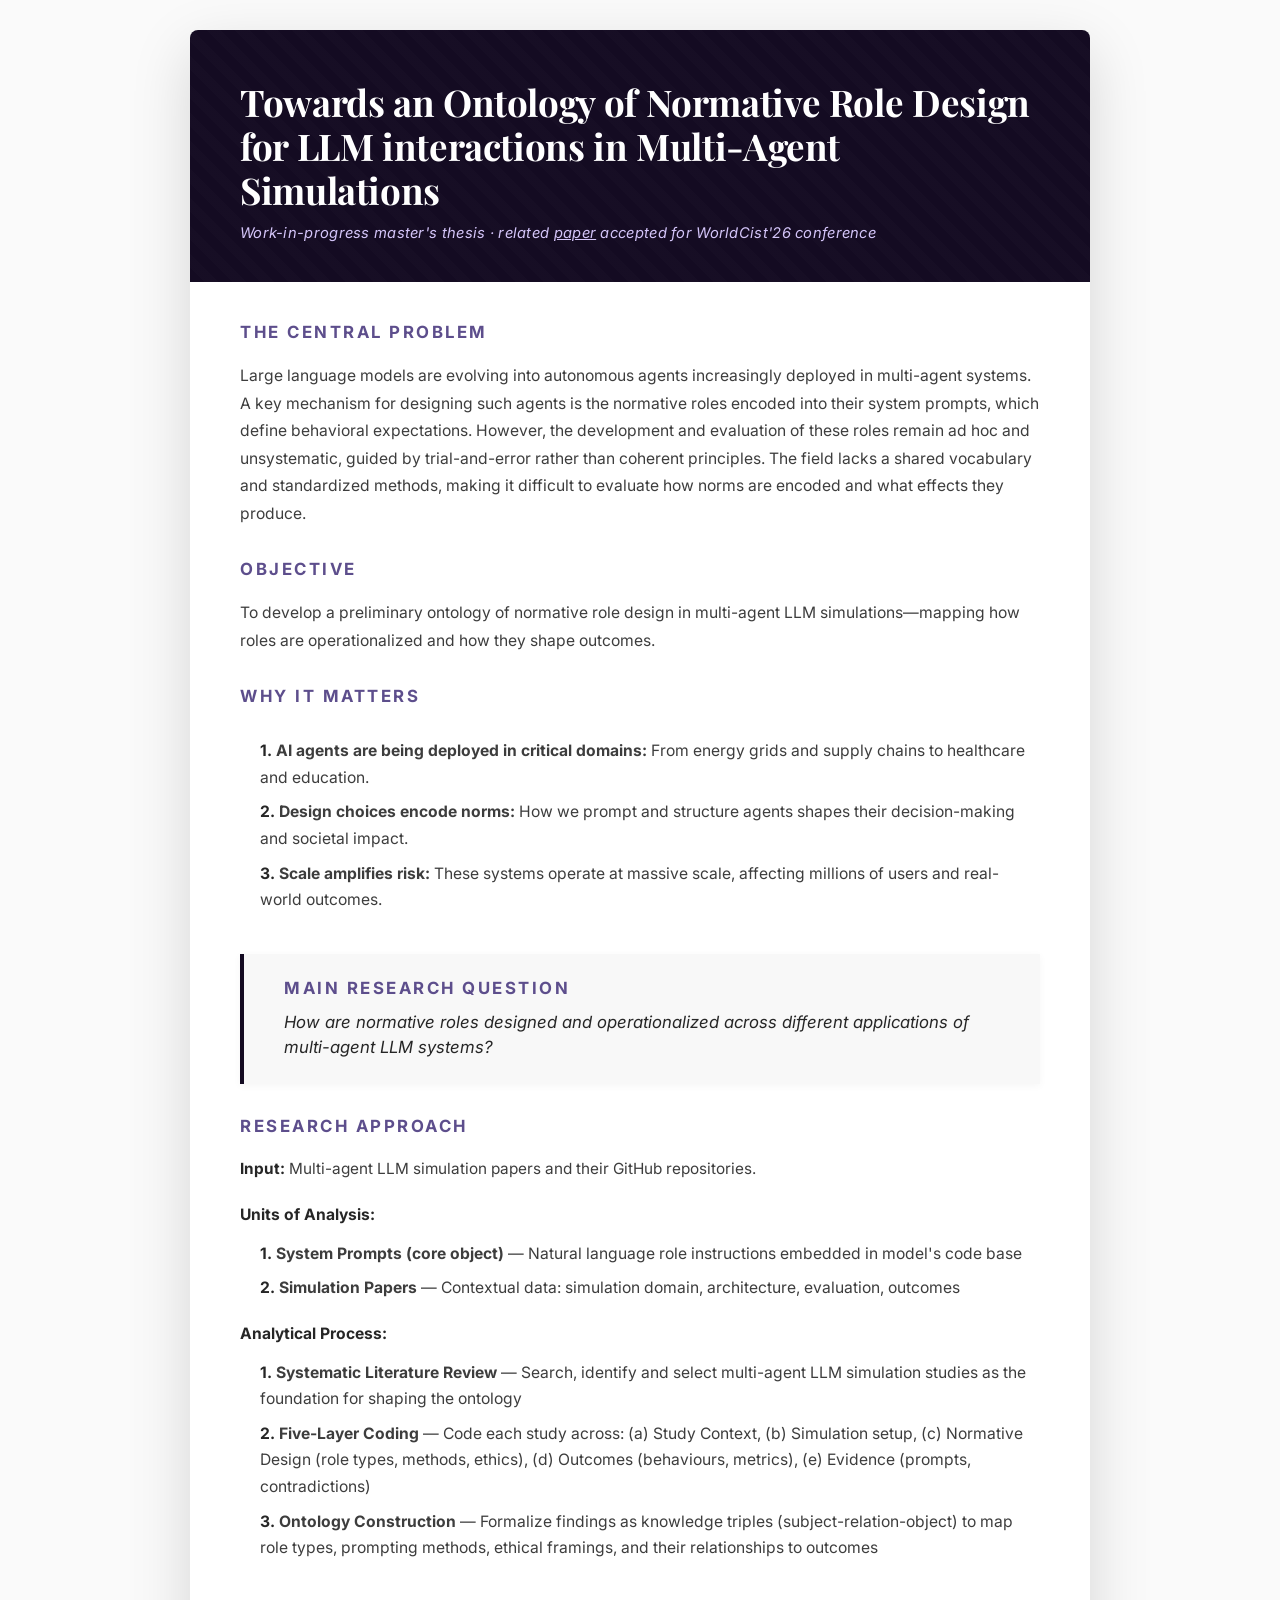
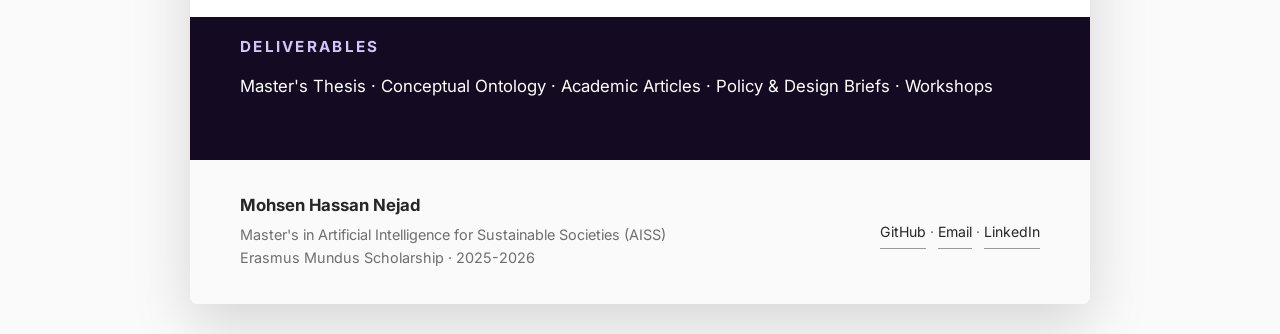
<file: one-pager/index.html>
<!DOCTYPE html>
<html lang="en">
<head>
    <meta charset="UTF-8">
    <meta name="viewport" content="width=device-width, initial-scale=1.0">
    <title>Simulated Norms - Thesis One-Pager</title>
    <link rel="preconnect" href="https://fonts.googleapis.com">
    <link rel="preconnect" href="https://fonts.gstatic.com" crossorigin>
    <link href="https://fonts.googleapis.com/css2?family=Inter:wght@400;600;700&family=Playfair+Display:wght@700;800&display=swap" rel="stylesheet">
    <style>
        * { margin: 0; padding: 0; box-sizing: border-box; }
        
        html {
            -webkit-text-size-adjust: 100%;
            -ms-text-size-adjust: 100%;
        }
        
        body {
            font-family: 'Inter', -apple-system, BlinkMacSystemFont, 'Segoe UI', sans-serif;
            background: #fafafa url('https://i.imgur.com/YourImageURL.jpg') center/cover fixed;
            color: rgba(26, 26, 26, 0.95);
            animation: fadeIn 0.6s ease-in;
            padding: 30px 20px;
            word-wrap: break-word;
            overflow-wrap: break-word;
        }
        
        @keyframes fadeIn {
            from { opacity: 0; }
            to { opacity: 1; }
        }
        
        .container { 
            max-width: 900px; 
            margin: 0 auto; 
            background: #fff;
            box-shadow: 0 20px 60px rgba(0,0,0,0.15);
            border-radius: 8px;
            overflow: hidden;
            width: 100%;
        }
        
        .hero {
            background: #140b22;
            color: #fff; padding: 50px 50px 40px;
            position: relative;
            overflow: hidden;
        }
        
        .hero::before {
            content: '';
            position: absolute;
            top: 0;
            left: 0;
            right: 0;
            bottom: 0;
            background: repeating-linear-gradient(
                45deg,
                transparent,
                transparent 10px,
                rgba(255,255,255,0.01) 10px,
                rgba(255,255,255,0.01) 20px
            );
            pointer-events: none;
        }
        .title { font-size: 2.3em; font-weight: 700; line-height: 1.2; margin-bottom: 12px; letter-spacing: -0.01em; font-family: 'Playfair Display', serif; position: relative; z-index: 1; }
        .subtitle { font-size: 0.92em; color: #d4c5f9; font-style: italic; font-weight: 400; letter-spacing: 0.02em; position: relative; z-index: 1; }
        .subtitle a { color: #d4c5f9; text-decoration: underline; }
        
        .content { padding: 40px 50px 15px; }

        .intro { font-size: 1.1em; line-height: 1.7; color: rgba(45, 45, 45, 0.95); }
        
        .question-block {
            background: #f8f8f8; padding: 24px 40px; margin: 32px 0; border-left: 4px solid #140b22;
            box-shadow: 0 2px 8px rgba(0,0,0,0.04);
            transition: transform 0.3s ease, box-shadow 0.3s ease;
        }
        
        .question-block:hover {
            transform: translateY(-2px);
            box-shadow: 0 4px 12px rgba(20,11,34,0.15);
        }
        .question-label {
            font-size: 1.05em; font-weight: 700; text-transform: uppercase; letter-spacing: 0.15em; color: #5d4e8c; margin-bottom: 12px;
        }
        .question-text { font-size: 1.05em; font-style: italic; line-height: 1.5; color: rgba(26, 26, 26, 0.95); }
        
        .two-col-section { display: flex; flex-direction: column; gap: 8px; margin-bottom: 32px; }
        .section-label {
            font-size: 1.05em; font-weight: 700; text-transform: uppercase; letter-spacing: 0.15em; color: #5d4e8c; margin-bottom: 12px;
        }
        .section-body { font-size: 0.98em; line-height: 1.75; color: rgba(51, 51, 51, 0.95); }
        
        .mechanisms-grid { display: grid; grid-template-columns: repeat(3, 1fr); gap: 18px; margin: 18px 0; }
        .mechanism-card { 
            background: #f8f7fa; 
            padding: 20px; 
            border-radius: 4px;
            border: 1px solid #e8e6ed;
            transition: all 0.3s ease;
            cursor: pointer;
        }
        .mechanism-card:hover {
            transform: translateY(-4px);
            box-shadow: 0 8px 16px rgba(20,11,34,0.1);
            border-color: #140b22;
            background: #fff;
        }
        .mechanism-title { font-weight: 700; color: rgba(26, 26, 26, 0.95); margin-bottom: 8px; font-size: 0.95em; }
        .mechanism-desc { font-size: 0.88em; color: rgba(102, 102, 102, 0.95); line-height: 1.5; }
        
        .design-note { font-size: 0.92em; color: rgba(102, 102, 102, 0.95); margin-top: 16px; font-style: italic; }
        
        .approach-item { 
            margin-bottom: 18px; 
        }
        
        .approach-item:first-child {
            margin-top: 0;
        }
        
        .approach-item:last-child {
            margin-bottom: 0;
        }
        
        .approach-label { 
            font-weight: 700; 
            font-size: 1.0em; 
            margin-bottom: 8px; 
            color: rgba(26, 26, 26, 0.95);
        }
        
        .approach-content { 
            font-size: 0.98em; 
            line-height: 1.75; 
            color: rgba(51, 51, 51, 0.95);
        }
        
        .approach-content strong {
            font-weight: 700;
            color: rgba(26, 26, 26, 0.95);
        }
        
        .units-list {
            margin: 12px 0 0 20px;
            list-style: none;
            counter-reset: item;
        }

        .units-list li {
            margin-bottom: 8px;
            line-height: 1.7;
            counter-increment: item;
            position: relative;
            padding-left: 0;
        }

        .units-list li::before {
            content: counter(item) ". ";
            font-weight: 700;
            color: rgba(26, 26, 26, 0.95);
        }
        
        .note-box {
            background: #fff5f5;
            border-left: 3px solid #dc2626;
            padding: 16px 18px;
            margin: 18px 0 0 0;
            font-size: 0.92em;
            line-height: 1.7;
            color: #991b1b;
        }

        .theoretical-framework { margin-top: 8px; }
        
        .theory-list { display: grid; gap: 10px; }
        .theory-item { display: flex; gap: 12px; }
        .theory-bullet { width: 6px; height: 6px; background: #140b22; border-radius: 50%; margin-top: 10px; flex-shrink: 0; }
        .theory-content { flex: 1; }
        .theory-title { font-weight: 700; color: rgba(26, 26, 26, 0.95); display: inline; }
        .theory-text  { color: rgba(51, 51, 51, 0.95); display: inline; line-height: 1.7; }
        
        .contributions { background: #140b22; color: #fff; padding: 20px 50px 35px; margin-top: 0; }
        .contributions-title { font-size: 0.95em; font-weight: 700; text-transform: uppercase; letter-spacing: 0.15em; color: #d4c5f9; margin-bottom: 16px; }
        .contributions-text { font-size: 1.05em; line-height: 1.7; margin-bottom: 24px; }
        .deliverables { font-size: 0.9em; opacity: 0.75; line-height: 1.6; }
        .deliverables strong { opacity: 1; font-weight: 600; }
        
        .footer { background: #fafafa; padding: 35px 50px; display: flex; justify-content: space-between; align-items: center; }
        .author-block { flex: 1; }
        .author-name { font-size: 1.05em; font-weight: 700; color: rgba(26, 26, 26, 0.95); margin-bottom: 8px; }
        .author-details { font-size: 0.9em; color: rgba(102, 102, 102, 0.95); line-height: 1.6; }
        .links { display: flex; flex-direction: column; gap: 10px; align-items: flex-end; }
        .link-item { font-size: 0.9em; }
        .link-item a { 
            color: rgba(26, 26, 26, 0.95); 
            text-decoration: none; 
            border-bottom: 2px solid #140b22; 
            padding-bottom: 2px; 
            transition: all 0.2s ease;
            display: inline-block;
            min-height: 44px;
            line-height: 44px;
        }
        .link-item a:hover { 
            color: #140b22;
            border-bottom-color: transparent;
            transform: translateY(-1px);
        }
        .contact-links { font-size: 0.88em; color: rgba(102, 102, 102, 0.95); }
        .contact-links a { 
            color: rgba(26, 26, 26, 0.95); 
            text-decoration: none; 
            border-bottom: 1px solid #999;
            transition: all 0.2s ease;
            padding: 8px 0;
            display: inline-block;
        }
        .contact-links a:hover { 
            color: #140b22;
            border-bottom-color: #140b22;
        }
        
        @media (max-width: 768px) {
            body { padding: 15px 10px; }
            .container { box-shadow: 0 10px 30px rgba(0,0,0,0.1); border-radius: 6px; }
            .hero { padding: 30px 25px 25px; }
            .title { font-size: 1.6em; line-height: 1.3; }
            .subtitle { font-size: 0.85em; }
            .content { padding: 30px 25px 15px; }
            .contributions { padding: 25px 25px 30px; }
            .footer { padding: 25px 25px; flex-direction: column; align-items: flex-start; gap: 20px; }
            .two-col-section { display: flex; flex-direction: column; gap: 8px; margin-bottom: 28px; }
            .section-label { font-size: 0.95em; }
            .section-body { font-size: 0.95em; }
            .question-block { padding: 20px 25px; margin: 28px 0; }
            .question-label { font-size: 0.95em; }
            .question-text { font-size: 1em; }
            .mechanisms-grid { grid-template-columns: 1fr; }
            .links { align-items: flex-start; }
            .link-item a { min-height: 48px; line-height: 48px; }
            .approach-content { font-size: 0.95em; }
            .units-list { margin-left: 18px; font-size: 0.95em; }
            .contributions-text { font-size: 1em; }
        }
        
        @media (max-width: 480px) {
            body { padding: 10px 5px; }
            .container { box-shadow: 0 5px 20px rgba(0,0,0,0.08); border-radius: 4px; }
            .hero { padding: 25px 20px 20px; }
            .title { font-size: 1.4em; }
            .content { padding: 25px 20px 15px; }
            .contributions { padding: 20px 20px 25px; }
            .footer { padding: 20px 20px; }
            .question-block { padding: 18px 20px; }
            .section-label { font-size: 0.9em; }
        }
        
        @media print {
            body { background: #fff; }
            .hero { background: #140b22; -webkit-print-color-adjust: exact; print-color-adjust: exact; }
        }

        .section-sep { border-top: 1px solid #e6e6e6; margin: 32px 0 24px 0; }

        h1, h2, h3, h4 { margin-top: 0.6em; margin-bottom: 0.4em; }
        p { margin-top: 0.4em; margin-bottom: 0.6em; }
        ul, ol { margin-top: 0.4em; margin-bottom: 0.6em; }
    </style>
</head>
<body>
    <div class="container">
        <div class="hero">
            <div class="title">Towards an Ontology of Normative Role Design for LLM interactions in Multi-Agent Simulations</div>
            <div class="subtitle">Work-in-progress master's thesis · related <a href="https://mohsen-hn.com/assets/Ontology_of_normative_design.pdf" target="_blank" rel="noopener noreferrer">paper</a> accepted for WorldCist'26 conference</div>
        </div>
        
        <div class="content">
            <div class="two-col-section">
                <div class="section-label">The Central Problem</div>
                <div class="section-body">
                     Large language models are evolving into autonomous agents increasingly deployed in multi-agent systems. A key mechanism for designing such agents is the normative roles encoded into their system prompts, which define behavioral expectations. However, the development and evaluation of these roles remain ad hoc and unsystematic, guided by trial-and-error rather than coherent principles. The field lacks a shared vocabulary and standardized methods, making it difficult to evaluate how norms are encoded and what effects they produce.
                </div>
            </div>

            <div class="two-col-section">
                <div class="section-label">Objective</div>
                <div class="section-body">
                     To develop a preliminary ontology of normative role design in multi-agent LLM simulations—mapping how roles are operationalized and how they shape outcomes.
                </div>
            </div>

            <div class="two-col-section">
                <div class="section-label">Why it Matters</div>
                <div class="section-body">
                     <ol class="units-list">
                         <li><strong>AI agents are being deployed in critical domains:</strong> From energy grids and supply chains to healthcare and education.</li>
                         <li><strong>Design choices encode norms:</strong> How we prompt and structure agents shapes their decision-making and societal impact.</li>
                         <li><strong>Scale amplifies risk:</strong> These systems operate at massive scale, affecting millions of users and real-world outcomes.</li>
                     </ol>
                </div>
            </div>

            <div class="question-block">
                <div class="question-label">Main Research Question</div>
                <div class="question-text">
                    How are normative roles designed and operationalized across different applications of multi-agent LLM systems?
                </div>
            </div>
            
            <div class="two-col-section">
                <div class="section-label">Research Approach</div>
                <div class="section-body">
                    <div class="approach-item">
                        <div class="approach-content"><strong>Input:</strong> Multi-agent LLM simulation papers and their GitHub repositories.</div>
                    </div>

                    <div class="approach-item">
                        <div class="approach-label">Units of Analysis:</div>
                        <ol class="units-list">
                            <li><strong>System Prompts (core object)</strong> — Natural language role instructions embedded in model's code base</li>
                            <li><strong>Simulation Papers</strong> — Contextual data: simulation domain, architecture, evaluation, outcomes</li>
                        </ol>
                    </div>

                    <div class="approach-item">
                        <div class="approach-label">Analytical Process:</div>
                        <ol class="units-list">
                            <li><strong>Systematic Literature Review</strong> — Search, identify and select multi-agent LLM simulation studies as the foundation for shaping the ontology</li>
                            <li><strong>Five-Layer Coding</strong> — Code each study across: (a) Study Context, (b) Simulation setup, (c) Normative Design (role types, methods, ethics), (d) Outcomes (behaviours, metrics), (e) Evidence (prompts, contradictions)</li>
                            <li><strong>Ontology Construction</strong> — Formalize findings as knowledge triples (subject-relation-object) to map role types, prompting methods, ethical framings, and their relationships to outcomes</li>
                        </ol>
                    </div>
                </div>
            </div>
        </div>
        
        <div class="contributions">
            <div class="contributions-title">Deliverables</div>
            <div class="contributions-text">
                Master's Thesis · Conceptual Ontology · Academic Articles · Policy & Design Briefs · Workshops
            </div>
        </div>

        <div class="footer">
            <div class="author-block">
                <div class="author-name">Mohsen Hassan Nejad</div>
                <div class="author-details">
                    Master's in Artificial Intelligence for Sustainable Societies (AISS)<br>
                    Erasmus Mundus Scholarship · 2025-2026
                </div>
            </div>
            <div class="links">
                <div class="contact-links">
                    <a href="https://github.com/TechNejad">GitHub</a> · 
                    <a href="mailto:mohsen.nejad94@gmail.com">Email</a> · 
                    <a href="https://www.linkedin.com/in/mohsenhassannejad/">LinkedIn</a>
                </div>
            </div>
        </div>
    </div>
</body>
</html>
</file>
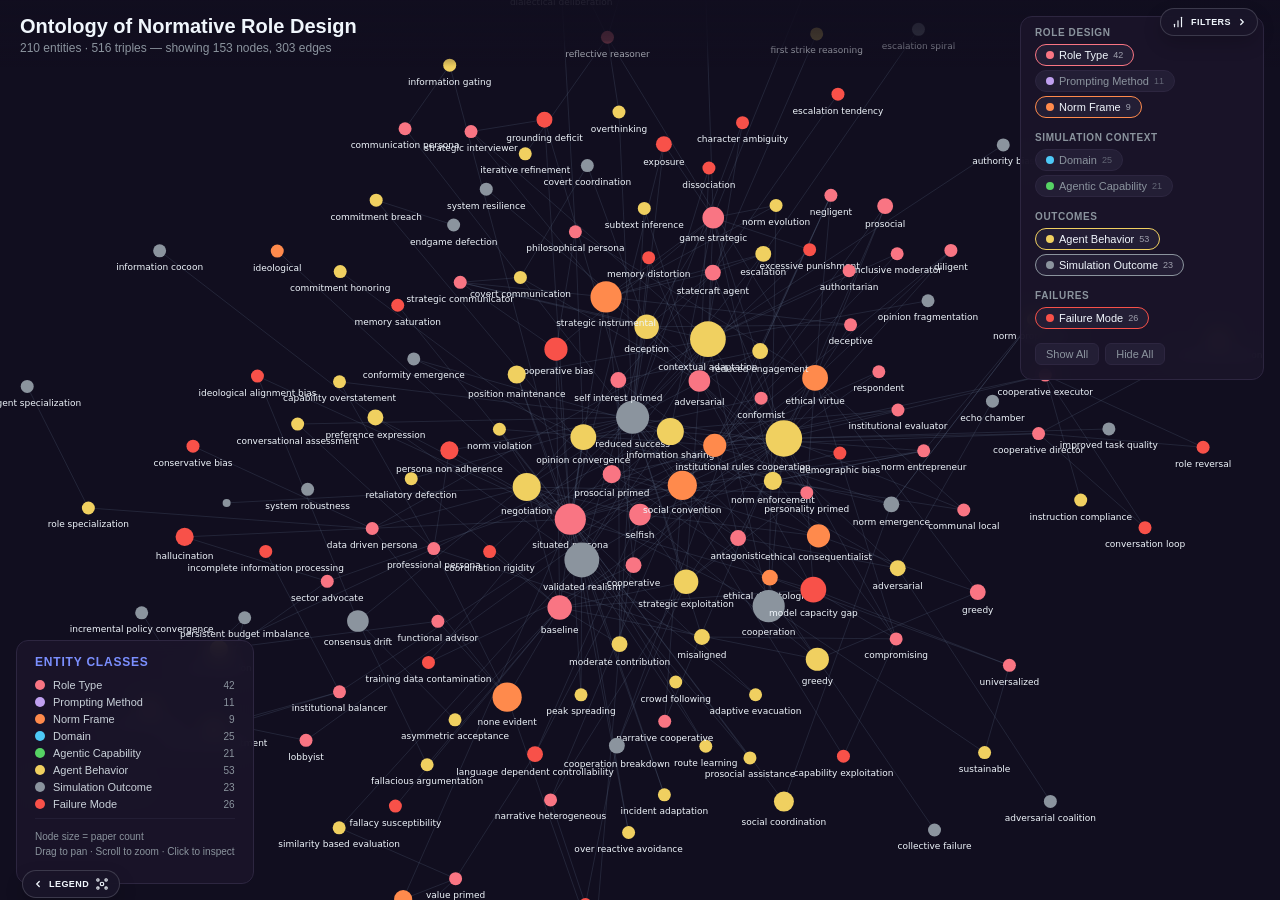
<file: ontology-map.html>
<!DOCTYPE html>
<html lang="en">
<head>
<meta charset="UTF-8">
<meta name="viewport" content="width=device-width, initial-scale=1.0, maximum-scale=5.0, user-scalable=yes">
<title>Ontology of Normative Role Design — Knowledge Graph</title>
<style>
* { margin: 0; padding: 0; box-sizing: border-box; }
body {
  font-family: 'Inter', -apple-system, BlinkMacSystemFont, 'Segoe UI', Roboto, sans-serif;
  background: #110e1f; color: #c9d1d9; overflow: hidden;
  -webkit-user-select: none; user-select: none;
}
canvas#graph { width: 100vw; height: 100vh; display: block; }

/* Header ribbon */
#header {
  position: fixed; top: 0; left: 0; right: 0; z-index: 100;
  pointer-events: none;
  padding: 14px 20px 12px;
  background: linear-gradient(180deg, #110e1fee 0%, #110e1fcc 60%, transparent 100%);
}
#header h1 { font-size: 20px; font-weight: 700; color: #f0f6fc; line-height: 1.2; }
#header p { font-size: 12px; color: #8b949e; margin-top: 3px; }

/* Tooltip */
#tooltip {
  position: fixed; pointer-events: none; opacity: 0;
  background: #1a1529; border: 1px solid #2d2640; border-radius: 10px;
  padding: 14px 18px; max-width: 360px; font-size: 13px; line-height: 1.5;
  box-shadow: 0 12px 40px rgba(0,0,0,0.5); z-index: 200;
  transition: opacity 0.12s ease;
}
#tooltip.visible { opacity: 1; }
.tt-title { font-weight: 700; font-size: 14px; margin-bottom: 2px; color: #f0f6fc; }
.tt-class { font-size: 10px; text-transform: uppercase; letter-spacing: 0.8px; margin-bottom: 6px; opacity: 0.5; }
.tt-def { font-size: 12px; color: #c9d1d9; line-height: 1.5; }
.tt-papers { font-size: 11px; color: #8b949e; margin-top: 6px; }

/* Desktop toggle tabs */
.panel-tab {
  position: fixed; z-index: 101; cursor: pointer;
  background: rgba(26, 21, 41, 0.96); border: 1px solid rgba(240, 246, 252, 0.16);
  color: #f0f6fc; font-size: 10px; font-weight: 600;
  letter-spacing: 0.45px; text-transform: uppercase;
  backdrop-filter: blur(10px); -webkit-backdrop-filter: blur(10px);
  box-shadow: 0 8px 18px rgba(0, 0, 0, 0.18);
  transition: all 0.3s ease;
  display: flex; align-items: center; gap: 6px;
  padding: 7px 11px;
}
.panel-tab:hover {
  background: rgba(35, 30, 53, 0.99);
  border-color: rgba(240, 246, 252, 0.24);
  color: #ffffff;
}
.panel-tab svg { transition: transform 0.3s ease; }

#tab-controls {
  top: 8px; right: 22px; border-radius: 999px;
  padding: 6px 10px;
  font-size: 9px;
}
#tab-controls.hidden { right: 16px; }

#tab-legend {
  bottom: 2px; left: 22px; border-radius: 999px;
  padding: 6px 10px;
  font-size: 9px;
}
#tab-legend.hidden { left: 16px; }

/* Controls panel */
#controls {
  position: fixed; top: 16px; right: 16px;
  background: #1a1529ee; border: 1px solid #2d2640; border-radius: 12px;
  padding: 10px 14px 14px; z-index: 100; width: 244px;
  max-height: calc(100vh - 32px); overflow-y: auto;
  backdrop-filter: blur(10px); -webkit-backdrop-filter: blur(10px);
  transition: transform 0.3s ease, opacity 0.3s ease;
}
#controls.hidden {
  transform: translateX(calc(100% + 28px));
  opacity: 0; pointer-events: none;
}
#controls h3 {
  display: none;
}
.filter-section { margin-bottom: 14px; }
.filter-section-title {
  font-size: 10px; font-weight: 600; color: #8b949e;
  text-transform: uppercase; letter-spacing: 0.6px; margin-bottom: 6px;
}
.filter-pills { display: flex; flex-wrap: wrap; gap: 4px; }
.filter-pill {
  display: inline-flex; align-items: center; gap: 5px;
  padding: 4px 10px; border-radius: 14px;
  background: #231e35; border: 1px solid #2d2640;
  color: #8b949e; cursor: pointer; font-size: 11px;
  transition: all 0.15s ease; white-space: nowrap;
}
.filter-pill:hover { background: #2d2640; color: #c9d1d9; }
.filter-pill.active { color: #f0f6fc; border-color: currentColor; }
.filter-pill .dot {
  width: 8px; height: 8px; border-radius: 50%; flex-shrink: 0;
}
.filter-pill .count { font-size: 9px; opacity: 0.6; }
.controls-divider { height: 1px; background: #231e35; margin: 12px 0; }
.filter-actions { display: flex; gap: 6px; margin-top: 10px; }
.action-btn {
  padding: 4px 10px; border-radius: 6px; border: 1px solid #2d2640;
  background: #231e35; color: #8b949e; cursor: pointer; font-size: 11px;
  transition: all 0.15s;
}
.action-btn:hover { background: #2d2640; color: #f0f6fc; }

/* Legend */
#legend {
  position: fixed; bottom: 16px; left: 16px;
  background: #1a1529ee; border: 1px solid #2d2640; border-radius: 12px;
  padding: 14px 18px 24px; z-index: 100;
  backdrop-filter: blur(10px); -webkit-backdrop-filter: blur(10px);
  max-width: 240px;
  transition: transform 0.3s ease, opacity 0.3s ease;
}
#legend.hidden {
  transform: translateX(calc(-100% - 32px));
  opacity: 0; pointer-events: none;
}
#legend h3 {
  font-size: 12px; font-weight: 600; color: #7b8fff;
  text-transform: uppercase; letter-spacing: 0.8px; margin-bottom: 10px;
  cursor: default;
}
#legend-toggle {
  display: none; /* only shown on mobile */
  cursor: pointer; font-size: 14px; color: #8b949e;
  margin-left: auto; transition: transform 0.2s;
}
#legend-toggle.collapsed { transform: rotate(180deg); }
#legend-body { max-height: 400px; transition: max-height 0.3s ease, opacity 0.2s ease; overflow: hidden; }
#legend-body.collapsed { max-height: 0; opacity: 0; margin-top: 0; }
.legend-row {
  display: flex; align-items: center; gap: 8px; margin-bottom: 5px;
  font-size: 11px; color: #c9d1d9;
}
.legend-dot { width: 10px; height: 10px; border-radius: 50%; flex-shrink: 0; }
.legend-count { margin-left: auto; color: #8b949e; font-size: 10px; }
.legend-note { font-size: 10px; color: #8b949e; margin-top: 10px; line-height: 1.5; }
.legend-divider { height: 1px; background: #231e35; margin: 8px 0; }

/* Info panel (click detail) */
#info-panel {
  position: fixed; right: 16px; bottom: 16px;
  background: #1a1529; border: 1px solid #2d2640; border-radius: 12px;
  padding: 18px; z-index: 100; width: 340px; max-height: 50vh;
  overflow-y: auto; display: none;
  backdrop-filter: blur(10px); -webkit-backdrop-filter: blur(10px);
  box-shadow: 0 12px 40px rgba(0,0,0,0.4);
}
#info-panel.visible { display: block; }
#close-panel {
  position: absolute; top: 10px; right: 14px; cursor: pointer;
  color: #8b949e; font-size: 18px; line-height: 1;
}
#close-panel:hover { color: #f0f6fc; }
#panel-title { font-size: 15px; font-weight: 700; color: #f0f6fc; margin-bottom: 4px; padding-right: 24px; }
#panel-class { font-size: 10px; text-transform: uppercase; letter-spacing: 0.8px; color: #8b949e; margin-bottom: 8px; }
#panel-def { font-size: 12px; color: #c9d1d9; line-height: 1.5; margin-bottom: 10px; }
.rel-section-title { font-size: 10px; font-weight: 600; color: #7b8fff; text-transform: uppercase; letter-spacing: 0.5px; margin: 8px 0 4px; }
.rel-item {
  display: flex; gap: 6px; padding: 3px 0; font-size: 11px;
  border-bottom: 1px solid #231e35;
}
.rel-label { color: #7b8fff; font-weight: 600; min-width: 90px; flex-shrink: 0; }
.rel-target { color: #c9d1d9; }

/* Mobile hamburger */
#mobile-toggle {
  display: none; position: fixed; top: 10px; right: 12px; z-index: 200;
  width: 36px; height: 36px; border-radius: 8px;
  background: #1a1529cc; border: 1px solid #2d2640;
  cursor: pointer; align-items: center; justify-content: center;
}
#mobile-toggle svg { fill: #c9d1d9; }

/* Scrollbar */
::-webkit-scrollbar { width: 4px; }
::-webkit-scrollbar-track { background: transparent; }
::-webkit-scrollbar-thumb { background: #2d2640; border-radius: 2px; }

/* Mobile */
@media (max-width: 768px) {
  #header { padding: 10px 16px 10px; }
  #header h1 { font-size: 15px; max-width: calc(100vw - 70px); }
  #header p { font-size: 10px; }
  #controls h3 {
    display: block;
    font-size: 12px; font-weight: 600; color: #7b8fff;
    text-transform: uppercase; letter-spacing: 0.8px; margin-bottom: 12px;
  }
  #controls {
    position: fixed; top: 0; right: -280px; width: 270px; height: 100vh;
    border-radius: 0; padding: 60px 16px 16px;
    transition: right 0.3s ease; overflow-y: auto;
  }
  #controls.open { right: 0; }
  #mobile-toggle { display: flex; }
  .panel-tab { display: none; }
  #legend {
    max-width: 180px; padding: 10px 14px; bottom: 10px; left: 10px;
  }
  #legend h3 {
    font-size: 10px; margin-bottom: 0;
    display: flex; align-items: center;
  }
  #legend-toggle { display: inline-block; }
  /* collapsed state handled by .collapsed class, not media query */
  .legend-row { font-size: 10px; margin-bottom: 3px; }
  .legend-dot { width: 8px; height: 8px; }
  .legend-note { font-size: 9px; }
  #info-panel {
    width: calc(100vw - 32px); left: 16px; right: 16px;
    max-height: 40vh; bottom: 10px;
  }
  #tooltip { display: none !important; }
}
</style>
</head>
<body>

<div id="header">
  <h1>Ontology of Normative Role Design</h1>
  <p id="stats-line">Loading...</p>
</div>

<div id="tooltip">
  <div class="tt-title"></div>
  <div class="tt-class"></div>
  <div class="tt-def"></div>
  <div class="tt-papers"></div>
</div>

<div id="mobile-toggle" onclick="toggleControls()" role="button" aria-label="Toggle filters" tabindex="0">
  <svg width="20" height="20" viewBox="0 0 20 20" aria-hidden="true"><rect y="3" width="20" height="2" rx="1"/><rect y="9" width="20" height="2" rx="1"/><rect y="15" width="20" height="2" rx="1"/></svg>
</div>

<div id="tab-controls" class="panel-tab" onclick="toggleDesktopControls()" role="button" aria-label="Toggle filters panel" tabindex="0">
  <svg width="14" height="14" viewBox="0 0 24 24" fill="none" stroke="currentColor" stroke-width="2" stroke-linecap="round" aria-hidden="true"><path d="M12 20V10"/><path d="M18 20V4"/><path d="M6 20v-4"/></svg>
  <span>Filters</span>
  <svg class="chevron" width="10" height="10" viewBox="0 0 24 24" fill="none" stroke="currentColor" stroke-width="3" stroke-linecap="round" aria-hidden="true"><path d="M9 18l6-6-6-6"/></svg>
</div>

<div id="controls">
  <h3>Filter by Class</h3>
  <div id="filter-container"></div>
  <div class="filter-actions">
    <button class="action-btn" onclick="showAll()">Show All</button>
    <button class="action-btn" onclick="hideAll()">Hide All</button>
  </div>
</div>

<div id="tab-legend" class="panel-tab" onclick="toggleDesktopLegend()" role="button" aria-label="Toggle legend panel" tabindex="0">
  <svg class="chevron" width="10" height="10" viewBox="0 0 24 24" fill="none" stroke="currentColor" stroke-width="3" stroke-linecap="round" aria-hidden="true"><path d="M15 18l-6-6 6-6"/></svg>
  <span>Legend</span>
  <svg width="14" height="14" viewBox="0 0 24 24" fill="none" stroke="currentColor" stroke-width="2" stroke-linecap="round" aria-hidden="true"><circle cx="12" cy="12" r="3"/><circle cx="5" cy="5" r="2"/><circle cx="19" cy="5" r="2"/><circle cx="5" cy="19" r="2"/><circle cx="19" cy="19" r="2"/></svg>
</div>

<div id="legend"></div>

<div id="info-panel">
  <span id="close-panel" onclick="closePanel()">&#x2715;</span>
  <div id="panel-title"></div>
  <div id="panel-class"></div>
  <div id="panel-def"></div>
  <div id="panel-relations"></div>
</div>

<canvas id="graph" role="img" aria-label="Interactive knowledge graph of normative role design ontology"></canvas>

<script>
// ============================================================
// DATA
// ============================================================
const rawEntities = [{"name": "domain_negotiation","cls": "B1.Domain","definition": "Multi-party bargaining and deal-making","papers": 5},{"name": "domain_social_simulation","cls": "B1.Domain","definition": "General social behaviour simulation","papers": 5},{"name": "domain_non_zero_sum","cls": "B1.Domain","definition": "[DRAFT — verify against PAPER_2 §describing game setup] Game-theoretic domain where agents' gains are not strictly opposed: one agent's gain does not require another's equivalent loss, allowing mutual benefit through cooperation or trade.","papers": 1},{"name": "domain_tragedy_of_commons","cls": "B1.Domain","definition": "Classic commons governance dilemma","papers": 1},{"name": "capability_collective_awareness","cls": "B3.Agentic_Capability","definition": "Ability to reason about group-level consequences","papers": 1},{"name": "capability_communication","cls": "B3.Agentic_Capability","definition": "Inter-agent natural language messaging","papers": 29},{"name": "capability_exploration_step","cls": "B3.Agentic_Capability","definition": "CoT step generating multiple alternative proposals","papers": 1},{"name": "capability_feedback_adaptation","cls": "B3.Agentic_Capability","definition": "Updating strategy based on group feedback","papers": 16},{"name": "capability_planning","cls": "B3.Agentic_Capability","definition": "Multi-step action planning within agent reasoning","papers": 17},{"name": "capability_resource_evaluation","cls": "B3.Agentic_Capability","definition": "Evaluating extraction/resource trade-offs","papers": 1},{"name": "capability_theory_of_mind","cls": "B3.Agentic_Capability","definition": "Modelling other agents' beliefs and intentions","papers": 7},{"name": "role_type_baseline","cls": "A1.Role_Type","definition": "Neutral role with no normative direction","papers": 7},{"name": "role_type_selfish","cls": "A1.Role_Type","definition": "Agent indifferent to others' welfare","papers": 5},{"name": "role_type_universalized","cls": "A1.Role_Type","definition": "Agent prompted to consider universal consequences of their actions","papers": 1},{"name": "role_type_communal_local","cls": "A1.Role_Type","definition": "Agent assigned a community-rooted identity with implicit care obligations toward the group; not given explicit behavioral rules but oriented through belonging and social ties.","papers": 1},{"name": "role_type_compromising","cls": "A1.Role_Type","definition": "Agent oriented toward balanced, fair agreements","papers": 1},{"name": "role_type_greedy","cls": "A1.Role_Type","definition": "Agent explicitly prompted to self-maximise","papers": 2},{"name": "role_type_adversarial","cls": "A1.Role_Type","definition": "Agent designed to obstruct, manipulate, or harm others","papers": 5},{"name": "norm_designed","cls": "A3.Norm_Origin","definition": "Normative behaviour explicitly injected via system prompt","papers": 34},{"name": "method_incentive_structure","cls": "A2.Prompting_Method","definition": "Roles operationalised through explicit reward/score maximisation instructions","papers": 17},{"name": "method_persona_framing","cls": "A2.Prompting_Method","definition": "Role specified by assigning an identity or character ('you are a fair negotiator')","papers": 31},{"name": "method_principle_statement","cls": "A2.Prompting_Method","definition": "Role specified via a normative principle ('what if everyone did this?')","papers": 2},{"name": "norm_frame_ethical_consequentialist","cls": "A4.Norm_Frame","definition": "Role grounded in outcome optimisation (individual or collective)","papers": 6},{"name": "norm_frame_ethical_deontological","cls": "A4.Norm_Frame","definition": "Role grounded in universal duty/principle ('act as if everyone acted the same')","papers": 2},{"name": "norm_frame_ethical_virtue","cls": "A4.Norm_Frame","definition": "Role grounded in character traits or dispositions — positive (e.g., 'be a fair, empathetic negotiator') or negative (e.g., 'you are selfish and not willing to help others')","papers": 8},{"name": "behavior_adversarial","cls": "C1.Agent_Behavior","definition": "Agent actively obstructs or manipulates others","papers": 2},{"name": "behavior_negotiation","cls": "C1.Agent_Behavior","definition": "Agents use natural language to coordinate and negotiate","papers": 10},{"name": "behavior_cooperation","cls": "C1.Agent_Behavior","definition": "Agent acts in alignment with collective goals","papers": 19},{"name": "behavior_greedy","cls": "C1.Agent_Behavior","definition": "Agent over-extracts or self-maximises at group expense","papers": 6},{"name": "behavior_sustainable","cls": "C1.Agent_Behavior","definition": "Agent restrains extraction to preserve shared resource","papers": 1},{"name": "behavior_misaligned","cls": "C1.Agent_Behavior","definition": "Agent behaviour deviates from its designed normative role, producing unintended outcomes","papers": 2},{"name": "behavior_norm_enforcement","cls": "C1.Agent_Behavior","definition": "Emergent, unprompted behaviour in which non-selfish community agents enforce shared norms on a defector through communication and social pressure. Not designed into any agent role; arises from interaction dynamics.","papers": 3},{"name": "simulation_outcome_adversarial_coalition","cls": "C3.Simulation_Outcome","definition": "Adversarial agents form alliances to isolate or harm a target","papers": 1},{"name": "simulation_outcome_cooperation","cls": "C3.Simulation_Outcome","definition": "Agents achieve sustained collective coordination","papers": 14},{"name": "simulation_outcome_collective_failure","cls": "C3.Simulation_Outcome","definition": "System fails; shared resource depleted or negotiation breaks down","papers": 1},{"name": "simulation_outcome_reduced_success","cls": "C3.Simulation_Outcome","definition": "Collective outcomes degraded but not total collapse","papers": 15},{"name": "failure_mode_capability_exploitation","cls": "D1.Failure_Mode","definition": "A capability intended to support a role is instead exploited to undermine it (e.g., exploration step repurposed for self-maximisation)","papers": 1},{"name": "failure_mode_model_capacity_gap","cls": "D1.Failure_Mode","definition": "Role design works for capable models but fails for weaker LLMs due to reasoning capacity gap","papers": 8},{"name": "role_type_situated_persona","cls": "A1.Role_Type","definition": "Agent assigned a detailed personal identity (demographics, family, location, emotional state) and instructed to act as that person would; no explicit behavioral directive beyond realism","papers": 13},{"name": "norm_frame_none_evident","cls": "A4.Norm_Frame","definition": "No identifiable normative framework grounding the role; normative indicators may be present but no ethical, institutional, social, ideological, or strategic logic organizes the behavioral expectations","papers": 11},{"name": "domain_disaster_evacuation","cls": "B1.Domain","definition": "Crowd evacuation simulation during natural disaster scenarios with life-or-death stakes and time pressure","papers": 2},{"name": "behavior_adaptive_evacuation","cls": "C1.Agent_Behavior","definition": "Agent dynamically revises evacuation plans and routes in response to real-time congestion or hazard conditions, rerouting to avoid bottlenecks","papers": 1},{"name": "capability_memory","cls": "B3.Agentic_Capability","definition": "Maintaining concise summaries of past decisions and observations for behavioral continuity across timesteps","papers": 17},{"name": "capability_environmental_perception","cls": "B3.Agentic_Capability","definition": "Perceiving dynamic environmental state including hazard conditions, crowd behavior, and spatial information","papers": 10},{"name": "capability_emotional_reasoning","cls": "B3.Agentic_Capability","definition": "Self-assessing emotional state on a structured scale that influences subsequent decision-making","papers": 1},{"name": "behavior_information_sharing","cls": "C1.Agent_Behavior","definition": "Agents exchange situational information through natural language communication during a crisis","papers": 9},{"name": "behavior_prosocial_assistance","cls": "C1.Agent_Behavior","definition": "Agent voluntarily assists vulnerable individuals during evacuation without being explicitly instructed to do so","papers": 1},{"name": "behavior_crowd_following","cls": "C1.Agent_Behavior","definition": "Agent moves with the majority without a clear personal plan, typically during high emotional states","papers": 1},{"name": "simulation_outcome_validated_realism","cls": "C3.Simulation_Outcome","definition": "Simulation produces outcomes validated against real-world disaster data across behavioral, temporal, and spatial metrics","papers": 17},{"name": "norm_frame_institutional_rules","cls": "A4.Norm_Frame","definition": "Behavioral expectations grounded in social institutions (employment schedules, family obligations, transportation regulations) rather than ethical principles; agents are told what they must do as social role occupants","papers": 6},{"name": "domain_urban_mobility","cls": "B1.Domain","definition": "Daily travel behavior simulation in urban transportation networks with activity scheduling, route/mode choice, and congestion dynamics","papers": 1},{"name": "capability_reflection","cls": "B3.Agentic_Capability","definition": "Transforming specific experiences into generalized insights through structured reflection processes, enabling progressive behavioral adaptation over time","papers": 12},{"name": "behavior_peak_spreading","cls": "C1.Agent_Behavior","definition": "Agents temporally shift departure times to avoid congestion, distributing traffic demand across time periods","papers": 1},{"name": "behavior_route_learning","cls": "C1.Agent_Behavior","definition": "Agents learn preferred routes from accumulated travel experiences and reflection, developing stable route preferences over time","papers": 1},{"name": "behavior_social_coordination","cls": "C1.Agent_Behavior","definition": "Agents coordinate daily logistics (childcare, vehicle sharing, schedule alignment) with household members and friends through natural language chat","papers": 4},{"name": "behavior_incident_adaptation","cls": "C1.Agent_Behavior","definition": "Agents adapt travel behavior in response to network disruptions through route changes, departure time shifts, and mode adjustments","papers": 1},{"name": "behavior_over_reactive_avoidance","cls": "C1.Agent_Behavior","definition": "Agents persistently avoid previously disrupted routes beyond rational recovery, exhibiting hysteresis in route choice behavior","papers": 1},{"name": "failure_mode_cooperative_bias","cls": "D1.Failure_Mode","definition": "LLM agents exhibit excessive cooperativeness reflecting training as helpful assistants rather than realistic individual behavior","papers": 6},{"name": "method_narrative_priming","cls": "A2.Prompting_Method","definition": "Role operationalized by appending a cultural narrative (folk tale, fable, allegory) to the system prompt to implicitly shape behavioral disposition without explicit behavioral instruction","papers": 1},{"name": "role_type_narrative_cooperative","cls": "A1.Role_Type","definition": "Agent primed with a cooperation-themed cultural narrative (folk tale emphasizing teamwork, unity, collective benefit) to implicitly orient behavior toward cooperation","papers": 1},{"name": "role_type_narrative_nonsensical","cls": "A1.Role_Type","definition": "Agent primed with a thematically nonsensical narrative lacking cooperation or competition themes; control condition testing whether narrative presence alone affects behavior","papers": 1},{"name": "role_type_narrative_heterogeneous","cls": "A1.Role_Type","definition": "Agents in the same group receive different narrative primes, creating narrative incoherence; the role condition is defined by the group-level mismatch rather than individual prompt content","papers": 1},{"name": "norm_frame_social_convention","cls": "A4.Norm_Frame","definition": "Behavioral expectations transmitted through informal societal narratives and cultural norms rather than explicit rules, incentives, or ethical principles; cooperation is expected because shared stories encode community values","papers": 11},{"name": "domain_public_goods_game","cls": "B1.Domain","definition": "Classic cooperation dilemma where agents decide how much to contribute to a shared pool that is multiplied and redistributed equally; individual rationality favors free-riding while collective optimality requires full contribution","papers": 2},{"name": "behavior_moderate_contribution","cls": "C1.Agent_Behavior","definition": "Agent contributes at intermediate levels — above zero but below maximum — reflecting partial cooperation without full commitment to collective welfare","papers": 2},{"name": "behavior_strategic_exploitation","cls": "C1.Agent_Behavior","definition": "Agent benefits from predictable cooperative behavior of others by contributing less, extracting disproportionate payoffs from the group","papers": 7},{"name": "simulation_outcome_cooperation_breakdown","cls": "C3.Simulation_Outcome","definition": "Cooperation collapses or reverses due to mismatched normative contexts among agents; cooperative agents become exploitable by non-cooperative ones","papers": 2},{"name": "failure_mode_narrative_incoherence","cls": "D1.Failure_Mode","definition": "Role design that produces cooperation in homogeneous groups fails when agents in the same group lack shared narrative context, enabling exploitation of cooperative agents by self-interested ones","papers": 1},{"name": "role_type_value_primed","cls": "A1.Role_Type","definition": "Agent assigned a specific personal value from Schwartz's theory of basic human values as its core identity, without explicit behavioral instruction beyond the value orientation","papers": 1},{"name": "norm_frame_value_orientation","cls": "A4.Norm_Frame","definition": "Behavioral expectations derived from an assigned personal value system (Schwartz theory) where abstract motivational goals guide decisions across situations; distinct from ethical principles, institutional rules, or social conventions","papers": 3},{"name": "domain_interpersonal_trust","cls": "B1.Domain","definition": "Dyadic dialogue simulation focused on mutual trust formation and interpersonal closeness evaluation between value-differentiated agents","papers": 2},{"name": "behavior_value_expressive_dialogue","cls": "C1.Agent_Behavior","definition": "Agent produces dialogue content reflecting its assigned value orientation, validated through perspective controllability measures","papers": 1},{"name": "behavior_similarity_based_evaluation","cls": "C1.Agent_Behavior","definition": "Agent evaluates interaction partners more favorably when their values align and less favorably when values diverge","papers": 1},{"name": "failure_mode_language_dependent_controllability","cls": "D1.Failure_Mode","definition": "Role design effectiveness varies with language; value assignment produces more refusals and weaker behavioral control in non-dominant training languages","papers": 2},{"name": "domain_opinion_dynamics","cls": "B1.Domain","definition": "Multi-round debate simulation where agents discuss topics and update opinions through persuasive interaction on a Likert scale","papers": 3},{"name": "behavior_opinion_convergence","cls": "C1.Agent_Behavior","definition": "Agents systematically converge toward a dominant opinion position over repeated interactions, reducing opinion diversity without explicit coordination rules","papers": 8},{"name": "behavior_asymmetric_acceptance","cls": "C1.Agent_Behavior","definition": "Agents preferentially accept opinions more agreeable relative to the discussion framing and reject less agreeable opinions, creating directional bias","papers": 1},{"name": "behavior_fallacious_argumentation","cls": "C1.Agent_Behavior","definition": "Agents produce logically flawed arguments and are persuaded by them at high rates, undermining reasoning quality in collective dynamics","papers": 1},{"name": "simulation_outcome_consensus_drift","cls": "C3.Simulation_Outcome","definition": "Population converges toward a single dominant opinion without explicit coordination rules, driven by model-intrinsic biases","papers": 5},{"name": "failure_mode_fallacy_susceptibility","cls": "D1.Failure_Mode","definition": "LLM agents generate and are persuaded by logically flawed arguments at high rates, compromising reasoning quality in collective dynamics","papers": 1},{"name": "role_type_cooperative","cls": "A1.Role_Type","definition": "Agent assigned a cooperative personality label as minimal behavioral priming, orienting behavior toward joint benefit without detailed persona narrative or behavioral rules","papers": 2},{"name": "domain_strategic_game_theory","cls": "B1.Domain","definition": "Classical 2-player strategic game scenarios (e.g., Prisoner's Dilemma, Battle of the Sexes) where agents make simultaneous decisions with payoff interdependence across repeated rounds","papers": 6},{"name": "failure_mode_training_data_contamination","cls": "D1.Failure_Mode","definition": "LLM agents' prior knowledge of well-known game-theoretic or social scenarios from training data confounds the effect of designed role conditions, as agents recognize game structures and apply learned strategies regardless of assigned personality","papers": 1},{"name": "role_type_institutional_balancer","cls": "A1.Role_Type","definition": "Agent assigned as a supranational policymaker who must weigh competing stakeholder inputs from multiple institutional levels and allocate budgets and policy goals; behavior driven by balancing mandate rather than sector advocacy","papers": 1},{"name": "role_type_sector_advocate","cls": "A1.Role_Type","definition": "Agent assigned a specific policy sector identity (e.g., environment, agriculture) and institutional authority to advocate for that sector's interests to a higher authority; normative behavior grounded in sector mandate","papers": 1},{"name": "role_type_lobbyist","cls": "A1.Role_Type","definition": "Agent assigned an interest group identity and tasked with lobbying a higher authority for its constituency's priorities; has influence but no direct institutional power over policy implementation","papers": 1},{"name": "role_type_functional_advisor","cls": "A1.Role_Type","definition": "Agent assigned a professional knowledge domain (data analysis, legal expertise) to provide information without normative behavioral guidance or advocacy mandate","papers": 1},{"name": "domain_institutional_land_use_policy","cls": "B1.Domain","definition": "Polycentric institutional governance simulation where LLM agents at supranational, national, and local hierarchical levels compete for budgets and shape land use outcomes through policy instruments","papers": 1},{"name": "capability_tool_use","cls": "B3.Agentic_Capability","definition": "Agent writes and executes external code (e.g., Python scripts) for data analysis and computation, extending reasoning beyond text generation","papers": 1},{"name": "capability_rag","cls": "B3.Agentic_Capability","definition": "Agent retrieves relevant information from external knowledge bases using Retrieval Augmented Generation to ground responses in domain-specific documents","papers": 1},{"name": "capability_hybrid_architecture","cls": "B3.Agentic_Capability","definition": "Agent combines LLM-driven reasoning for non-routine decisions with programmatic rule-based systems (e.g., PID fuzzy controllers) for routine decisions within the same agent architecture","papers": 1},{"name": "behavior_incremental_adjustment","cls": "C1.Agent_Behavior","definition": "Agent makes small, gradual policy or resource allocation changes rather than radical shifts, even when conditions may warrant larger adjustments","papers": 1},{"name": "behavior_path_dependent_decision","cls": "C1.Agent_Behavior","definition": "Agent's decisions are constrained by its own previous choices, creating lock-in effects where early incremental adjustments limit the range of future options","papers": 1},{"name": "behavior_sector_advocacy","cls": "C1.Agent_Behavior","definition": "Agent consistently argues for its assigned sector's interests across repeated interactions, producing differentiated rhetorical strategies aligned with sector identity","papers": 1},{"name": "behavior_task_execution","cls": "C1.Agent_Behavior","definition": "Agent follows assigned task instructions and completes functional workflows (data analysis, information retrieval, report generation) without normatively shaped behavioral patterns","papers": 3},{"name": "simulation_outcome_incremental_policy_convergence","cls": "C3.Simulation_Outcome","definition": "System gradually approaches policy targets through small adjustments over extended time periods rather than rapid convergence or oscillation","papers": 1},{"name": "simulation_outcome_persistent_budget_imbalance","cls": "C3.Simulation_Outcome","definition": "Chronic mismatch between institutional funding needs and budget allocation persists despite repeated decision cycles, driven by competing stakeholder influence","papers": 1},{"name": "simulation_outcome_system_robustness","cls": "C3.Simulation_Outcome","definition": "Multi-agent system maintains overall behavioral believability and functional continuity despite individual agent errors, hallucinations, or workflow failures","papers": 1},{"name": "failure_mode_hallucination","cls": "D1.Failure_Mode","definition": "Agent generates plausible-sounding but factually incorrect outputs that are contextually coherent but logically wrong","papers": 3},{"name": "failure_mode_incomplete_information_processing","cls": "D1.Failure_Mode","definition": "Agent fails to process all available inputs when making decisions, selectively attending to important inputs while overlooking less prominent ones","papers": 1},{"name": "role_type_data_driven_persona","cls": "A1.Role_Type","definition": "Agent assigned a behavioral profile generated from real-world data clustering, carrying economic preference orientations rather than explicit behavioral rules or normative directives","papers": 1},{"name": "domain_mmo_game_economy","cls": "B1.Domain","definition": "Virtual economy simulation within MMO games encompassing production, consumption, auction and P2P trade, and resource management across multiple activity types","papers": 1},{"name": "simulation_outcome_market_dynamics","cls": "C3.Simulation_Outcome","definition": "Auction prices follow supply-demand dynamics, with prices rising when demand exceeds supply and falling when supply exceeds demand, replicating fundamental market principles","papers": 0},{"name": "behavior_role_specialization","cls": "C1.Agent_Behavior","definition": "Agents develop distinct functional roles aligned with their profile-driven preferences, producing emergent division of labor without rigid rule enforcement","papers": 1},{"name": "behavior_contextual_adaptation","cls": "C1.Agent_Behavior","definition": "Agent dynamically revises strategy based on changing environmental conditions through reflective reasoning cycles","papers": 18},{"name": "simulation_outcome_emergent_specialization","cls": "C3.Simulation_Outcome","definition": "System-level outcome where agents self-sort into differentiated functional roles, producing emergent division of labor from profile-differentiated agents","papers": 1},{"name": "failure_mode_conservative_bias","cls": "D1.Failure_Mode","definition": "LLM agents default to safe, low-risk actions in unfamiliar task contexts, overriding profile-specified behavioral orientations","papers": 1},{"name": "behavior_retaliatory_defection","cls": "C1.Agent_Behavior","definition": "Agent permanently shifts to non-cooperative action after experiencing a single partner defection, implementing an unforgiving grim-trigger-like strategy that fails to recover cooperation even when the partner returns to cooperative behavior","papers": 1},{"name": "failure_mode_coordination_rigidity","cls": "D1.Failure_Mode","definition": "Agent recognizes opponent patterns but fails to adapt its own strategy to achieve coordination","papers": 1},{"name": "role_type_professional_persona","cls": "A1.Role_Type","definition": "Agent assigned a professional identity (job title, skills, company affiliation) with explicit task objectives; behavior shaped by occupational role obligations rather than demographic or emotional situatedness","papers": 1},{"name": "domain_team_assembly","cls": "B1.Domain","definition": "Social simulation of team formation where agents with professional profiles interact through interviews, evaluate mutual fit, and make sequential recruitment and acceptance decisions under information asymmetry","papers": 1},{"name": "behavior_conversational_assessment","cls": "C1.Agent_Behavior","definition": "Agent evaluates other agents' capabilities through multi-turn dialogue to inform team formation or selection decisions","papers": 1},{"name": "behavior_capability_overstatement","cls": "C1.Agent_Behavior","definition": "Agent exaggerates or fabricates capabilities beyond its assigned persona profile during social interaction","papers": 1},{"name": "failure_mode_persona_non_adherence","cls": "D1.Failure_Mode","definition": "Agent systematically deviates from its assigned persona, producing claims that contradict its designed biography; the persona boundary is explicitly defined yet actively violated","papers": 3},{"name": "role_type_prosocial_primed","cls": "A1.Role_Type","definition": "Agent primed toward prosocial behavior through minimal contextual cues (game labels, short phrases) in the prompt, without explicit behavioral instruction or persona assignment","papers": 3},{"name": "role_type_self_interest_primed","cls": "A1.Role_Type","definition": "Agent primed toward self-interested behavior through minimal contextual cues (negative labels, transactional phrases) that reduce prosocial tendency without explicit selfish directives","papers": 2},{"name": "method_contextual_framing","cls": "A2.Prompting_Method","definition": "Role behavioral orientation shaped by embedding minimal contextual cues (game labels, short value-laden phrases) in the agent prompt to implicitly prime behavior without explicit instruction","papers": 3},{"name": "method_stake_prompting","cls": "A2.Prompting_Method","definition": "Prompting mechanism that makes personal costs and consequences of actions explicitly salient in the agent prompt, enabling more realistic behavioral trade-offs by countering LLM default prosocial tendencies","papers": 1},{"name": "behavior_norm_violation","cls": "C1.Agent_Behavior","definition": "Agent voluntarily breaks established institutional rules when environmental conditions (private communication, reduced surveillance) permit, without being instructed to do so","papers": 1},{"name": "domain_recommender_social_simulation","cls": "B1.Domain","definition": "User behavior simulation combining recommendation system interactions (browse, search, watch, rate) with social network behaviors (chat, broadcast) in a sandbox environment","papers": 1},{"name": "behavior_preference_expression","cls": "C1.Agent_Behavior","definition": "Agent generates choices, ratings, and feedback consistent with its assigned preference profile and personality traits","papers": 2},{"name": "simulation_outcome_information_cocoon","cls": "C3.Simulation_Outcome","definition": "Recommendation diversity decreases as the feedback loop between agent preferences and recommender algorithm progressively narrows content exposure","papers": 1},{"name": "simulation_outcome_conformity_emergence","cls": "C3.Simulation_Outcome","definition": "Agents' opinions and evaluations converge toward shared values through repeated social influence and information exchange within the network","papers": 1},{"name": "failure_mode_memory_saturation","cls": "D1.Failure_Mode","definition": "Agent behavioral quality degrades as accumulated memory contents exceed the model's effective processing capacity over extended interactions, causing loss of persona fidelity","papers": 1},{"name": "domain_auction_game","cls": "B1.Domain","definition": "Multi-player sealed-bid auction simulation where agents compete for scarce resources under survival-elimination dynamics, combining auction mechanics with repeated-game strategy","papers": 1},{"name": "method_cognitive_bias_instruction","cls": "A2.Prompting_Method","definition": "Prompting technique that explicitly instructs the agent to exhibit a specified human cognitive bias pattern to counteract model-intrinsic tendencies and improve behavioral realism","papers": 2},{"name": "norm_frame_ideological","cls": "A4.Norm_Frame","definition": "Behavioral expectations derived from a comprehensive ideological worldview that prescribes positions across multiple societal domains (political, economic, social, religious); transmitted through identity narrative and explicit stance declarations","papers": 1},{"name": "failure_mode_ideological_alignment_bias","cls": "D1.Failure_Mode","definition": "LLM's inherent ideological alignment from pre-training overrides the designed partisan role, causing asymmetric drift toward the model's default ideological position","papers": 1},{"name": "behavior_position_maintenance","cls": "C1.Agent_Behavior","definition": "Agent maintains its assigned ideological or opinion stance throughout multi-round interactions, resisting convergence toward other positions","papers": 3},{"name": "domain_social_exchange","cls": "B1.Domain","definition": "Resource exchange simulation grounded in Social Exchange Theory where agents engage in repeated negotiation and trade, with trust, reciprocity, and commitment dynamics across multiple rounds","papers": 1},{"name": "capability_bdi_reasoning","cls": "B3.Agentic_Capability","definition": "Belief-Desire-Intention framework enabling agents to analyze their current state, form strategic goals, and plan actions based on observed patterns and resource status","papers": 2},{"name": "capability_affinity_tracking","cls": "B3.Agentic_Capability","definition": "Dynamic scoring mechanism that tracks trust toward other agents based on promise-keeping history, with threshold-driven triggers affecting future interactions","papers": 1},{"name": "behavior_commitment_breach","cls": "C1.Agent_Behavior","definition": "Agent deliberately under-delivers or withholds promised resources during execution phase, violating negotiated agreements for strategic gain","papers": 1},{"name": "behavior_commitment_honoring","cls": "C1.Agent_Behavior","definition": "Agent faithfully delivers promised resources as negotiated, maintaining agreement fidelity to build trust and sustain long-term exchange relationships","papers": 1},{"name": "simulation_outcome_endgame_defection","cls": "C3.Simulation_Outcome","definition": "Agents shift from cooperative to self-interested behavior in final rounds of a finite interaction, prioritizing immediate utility over relationship maintenance","papers": 1},{"name": "simulation_outcome_system_resilience","cls": "C3.Simulation_Outcome","definition": "Social exchange system recovers from trust violations through member adaptation, driven by interdependent resource needs that incentivize resumed cooperation","papers": 1},{"name": "role_type_strategic_communicator","cls": "A1.Role_Type","definition": "Agent designed to use covert communication strategies (metaphor, concealment, deception) in competitive settings, dynamically adapting to strategic context.","papers": 1},{"name": "method_knowledge_injection","cls": "A2.Prompting_Method","definition": "Injection of domain-specific theoretical knowledge into agent prompts to enable targeted cognitive capabilities","papers": 2},{"name": "domain_social_deduction_game","cls": "B1.Domain","definition": "Multi-player hidden-role game where players identify team memberships through description, communication, and voting.","papers": 4},{"name": "domain_adversarial_language_game","cls": "B1.Domain","definition": "Competitive language game where players pursue opposing communicative goals under linguistic and information constraints.","papers": 1},{"name": "capability_metaphor_reasoning","cls": "B3.Agentic_Capability","definition": "Ability to detect, interpret, and generate metaphorical language using linguistic theory for strategic communication.","papers": 1},{"name": "behavior_covert_communication","cls": "C1.Agent_Behavior","definition": "Using indirect or metaphorical language to convey information to allies while concealing it from adversaries.","papers": 1},{"name": "behavior_deception","cls": "C1.Agent_Behavior","definition": "Deliberately providing misleading or false-identity information to gain strategic advantage.","papers": 7},{"name": "simulation_outcome_covert_coordination","cls": "C3.Simulation_Outcome","definition": "Successful coordination between agents through implicit or metaphorical communication that excludes non-allied parties.","papers": 1},{"name": "norm_frame_strategic_instrumental","cls": "A4.Norm_Frame","definition": "Normative expectations derived from strategic or game-theoretic rationality rather than ethical, institutional, or social frameworks.","papers": 13},{"name": "role_type_strategic_interviewer","cls": "A1.Role_Type","definition": "Agent tasked with information extraction through adaptive multi-turn questioning, using CoT reasoning to evaluate interlocutor state and calibrate persuasive strategies.","papers": 1},{"name": "role_type_communication_persona","cls": "A1.Role_Type","definition": "Agent assigned a communication style persona (e.g., anxious, adversarial, cooperative) that dictates speech patterns, information disclosure tendencies, and responsiveness to persuasion.","papers": 1},{"name": "domain_strategic_dialogue","cls": "B1.Domain","definition": "Multi-turn dialogue simulation where agents pursue asymmetric information goals through persuasive communication, with reward based on information transfer.","papers": 1},{"name": "behavior_information_gating","cls": "C1.Agent_Behavior","definition": "Agent selectively discloses or withholds information based on dynamically assessed comfort or persuasion level, modulating disclosure quantity with trust.","papers": 1},{"name": "failure_mode_grounding_deficit","cls": "D1.Failure_Mode","definition": "LLM agent fails to produce dialogue grounding behaviors (acknowledgments, rapport-building, strategic topic transitions) that facilitate trust and information exchange, defaulting to direct questioning patterns.","papers": 2},{"name": "role_type_reflective_reasoner","cls": "A1.Role_Type","definition": "Agent designed for structured iterative self-reflection with meta-cognitive process prompts but no social persona","papers": 1},{"name": "role_type_philosophical_persona","cls": "A1.Role_Type","definition": "Agent assigned a historical philosophical identity with associated reasoning style and epistemological commitments","papers": 1},{"name": "method_structured_reasoning_process","cls": "A2.Prompting_Method","definition": "Multi-stage cognitive architecture with explicit instructions per reasoning phase","papers": 3},{"name": "domain_hybrid_table_reasoning","cls": "B1.Domain","definition": "Tasks requiring reasoning over both structured tabular data and unstructured text","papers": 1},{"name": "behavior_iterative_refinement","cls": "C1.Agent_Behavior","definition": "Agent systematically revises answers through structured self-reflection cycles","papers": 1},{"name": "behavior_overthinking","cls": "C1.Agent_Behavior","definition": "Excessive deliberation that degrades rather than improves task performance","papers": 1},{"name": "behavior_task_drift","cls": "C1.Agent_Behavior","definition": "Agent analyzes peripheral or tangential information while neglecting core task requirements","papers": 1},{"name": "behavior_dialectical_deliberation","cls": "C1.Agent_Behavior","definition": "Multi-agent debate where agents propose, critique, and refine solutions from distinct epistemic perspectives","papers": 1},{"name": "failure_mode_overthinking","cls": "D1.Failure_Mode","definition": "Iterative reflection process amplifies self-doubt, causing agents to revise correct answers and degrade performance","papers": 1},{"name": "behavior_information_concealment","cls": "C1.Agent_Behavior","definition": "Agent strategically withholds or obscures information to prevent adversaries from accessing it","papers": 2},{"name": "behavior_subtext_inference","cls": "C1.Agent_Behavior","definition": "Agent infers hidden information from indirect cues, implicit hints, or contextual signals in other agents' communications","papers": 1},{"name": "failure_mode_exposure","cls": "D1.Failure_Mode","definition": "Agent inadvertently reveals information it is supposed to conceal, violating the core concealment norm of its role","papers": 2},{"name": "failure_mode_dissociation","cls": "D1.Failure_Mode","definition": "Agent treats its own prior utterances as evidence from other players, confusing self-generated content with external information","papers": 1},{"name": "failure_mode_character_ambiguity","cls": "D1.Failure_Mode","definition": "Agent confuses its own assigned role identity (team membership, goals) with that of other agents in the simulation","papers": 1},{"name": "failure_mode_memory_distortion","cls": "D1.Failure_Mode","definition": "Agent uses false or distorted memory of prior interactions to make decisions, fabricating events or conversations that never occurred in the actual interaction history","papers": 1},{"name": "method_cultural_transmission","cls": "A2.Prompting_Method","definition": "Strategies of surviving agents are transmitted to new agents across generations who modify and adapt them, combining designed selection pressure with emergent strategy evolution","papers": 1},{"name": "role_type_game_strategic","cls": "A1.Role_Type","definition": "Role with explicit strategic incentives (survival pressure, resource maximization, reputation traces) that generates normative structure through game mechanics rather than ethical or social framing. Distinguished from role_type_baseline because of heavy strategic scaffolding (high normative intensity) despite absence of real norm_frame","papers": 5},{"name": "norm_hybrid","cls": "A3.Norm_Origin","definition": "Normative structure partially specified by researchers (game frame, selection mechanism, trace structure) and partially generated by agents through iterated interaction and cultural transmission. Researchers design the conditions for norm emergence; agents produce the normative content. Distinguished from norm_designed by the presence of agent-generated norms that were never specified by researchers.","papers": 4},{"name": "behavior_norm_evolution","cls": "C1.Agent_Behavior","definition": "Agent strategies accumulate normative complexity across generations through cultural transmission, developing increasingly sophisticated conditional cooperation rules over time","papers": 1},{"name": "failure_mode_excessive_punishment","cls": "D1.Failure_Mode","definition": "Agent over-applies a designed punishment mechanism, spending disproportionate resources on punishment rather than cooperation, leading to net resource destruction","papers": 1},{"name": "failure_mode_degenerate_convention","cls": "D1.Failure_Mode","definition": "Agents learn degenerate social conventions through RL training that satisfy reward functions while bypassing intended normative role behavior (e.g., all-silence, passive camping).","papers": 1},{"name": "role_type_antagonistic","cls": "A1.Role_Type","definition": "Agent designed to act with hostility and antagonism toward other agents, using interpersonal aggression (insults, pressure) as a strategic tool rather than simply pursuing self-interest indifferently","papers": 2},{"name": "role_type_prosocial","cls": "A1.Role_Type","definition": "Agent assigned a prosocial character disposition (e.g. kind, generous, helpful) via direct trait labeling, orienting behavior toward others' welfare without specifying cooperative strategy or using indirect contextual cues.","papers": 2},{"name": "role_type_statecraft_agent","cls": "A1.Role_Type","definition": "Agent embodying a nation-state with combined diplomatic and military decision-making authority, operating under strategic-instrumental incentives in a multi-nation simulation.","papers": 2},{"name": "behavior_escalation","cls": "C1.Agent_Behavior","definition": "Systematic increase in aggressive or confrontational actions over simulated time, driven by strategic dynamics and action availability.","papers": 2},{"name": "behavior_first_strike_reasoning","cls": "C1.Agent_Behavior","definition": "Agent generates private reasoning justifying preemptive aggressive action (e.g., nuclear first strike) against other agents, even without direct provocation.","papers": 1},{"name": "domain_wargame_simulation","cls": "B1.Domain","definition": "Military-diplomatic simulation where AI agents represent nation-states making strategic decisions involving military, economic, and diplomatic actions across multiple turns.","papers": 1},{"name": "simulation_outcome_escalation_spiral","cls": "C3.Simulation_Outcome","definition": "System-level pattern where competitive multi-agent dynamics produce mutual escalation, arms races, and increasing conflict severity.","papers": 1},{"name": "failure_mode_escalation_tendency","cls": "D1.Failure_Mode","definition": "Agents escalate beyond intended bounds because role design provides aggressive action options without normative de-escalation constraints.","papers": 1},{"name": "role_type_personality_primed","cls": "A1.Role_Type","definition": "Agent primed with multi-dimensional psychological personality trait descriptions (e.g., Big Five dimensions) via descriptive adjectives to shape behavioral tendencies in interaction","papers": 1},{"name": "domain_academic_peer_review","cls": "B1.Domain","definition": "Simulation of academic paper evaluation including review, rebuttal, and editorial decision-making","papers": 1},{"name": "role_type_institutional_evaluator","cls": "A1.Role_Type","definition": "Agent assigned institutional evaluation criteria and procedures without personal trait specification","papers": 1},{"name": "role_type_diligent","cls": "A1.Role_Type","definition": "Agent primed with descriptors emphasizing thoroughness and commitment to orient task engagement toward high effort","papers": 1},{"name": "role_type_negligent","cls": "A1.Role_Type","definition": "Agent primed with descriptors emphasizing carelessness and disinterest to orient task engagement toward low effort","papers": 1},{"name": "role_type_respondent","cls": "A1.Role_Type","definition": "Agent whose role is to respond to evaluative feedback from other agents","papers": 1},{"name": "role_type_inclusive_moderator","cls": "A1.Role_Type","definition": "Decision-maker who integrates all available perspectives before making a judgment","papers": 1},{"name": "role_type_conformist","cls": "A1.Role_Type","definition": "Decision-maker who defers to group consensus rather than exercising independent judgment","papers": 1},{"name": "role_type_authoritarian","cls": "A1.Role_Type","definition": "Decision-maker who follows own judgment and overrides group input","papers": 1},{"name": "behavior_reduced_engagement","cls": "C1.Agent_Behavior","definition": "Agent exhibits superficial participation and minimal effort in group task","papers": 2},{"name": "simulation_outcome_echo_chamber","cls": "C3.Simulation_Outcome","definition": "Biased agents amplify shared views through interaction, creating feedback loop that also degrades unbiased participants","papers": 1},{"name": "simulation_outcome_authority_bias","cls": "C3.Simulation_Outcome","definition": "Agents give preferentially favorable treatment based on perceived status or authority of other participants","papers": 1},{"name": "domain_competitive_market","cls": "B1.Domain","definition": "Competitive market simulation where firms set prices to maximize profit under conditions of mutual interdependence, such as Bertrand competition or oligopoly pricing","papers": 1},{"name": "role_type_norm_entrepreneur","cls": "A1.Role_Type","definition": "Agent designed to actively create, promote, and propagate social norms through communication and conflict detection; carries pre-loaded normative preferences and proactively engages when norm violations are observed","papers": 1},{"name": "behavior_norm_propagation","cls": "C1.Agent_Behavior","definition": "Agent proactively spreads normative standards to others through initiating conversations, educational outreach, and social influence; distinct from norm_enforcement (reactive) in being proactively initiated","papers": 1},{"name": "simulation_outcome_norm_emergence","cls": "C3.Simulation_Outcome","definition": "Social norms emerge through agent interaction and achieve widespread acceptance and behavioral compliance across the population, reducing social conflicts","papers": 2},{"name": "role_type_deceptive","cls": "A1.Role_Type","definition": "Agent designed to fabricate emotional states or social signals to manipulate other agents' behavior for strategic advantage","papers": 1},{"name": "simulation_outcome_opinion_fragmentation","cls": "C3.Simulation_Outcome","definition": "Population-level opinion diversity increases or is maintained, with agents retaining scattered positions rather than converging toward consensus.","papers": 1},{"name": "failure_mode_demographic_bias","cls": "D1.Failure_Mode","definition": "Agent trust or behavior exhibits systematic differential treatment based on counterpart demographic attributes (gender, race) not specified in the role design, arising from the interaction of persona-based roles with training data biases.","papers": 1},{"name": "domain_strategic_diplomacy","cls": "B1.Domain","definition": "Strategic board game simulating geopolitical competition requiring simultaneous negotiation, alliance formation, military planning, and deception among multiple nation-state agents.","papers": 1},{"name": "capability_self_play_evolution","cls": "B3.Agentic_Capability","definition": "Agent improves its strategies by playing games against copies of itself and incorporating accumulated experience into memory, enabling behavioral evolution without human training data.","papers": 1},{"name": "capability_dynamic_self_model","cls": "B3.Agentic_Capability","definition": "Agent maintains and updates a structured representation of its own psychological attributes (personality, emotions, goals) based on experienced events, enabling behavioral evolution through explicit self-model modification rather than through memory retrieval or reflective insight generation alone","papers": 1},{"name": "role_type_cooperative_executor","cls": "A1.Role_Type","definition": "Agent assigned to execute instructions from a director agent, producing specific solutions within a structured response format; role-locked to prevent assuming directive authority","papers": 1},{"name": "role_type_cooperative_director","cls": "A1.Role_Type","definition": "Agent assigned to decompose tasks into sequential instructions and direct an executor agent; controls conversation flow and task termination","papers": 1},{"name": "method_structured_protocol","cls": "A2.Prompting_Method","definition": "Role operationalized through explicit communication protocol constraints: mandated response formats, role-locking rules, termination tokens, and interaction sequence requirements","papers": 1},{"name": "domain_cooperative_task_solving","cls": "B1.Domain","definition": "General-purpose cooperative task completion where agents with complementary roles collaborate through structured multi-turn conversation to solve diverse tasks","papers": 1},{"name": "capability_instruction_following","cls": "B3.Agentic_Capability","definition": "Ability to receive structured instructions and produce specific, formatted solutions that address the instruction requirements","papers": 1},{"name": "capability_task_decomposition","cls": "B3.Agentic_Capability","definition": "Ability to break complex tasks into ordered, manageable instruction-input pairs for sequential execution by another agent","papers": 1},{"name": "behavior_instruction_compliance","cls": "C1.Agent_Behavior","definition": "Agent consistently follows structured instructions from a director agent, producing formatted solutions and maintaining its executor role","papers": 1},{"name": "behavior_task_decomposition","cls": "C1.Agent_Behavior","definition": "Agent decomposes complex goals into sequential instruction-input pairs, directing another agent through step-by-step task completion","papers": 1},{"name": "simulation_outcome_improved_task_quality","cls": "C3.Simulation_Outcome","definition": "Multi-agent cooperative solutions consistently outperform single-agent solutions in quality, detail, and implementability","papers": 1},{"name": "failure_mode_role_reversal","cls": "D1.Failure_Mode","definition": "Agent abandons its assigned role and assumes the behavioral pattern of the complementary role (e.g., executor starts directing, director starts executing), breaking the designed interaction protocol","papers": 1},{"name": "failure_mode_conversation_loop","cls": "D1.Failure_Mode","definition": "Agents enter infinite cycles of non-productive exchanges (thank-you loops, goodbye loops) from which they cannot recover, even when self-aware of the loop","papers": 1}];
const rawTriples = [{"id": "T002","subject": "role_type_baseline","relation": "role_used_in","object": "domain_tragedy_of_commons","description": "The baseline role is deployed in the GOVSIM tragedy-of-the-commons scenarios (fishery, pasture, pollution) as the reference condition:agents receive simulation rules and income-optimization goals without any normative priming."},{"id": "T003","subject": "role_type_baseline","relation": "induces_behavior","object": "behavior_greedy","description": "The baseline role, which receives simulation rules with no substantive normative design, defaults to inducing individually greedy behavior among agents."},{"id": "T004","subject": "role_type_baseline","relation": "grounded_in","object": "norm_frame_none_evident","description": "The baseline role receives no normative framing; agents operate under simulation rules and incentive structures without ethical, social, or strategic norms."},{"id": "T005","subject": "behavior_greedy","relation": "drives_outcome","object": "simulation_outcome_collective_failure","description": "Unconstrained greedy behavior by all agents depletes the shared resource pool, driving the simulation outcome of collective failure."},{"id": "T006","subject": "role_type_selfish","relation": "role_used_in","object": "domain_tragedy_of_commons","description": "The selfish newcomer role is deployed in the GOVSIM tragedy-of-the-commons scenarios as a robustness perturbation: a single greedy agent is inserted into a community that has reached cooperative equilibrium over three months."},{"id": "T007","subject": "role_type_selfish","relation": "has_prompting_method","object": "method_persona_framing","description": "The selfish role is operationalized via persona framing by casting the agent as a profit-motivated outsider who is unfamiliar with local traditions."},{"id": "T008","subject": "role_type_selfish","relation": "grounded_in","object": "norm_frame_ethical_consequentialist","description": "The selfish role is grounded in an ethical consequentialist framework where the agent prioritizes individual gain over collective welfare."},{"id": "T009","subject": "role_type_selfish","relation": "induces_behavior","object": "behavior_greedy","description": "The selfish role induces the same greedy over-extraction behavior as the unprimed baseline."},{"id": "T010","subject": "capability_collective_awareness","relation": "enables","object": "behavior_sustainable","description": "Agents' ability to reason about group-level consequences enables sustainable resource behavior — but only when paired with normative framing that activates it. In P1, all RCs have this capability, yet RC1 (baseline) and RC2 (selfish) agents default to greedy behavior regardless. The capability is necessary but not sufficient: it provides a channel for cooperation that normative design must switch on."},{"id": "T011","subject": "role_type_selfish","relation": "elicits_response","object": "behavior_norm_enforcement","description": "Introducing a selfish agent into a cooperative community elicits a norm enforcement counter-response through dialogue and social pressure from the communal agents, driven by their community-oriented persona rather than explicit enforcement instructions."},{"id": "T012","subject": "role_type_universalized","relation": "role_used_in","object": "domain_tragedy_of_commons","description": "The universalized role is deployed in the tragedy of the commons domain to test collective action dynamics around depletable shared resources."},{"id": "T013","subject": "role_type_universalized","relation": "produces_failure","object": "failure_mode_model_capacity_gap","description": "The universalized role can result in a model capacity gap failure mode where weaker models fail to enact the designed universalization reasoning despite explicit prompting."},{"id": "T014","subject": "role_type_universalized","relation": "grounded_in","object": "norm_frame_ethical_deontological","description": "The universalized role is grounded in ethical deontological reasoning — the agent is prompted to ask \"what if everyone did what I am about to do?\" before each action, forcing Kantian-style universalizability testing."},{"id": "T015","subject": "role_type_universalized","relation": "has_prompting_method","object": "method_principle_statement","description": "The universalized role is operationalized via a principle statement prompt that is appended to each agent's memory every round."},{"id": "T016","subject": "method_principle_statement","relation": "grounded_in","object": "norm_frame_ethical_deontological","description": "The principle statement prompting method is grounded in an ethical deontological framework, asking agents to reason about the consequences of universalizing their actions."},{"id": "T017","subject": "role_type_universalized","relation": "induces_behavior","object": "behavior_sustainable","description": "The universalized role induces sustainable behavior by shifting agent resource extraction toward sustainable harvest rates."},{"id": "T018","subject": "behavior_sustainable","relation": "drives_outcome","object": "simulation_outcome_cooperation","description": "Sustainable individual behavior by each agent aggregates to drive the collective simulation outcome of cooperation."},{"id": "T019","subject": "capability_resource_evaluation","relation": "enables","object": "behavior_greedy","description": "The ability to evaluate extraction trade-offs enables greedy resource behavior. Baseline and selfish agents use resource evaluation to maximize individual extraction, depleting the commons. The capability is role-neutral — it enables whatever behavior the normative framing directs."},{"id": "T020","subject": "capability_communication","relation": "enables","object": "behavior_negotiation","description": "The communication capability enables negotiation behavior by allowing open-ended, round-by-round norm coordination between agents."},{"id": "T021","subject": "behavior_negotiation","relation": "drives_outcome","object": "simulation_outcome_cooperation","description": "Negotiation behavior acts as the proximate mechanism driving the simulation outcome of collective cooperation."},{"id": "T022","subject": "role_type_compromising","relation": "has_prompting_method","object": "method_persona_framing","description": "The compromising role is operationalized via persona framing by positioning agents as balanced, empathetic negotiators."},{"id": "T023","subject": "role_type_communal_local","relation": "role_used_in","object": "domain_tragedy_of_commons","description": "The communal local role is deployed in a tragedy-of-the-commons fishery simulation, where the agent's community-rooted identity shapes how it reasons about shared resource extraction."},{"id": "T024","subject": "role_type_communal_local","relation": "has_prompting_method","object": "method_persona_framing","description": "The communal local role is operationalized via persona framing by casting the agent as a community-rooted local with familial ties to the shared resource."},{"id": "T025","subject": "role_type_communal_local","relation": "grounded_in","object": "norm_frame_ethical_virtue","description": "The communal local role is grounded in an ethical virtue framework where care for the community functions as a character disposition rather than an explicit rule or incentive."},{"id": "T026","subject": "role_type_communal_local","relation": "induces_behavior","object": "behavior_cooperation","description": "The communal local role induces cooperative extraction behavior that aligns with previously established community norms."},{"id": "T027","subject": "role_type_communal_local","relation": "induces_behavior","object": "behavior_norm_enforcement","description": "The communal local role induces norm enforcement behavior, with agents applying social pressure on defectors through communication. While not explicitly instructed to enforce norms, the persona's emphasis on community ties and care provides an implicit foundation for this behavior."},{"id": "T028","subject": "role_type_compromising","relation": "has_prompting_method","object": "method_incentive_structure","description": "The compromising role is operationalized via the incentive structure prompting method by embedding specific win-win outcome targets."},{"id": "T029","subject": "role_type_compromising","relation": "grounded_in","object": "norm_frame_ethical_virtue","description": "The compromising role is grounded in an ethical virtue framework where fairness and empathy function as inherent agent dispositions."},{"id": "T030","subject": "role_type_compromising","relation": "grounded_in","object": "norm_frame_ethical_consequentialist","description": "The compromising role is also grounded in an ethical consequentialist framework, utilizing collective gain as the primary criterion for action."},{"id": "T031","subject": "role_type_compromising","relation": "induces_behavior","object": "behavior_cooperation","description": "The dual normative framing of the compromising role induces cooperative bargaining behavior across agent interactions."},{"id": "T032","subject": "capability_theory_of_mind","relation": "enables","object": "behavior_greedy","description": "Theory of mind enables greedy negotiation by allowing agents to infer other parties' hidden preferences, not for mutual gain, but for self-serving deal selection. The same capability that supports cooperation under a compromising norm frame serves exploitation under a greedy one."},{"id": "T033","subject": "behavior_cooperation","relation": "drives_outcome","object": "simulation_outcome_cooperation","description": "Cooperative behavior between agents drives the simulation outcome of mutually beneficial negotiation and cooperation."},{"id": "T034","subject": "role_type_greedy","relation": "has_prompting_method","object": "method_incentive_structure","description": "The greedy role is operationalized via the incentive structure prompting method by explicitly targeting maximum individual score."},{"id": "T035","subject": "role_type_greedy","relation": "grounded_in","object": "norm_frame_ethical_consequentialist","description": "The greedy role is grounded in an ethical consequentialist framework where the agent's own score serves as the sole evaluative criterion."},{"id": "T036","subject": "role_type_greedy","relation": "induces_behavior","object": "behavior_greedy","description": "The greedy role's incentive structure induces self-maximizing, greedy behavior across all negotiation turns."},{"id": "T037","subject": "behavior_greedy","relation": "drives_outcome","object": "simulation_outcome_reduced_success","description": "Greedy, self-maximizing behavior reduces collective negotiation success rates, driving the simulation outcome of reduced success."},{"id": "T038","subject": "role_type_adversarial","relation": "has_prompting_method","object": "method_incentive_structure","description": "The adversarial role is operationalized through an incentive structure that inverts standard scoring or assigns game-rule objectives favoring competitive advantage over cooperation."},{"id": "T039","subject": "role_type_adversarial","relation": "has_prompting_method","object": "method_persona_framing","description": "The adversarial role is also operationalized via persona framing by instructing agents to carefully observe and exploit the target party."},{"id": "T040","subject": "role_type_adversarial","relation": "grounded_in","object": "norm_frame_ethical_consequentialist","description": "The adversarial role is grounded in an ethical consequentialist framework where sabotaging the target serves as the defining outcome criterion."},{"id": "T041","subject": "role_type_adversarial","relation": "induces_behavior","object": "behavior_adversarial","description": "The adversarial role's incentive structure induces active adversarial and sabotage behavior directed at a target negotiation party."},{"id": "T042","subject": "role_type_adversarial","relation": "produces_failure","object": "failure_mode_model_capacity_gap","description": "GPT-3.5 fails to maintain adversarial behavior in the same way it fails the compromising role: drifts due to arithmetic errors and inability to track multi-party scoring."},{"id": "T043","subject": "role_type_compromising","relation": "induces_behavior","object": "behavior_misaligned","description": "The compromising role induces misaligned behavior when capable models co-opt their exploration capabilities to exploit multi-deal generation for self-maximization rather than collective benefit."},{"id": "T044","subject": "capability_theory_of_mind","relation": "enables","object": "behavior_adversarial","description": "Theory of mind enables adversarial behavior by allowing the agent to model what deals other parties would accept and strategically block or undermine them. The adversarial role uses preference inference as a weapon rather than a coordination tool."},{"id": "T045","subject": "behavior_adversarial","relation": "drives_outcome","object": "simulation_outcome_adversarial_coalition","description": "Adversarial behavior by multiple agents produces coordinated pressure on the target party, driving the simulation outcome of an adversarial coalition."},{"id": "T046","subject": "role_type_compromising","relation": "role_used_in","object": "domain_negotiation","description": "The compromising role is typically deployed in a non-zero-sum, multi-party negotiation domain."},{"id": "T047","subject": "role_type_greedy","relation": "role_used_in","object": "domain_negotiation","description": "The greedy role is typically deployed in the negotiation domain, using self-maximizing incentives instead of cooperative ones."},{"id": "T048","subject": "role_type_adversarial","relation": "role_used_in","object": "domain_negotiation","description": "The adversarial role is typically deployed in the negotiation domain using an inverted incentive structure designed to target a specific party."},{"id": "T049","subject": "role_type_compromising","relation": "role_used_in","object": "domain_non_zero_sum","description": "The compromising role is deployed in a non-zero-sum negotiation game where surplus is achievable: cooperative behaviour is designed to convert the positive-sum surplus (~55 feasible solutions in the base game) into a higher collective score."},{"id": "T050","subject": "role_type_greedy","relation": "role_used_in","object": "domain_non_zero_sum","description": "The greedy role is deployed in the same non-zero-sum negotiation structure; self-maximising behaviour reduces but does not eliminate the cooperative surplus, lowering collective success while keeping agreements reachable."},{"id": "T051","subject": "role_type_adversarial","relation": "role_used_in","object": "domain_non_zero_sum","description": "The adversarial role is deployed in the non-zero-sum negotiation structure, but the targeted variant (BATNA > 100) re-weights the payoff structure toward preferring deal failure, converting the non-zero-sum surplus into a zero- or negative-sum outcome for the target."},{"id": "T052","subject": "capability_exploration_step","relation": "intended_to_support","object": "role_type_compromising","description": "The exploration step capability is designed to support the compromising role by helping agents surface mutually beneficial deal options."},{"id": "T053","subject": "capability_exploration_step","relation": "undermines","object": "role_type_compromising","description": "The exploration step capability can undermine the compromising role when capable models co-opt multi-deal generation for self-maximization instead of collective benefit."},{"id": "T054","subject": "capability_exploration_step","relation": "produces_failure","object": "failure_mode_capability_exploitation","description": "The exploration step capability can result in a capability exploitation failure mode when adversarial agents exploit it in ways not anticipated by the original role design."},{"id": "T055","subject": "role_type_compromising","relation": "produces_failure","object": "failure_mode_model_capacity_gap","description": "The compromising role can result in a failure mode where weaker models abandon their assigned cooperative persona mid-negotiation."},{"id": "T056","subject": "role_type_compromising","relation": "produces_failure","object": "failure_mode_capability_exploitation","description": "The compromising role produces a capability exploitation failure because its design grants agents an exploration step without safeguards against strategic misuse by more capable models."},{"id": "T057","subject": "failure_mode_model_capacity_gap","relation": "leads_to","object": "simulation_outcome_reduced_success","description": "The failure mode based on model_capacity_gap leads to suboptimal or failed deals, driving the simulation outcome of reduced success."},{"id": "T058","subject": "failure_mode_capability_exploitation","relation": "leads_to","object": "simulation_outcome_reduced_success","description": "The capability exploitation failure mode leads to degraded negotiation outcomes, driving the simulation outcome of reduced success."},{"id": "T059","subject": "role_type_situated_persona","relation": "has_prompting_method","object": "method_persona_framing","description": "The situated persona role is operationalized via persona framing by assigning agents detailed narrative profiles that may include demographics, personality traits, social networks, ideological backstories, or professional characteristics."},{"id": "T060","subject": "role_type_situated_persona","relation": "grounded_in","object": "norm_frame_institutional_rules","description": "The situated persona role is grounded in institutional rules - agents follow evacuation stage protocols, respond to crowd behavior, and select the most realistic option within structured emergency scenarios."},{"id": "T061","subject": "role_type_situated_persona","relation": "role_used_in","object": "domain_disaster_evacuation","description": "The situated persona role is deployed in the disaster evacuation domain to simulate realistic, large-scale emergency responses."},{"id": "T062","subject": "role_type_situated_persona","relation": "induces_behavior","object": "behavior_adaptive_evacuation","description": "The situated persona role induces adaptive evacuation behavior by enabling agents to dynamically revise their routes to avoid congestion."},{"id": "T063","subject": "role_type_situated_persona","relation": "induces_behavior","object": "behavior_information_sharing","description": "The situated persona role induces information sharing behavior where agents share relevant situational knowledge, enabled by their communication capabilities and situational awareness."},{"id": "T064","subject": "role_type_situated_persona","relation": "induces_behavior","object": "behavior_prosocial_assistance","description": "The situated persona role induces prosocial assistance behavior, enabling agents to help vulnerable individuals during crises. While not explicitly instructed to assist, the persona's social ties and community embedding provide an implicit basis for this behavior."},{"id": "T065","subject": "role_type_situated_persona","relation": "induces_behavior","object": "behavior_crowd_following","description": "The situated persona role induces crowd-following behavior, particularly when agents experience high emotional states and decided to move with the majority without a clear plan."},{"id": "T066","subject": "capability_communication","relation": "enables","object": "behavior_information_sharing","description": "The communication capability enables information sharing by providing channels through which agents can exchange situational knowledge, observations, and social signals."},{"id": "T067","subject": "capability_feedback_adaptation","relation": "intended_to_support","object": "role_type_situated_persona","description": "The feedback adaptation capability supports the situated persona role by enabling agents to revise evacuation plans or take detours at Stage 5 in response to changing road conditions."},{"id": "T068","subject": "capability_memory","relation": "intended_to_support","object": "role_type_situated_persona","description": "The memory capability is designed to support the situated persona role by preserving behavioral continuity through concise summaries of past decisions."},{"id": "T069","subject": "capability_environmental_perception","relation": "intended_to_support","object": "role_type_situated_persona","description": "The environmental perception capability is designed to support the situated persona role by providing dynamic, context-aware data on hazards and crowd conditions."},{"id": "T070","subject": "capability_emotional_reasoning","relation": "intended_to_support","object": "role_type_situated_persona","description": "The emotional reasoning capability is designed to support the situated persona role by enabling self-assessments of panic that influence decision-making timing and urgency."},{"id": "T071","subject": "behavior_information_sharing","relation": "drives_outcome","object": "simulation_outcome_validated_realism","description": "Emergent information sharing behavior among agents contributes to realistic evacuation timing patterns, driving the simulation outcome of validated realism."},{"id": "T072","subject": "behavior_adaptive_evacuation","relation": "drives_outcome","object": "simulation_outcome_validated_realism","description": "Adaptive evacuation behavior, such as dynamic route revision, produces realistic road usage distributions that drive the simulation outcome of validated realism."},{"id": "T073","subject": "behavior_prosocial_assistance","relation": "drives_outcome","object": "simulation_outcome_validated_realism","description": "Spontaneous prosocial assistance behavior contributes to group evacuation patterns that match empirical post-disaster observations, driving the simulation outcome of validated realism."},{"id": "T074","subject": "role_type_situated_persona","relation": "role_used_in","object": "domain_urban_mobility","description": "The situated persona role is also typically deployed in the urban mobility domain or disaster relief and evacuation for multi-day simulations of movement and travel behavior across transportation networks."},{"id": "T075","subject": "role_type_situated_persona","relation": "induces_behavior","object": "behavior_peak_spreading","description": "The situated persona role induces peak spreading behavior as agents progressively adjust their departure times across multiple days to avoid congestion."},{"id": "T076","subject": "role_type_situated_persona","relation": "induces_behavior","object": "behavior_route_learning","description": "The situated persona role induces route learning behavior by allowing agents to reflect on past travel experiences to develop refined route preferences."},{"id": "T077","subject": "role_type_situated_persona","relation": "induces_behavior","object": "behavior_social_coordination","description": "The situated persona role induces social coordination behavior by prompting agents to negotiate shared resources and joint activities before finalizing daily plans."},{"id": "T078","subject": "role_type_situated_persona","relation": "induces_behavior","object": "behavior_incident_adaptation","description": "The situated persona role induces incident adaptation behavior as agents react to network disruptions by rerouting and adjusting departure times in subsequent days."},{"id": "T079","subject": "role_type_situated_persona","relation": "induces_behavior","object": "behavior_over_reactive_avoidance","description": "The situated persona role induces over-reactive avoidance behavior where agents persistently avoid previously disrupted routes even after they are restored."},{"id": "T080","subject": "capability_memory","relation": "enables","object": "behavior_route_learning","description": "The memory capability enables route learning behavior by allowing agents to accumulate travel experiences and form generalized preferences over time."},{"id": "T081","subject": "capability_reflection","relation": "enables","object": "behavior_route_learning","description": "The reflection capability enables route learning behavior by transforming specific travel experiences into generalized concepts for progressive behavioral adaptation."},{"id": "T082","subject": "capability_communication","relation": "enables","object": "behavior_social_coordination","description": "The communication capability enables social coordination behavior by allowing inter-agent chat for resolving household constraints and joint activity planning."},{"id": "T083","subject": "capability_environmental_perception","relation": "enables","object": "behavior_incident_adaptation","description": "The environmental perception capability enables incident adaptation behavior by allowing agents to detect real-time traffic disruptions and adapt their routes accordingly."},{"id": "T084","subject": "behavior_peak_spreading","relation": "drives_outcome","object": "simulation_outcome_validated_realism","description": "The simulation successfully mimics the real world because the agents naturally learn to spread out their travel times to avoid rush hour traffic."},{"id": "T085","subject": "behavior_route_learning","relation": "drives_outcome","object": "simulation_outcome_validated_realism","description": "Over several days, agents learn which routes work best, creating realistic traffic patterns that validate the simulation's accuracy."},{"id": "T086","subject": "behavior_incident_adaptation","relation": "drives_outcome","object": "simulation_outcome_validated_realism","description": "The way agents adjust their travel plans in response to unexpected disruptions matches real-world data, validating the accuracy of the simulation."},{"id": "T087","subject": "behavior_over_reactive_avoidance","relation": "drives_outcome","object": "simulation_outcome_validated_realism","description": "When agents persist in avoiding affected areas after a disruption resolves, the resulting hysteresis reproduces an empirical regularity in human post-incident travel behavior, supporting the simulation's claim to behavioral realism."},{"id": "T088","subject": "role_type_situated_persona","relation": "produces_failure","object": "failure_mode_cooperative_bias","description": "The situated persona role can result in a cooperative bias failure mode because the underlying LLM's helpfulness training overrides the attempt to simulate realistic, self-interested individual behavior."},{"id": "T089","subject": "capability_reflection","relation": "intended_to_support","object": "role_type_situated_persona","description": "The reflection capability is designed to support the situated persona role by enabling day-to-day learning and the transformation of specific experiences into generalized behavioral evolution."},{"id": "T090","subject": "capability_planning","relation": "intended_to_support","object": "role_type_situated_persona","description": "The planning capability is designed to support the situated persona role by generating realistic daily schedules that integrate personal constraints, social obligations, and travel conditions."},{"id": "T091","subject": "role_type_baseline","relation": "role_used_in","object": "domain_public_goods_game","description": "The baseline (no-instruction) role is deployed in the repeated networked public goods game as the reference condition — agents receive only the game rules and an empty story slot."},{"id": "T092","subject": "role_type_narrative_cooperative","relation": "grounded_in","object": "norm_frame_social_convention","description": "The narrative cooperative role is grounded in social convention: the agent is primed with a folktale (e.g., \"The Flood\") that transmits cooperation norms through cultural storytelling rather than explicit ethical principles."},{"id": "T093","subject": "role_type_narrative_cooperative","relation": "role_used_in","object": "domain_public_goods_game","description": "The narrative cooperative role is deployed in a repeated public goods game where agents decide contribution levels over multiple rounds with feedback between rounds."},{"id": "T094","subject": "role_type_narrative_heterogeneous","relation": "has_prompting_method","object": "method_narrative_priming","description": "The narrative heterogeneous condition uses narrative priming — each agent in the same group receives a different narrative prime (cooperative, nonsensical, or none), creating within-group normative diversity."},{"id": "T095","subject": "role_type_narrative_heterogeneous","relation": "grounded_in","object": "norm_frame_social_convention","description": "The heterogeneous condition is grounded in social convention — the cooperative narratives carry culturally transmitted behavioral expectations — though the mix of narratives means not all agents receive the same normative content."},{"id": "T096","subject": "role_type_narrative_heterogeneous","relation": "role_used_in","object": "domain_public_goods_game","description": "The narrative heterogeneous condition is deployed in a repeated public goods game, where within-group normative diversity produced by mixed narratives leads to cooperation breakdown."},{"id": "T097","subject": "role_type_narrative_nonsensical","relation": "has_prompting_method","object": "method_narrative_priming","description": "The nonsensical narrative condition uses narrative priming — but the appended story lacks cooperation-relevant moral content, serving as a control for whether narrative structure alone (without normative content) affects behavior."},{"id": "T098","subject": "role_type_narrative_nonsensical","relation": "grounded_in","object": "norm_frame_none_evident","description": "The nonsensical narrative role has no identifiable normative framework — the narrative prime contains no cooperation-relevant moral or social content, which is the point: it tests whether narrative form alone matters."},{"id": "T099","subject": "role_type_narrative_nonsensical","relation": "role_used_in","object": "domain_public_goods_game","description": "The nonsensical narrative condition is deployed in a repeated public goods game, serving as control against the cooperative narrative condition."},{"id": "T100","subject": "role_type_baseline","relation": "induces_behavior","object": "behavior_moderate_contribution","description": "In a public goods game with no normative priming, the baseline role induces moderate contribution behavior - agents contribute at intermediate levels rather than defaulting to pure free-riding or full cooperation."},{"id": "T101","subject": "behavior_moderate_contribution","relation": "drives_outcome","object": "simulation_outcome_reduced_success","description": "Moderate but suboptimal contributions from baseline agents drive reduced collective success - cooperation is partial rather than sustained or collapsed."},{"id": "T102","subject": "role_type_selfish","relation": "role_used_in","object": "domain_public_goods_game","description": "The explicit self-interest role (\"Your overall goal is to maximize your own reward.\") is deployed in the repeated public goods game as a directive-based control that contrasts with the cooperation-themed narrative conditions."},{"id": "T103","subject": "role_type_selfish","relation": "induces_behavior","object": "behavior_moderate_contribution","description": "In a public goods game, the explicit self-interest instruction produces contribution levels comparable to the unprimed baseline, suggesting the directive doesn't dramatically shift behavior beyond LLM defaults."},{"id": "T104","subject": "method_incentive_structure","relation": "shapes_behavior","object": "behavior_moderate_contribution","description": "The incentive structure method targeting self-maximization shapes moderate contribution behavior in a public goods game - the explicit instruction doesn't produce dramatically different behavior from baseline LLM defaults."},{"id": "T105","subject": "role_type_narrative_cooperative","relation": "has_prompting_method","object": "method_narrative_priming","description": "The cooperative narrative role is operationalized through narrative priming - appending cooperation-themed folk tales to the system prompt without explicit behavioral instruction."},{"id": "T106","subject": "method_narrative_priming","relation": "grounded_in","object": "norm_frame_social_convention","description": "Narrative priming is grounded in a social convention normative frame - cultural stories transmit behavioral expectations through implicit community values rather than explicit rules or incentives."},{"id": "T107","subject": "role_type_narrative_cooperative","relation": "induces_behavior","object": "behavior_cooperation","description": "Shared cooperation-themed narratives induce near-perfect cooperative behavior in homogeneous groups, with agents achieving collaboration scores significantly above baselines across group sizes and network structures."},{"id": "T108","subject": "norm_frame_social_convention","relation": "conditions_behavior","object": "behavior_cooperation","description": "Social convention framing conditions cooperative behavior — but only when the transmitted cultural narrative carries cooperation-relevant moral content. The same framing mechanism with a nonsensical narrative (P5_RC4) fails to produce cooperation, showing the frame itself is necessary but not sufficient."},{"id": "T109","subject": "role_type_narrative_nonsensical","relation": "induces_behavior","object": "behavior_moderate_contribution","description": "Nonsensical narrative priming (stories without cooperation themes) induces baseline-level moderate contributions, confirming that the priming effect depends on story content, not narrative presence alone."},{"id": "T110","subject": "role_type_narrative_heterogeneous","relation": "induces_behavior","object": "behavior_strategic_exploitation","description": "Heterogeneous narrative priming (different stories per agent) induces strategic exploitation: self-interested agents exploit the predictable contributions of cooperation-primed agents."},{"id": "T111","subject": "behavior_strategic_exploitation","relation": "drives_outcome","object": "simulation_outcome_cooperation_breakdown","description": "Strategic exploitation by self-interested agents in narrative-incoherent groups drives cooperation breakdown - cooperative agents earn lowest payoffs while self-interested agents earn highest."},{"id": "T112","subject": "role_type_narrative_heterogeneous","relation": "produces_failure","object": "failure_mode_narrative_incoherence","description": "Heterogeneous narrative assignment produces narrative incoherence failure: cooperation prompts that work individually become exploitable liabilities when agents lack shared narrative context."},{"id": "T113","subject": "failure_mode_narrative_incoherence","relation": "leads_to","object": "simulation_outcome_cooperation_breakdown","description": "Narrative incoherence failure leads to cooperation breakdown as mismatched normative contexts create exploitable asymmetries between cooperative and self-interested agents."},{"id": "T114","subject": "role_type_value_primed","relation": "has_prompting_method","object": "method_persona_framing","description": "The value-primed role is operationalized via persona framing by assigning agents a Schwartz value identity (\"You are a person attributing extremely more importance to [value]\")."},{"id": "T115","subject": "role_type_value_primed","relation": "grounded_in","object": "norm_frame_value_orientation","description": "The value-primed role is grounded in a value orientation normative frame where abstract motivational goals from Schwartz theory guide agent behavior across interaction situations."},{"id": "T116","subject": "role_type_value_primed","relation": "role_used_in","object": "domain_interpersonal_trust","description": "The value-primed role is deployed in the interpersonal trust domain to test whether value similarity shapes mutual trust and closeness evaluations between dialoguing agents."},{"id": "T117","subject": "role_type_value_primed","relation": "induces_behavior","object": "behavior_value_expressive_dialogue","description": "The value-primed role induces value-expressive dialogue behavior, with agents producing conversation content that reflects their assigned value orientation."},{"id": "T118","subject": "role_type_value_primed","relation": "induces_behavior","object": "behavior_similarity_based_evaluation","description": "The value-primed role induces similarity-based evaluation, with agents rating partners who share similar values higher on trust and interpersonal closeness."},{"id": "T119","subject": "capability_communication","relation": "enables","object": "behavior_value_expressive_dialogue","description": "The communication capability enables value-expressive dialogue by allowing multi-turn conversation where agents can express and explore their assigned values with a partner."},{"id": "T120","subject": "behavior_similarity_based_evaluation","relation": "drives_outcome","object": "simulation_outcome_validated_realism","description": "Similarity-based evaluation behavior replicates the human value similarity principle in LLM agents, driving the simulation outcome of validated realism against established social psychology theory."},{"id": "T121","subject": "role_type_value_primed","relation": "produces_failure","object": "failure_mode_language_dependent_controllability","description": "Giving an AI a personality works well in English, but breaks down in other languages. When researchers tried the exact same experiment in Japanese, the agents often broke character or simply refused to reply."},{"id": "T122","subject": "role_type_baseline","relation": "induces_behavior","object": "behavior_opinion_convergence","description": "A functional baseline role with no normative priming induces opinion convergence behavior where agents systematically drift toward a dominant position through repeated debate interactions."},{"id": "T123","subject": "role_type_baseline","relation": "induces_behavior","object": "behavior_asymmetric_acceptance","description": "A functional baseline role induces asymmetric acceptance behavior where agents preferentially adopt more agreeable opinions and reject less agreeable ones, creating directional bias in opinion updating."},{"id": "T124","subject": "role_type_baseline","relation": "induces_behavior","object": "behavior_fallacious_argumentation","description": "A functional baseline role induces fallacious argumentation behavior where agents generate logical fallacies, not specifically prompted to do so, but likely reflecting patterns in training data rather than any role design feature."},{"id": "T125","subject": "behavior_opinion_convergence","relation": "drives_outcome","object": "simulation_outcome_consensus_drift","description": "Opinion convergence behavior drives consensus drift, where the population clusters around a dominant opinion without explicit coordination mechanisms."},{"id": "T126","subject": "behavior_asymmetric_acceptance","relation": "drives_outcome","object": "simulation_outcome_consensus_drift","description": "Asymmetric acceptance behavior drives the directional component of consensus drift toward agreement."},{"id": "T127","subject": "behavior_fallacious_argumentation","relation": "drives_outcome","object": "simulation_outcome_consensus_drift","description": "Fallacious argumentation contributes to consensus drift by persuading agents through reasoning that bypasses sound logic."},{"id": "T128","subject": "capability_communication","relation": "enables","object": "behavior_fallacious_argumentation","description": "The communication capability enables fallacious argumentation by allowing agents to generate and exchange natural language arguments containing logical fallacies."},{"id": "T129","subject": "role_type_baseline","relation": "produces_failure","object": "failure_mode_fallacy_susceptibility","description": "A functional baseline role produces fallacy susceptibility where LLM agents both generate and are persuaded by logically flawed arguments at high rates."},{"id": "T130","subject": "role_type_baseline","relation": "role_used_in","object": "domain_opinion_dynamics","description": "The baseline role is deployed in the opinion dynamics domain to test emergent collective behavior when agents debate with no normative role design."},{"id": "T131","subject": "role_type_cooperative","relation": "has_prompting_method","object": "method_persona_framing","description": "The cooperative role is operationalized via persona framing through a minimal single-word personality label (\"You are cooperative\") injected into the game prompt."},{"id": "T132","subject": "role_type_baseline","relation": "has_prompting_method","object": "method_structured_protocol","description": "P7_RC1 — The baseline debate agents have no persona or incentive, but receive structured protocol constraints: a mandated response format (ACCEPT/REJECT/IGNORE declaration with template), role-locking (\"you must adhere to your opinion\"), and a termination token (END)."},{"id": "T133","subject": "role_type_cooperative","relation": "grounded_in","object": "norm_frame_ethical_virtue","description": "The cooperative role is grounded in an ethical virtue frame where \"cooperative\" functions as a character disposition guiding behavior toward joint benefit."},{"id": "T134","subject": "role_type_cooperative","relation": "role_used_in","object": "domain_strategic_game_theory","description": "The cooperative role is deployed in classical strategic game theory domains (Prisoner's Dilemma, Battle of the Sexes) to test how personality labels affect strategic decisions."},{"id": "T135","subject": "role_type_cooperative","relation": "induces_behavior","object": "behavior_cooperation","description": "The cooperative personality label induces cooperative behavior in compatible pairings (CC), particularly when game length is known and agents can plan reciprocal strategies."},{"id": "T136","subject": "role_type_cooperative","relation": "produces_failure","object": "failure_mode_training_data_contamination","description": "The cooperative role is undermined by LLMs' pre-existing knowledge of game-theoretic scenarios, as agents recognize game structures and apply learned optimal strategies that may override the assigned personality."},{"id": "T137","subject": "role_type_cooperative","relation": "produces_failure","object": "failure_mode_language_dependent_controllability","description": "The cooperative personality label produces inconsistent behavior across languages, with penalties varying significantly between English, French, Arabic, Chinese, and Vietnamese."},{"id": "T138","subject": "role_type_selfish","relation": "role_used_in","object": "domain_strategic_game_theory","description": "The selfish role is deployed in classical strategic game theory domains to test how self-interested personality labels affect strategic decisions across repeated games."},{"id": "T139","subject": "role_type_selfish","relation": "induces_behavior","object": "behavior_strategic_exploitation","description": "In mixed personality pairings (CS), the selfish role induces strategic exploitation of cooperative opponents, extracting higher payoffs at the cooperative agent's expense."},{"id": "T140","subject": "capability_feedback_adaptation","relation": "enables","object": "behavior_cooperation","description": "Access to game history enables cooperative behavior by allowing agents to observe reciprocal patterns and develop tit-for-tat strategies over repeated rounds."},{"id": "T141","subject": "behavior_strategic_exploitation","relation": "drives_outcome","object": "simulation_outcome_reduced_success","description": "Strategic exploitation by selfish agents in mixed-personality pairings drives reduced collective success as cooperative agents incur higher penalties."},{"id": "T142","subject": "failure_mode_training_data_contamination","relation": "leads_to","object": "simulation_outcome_reduced_success","description": "Training data contamination reduces the effectiveness of personality-based role design, as agents default to strategies learned from training data rather than following assigned roles."},{"id": "T143","subject": "role_type_selfish","relation": "produces_failure","object": "failure_mode_language_dependent_controllability","description": "The selfish personality label produces inconsistent behavior across languages, with broader variability in non-English languages."},{"id": "T144","subject": "role_type_institutional_balancer","relation": "has_prompting_method","object": "method_persona_framing","description": "The institutional balancer role is operationalized via persona framing by assigning the agent the identity of a high-ranking policymaker overseeing operational institutions."},{"id": "T145","subject": "role_type_institutional_balancer","relation": "grounded_in","object": "norm_frame_institutional_rules","description": "The institutional balancer role is grounded in institutional rules where behavior is governed by hierarchical position, procedural requirements, and multi-stakeholder balancing mandates."},{"id": "T146","subject": "role_type_institutional_balancer","relation": "role_used_in","object": "domain_institutional_land_use_policy","description": "The institutional balancer role is deployed in a polycentric land use governance simulation with competing environmental and agricultural policy priorities."},{"id": "T147","subject": "role_type_institutional_balancer","relation": "induces_behavior","object": "behavior_incremental_adjustment","description": "The institutional balancer role induces incremental budget and policy adjustments, avoiding radical changes even when institutional needs diverge significantly."},{"id": "T148","subject": "role_type_institutional_balancer","relation": "induces_behavior","object": "behavior_path_dependent_decision","description": "The institutional balancer role induces path-dependent decision-making where early incremental choices constrain the range of future policy options."},{"id": "T149","subject": "behavior_incremental_adjustment","relation": "drives_outcome","object": "simulation_outcome_incremental_policy_convergence","description": "Incremental budget and policy adjustments drive gradual convergence toward policy targets over extended simulation periods."},{"id": "T150","subject": "behavior_incremental_adjustment","relation": "drives_outcome","object": "simulation_outcome_persistent_budget_imbalance","description": "Incremental adjustment behavior drives persistent budget imbalance as the agent fails to make radical corrections needed to align funding with institutional needs."},{"id": "T151","subject": "capability_planning","relation": "enables","object": "behavior_incremental_adjustment","description": "The planning capability (step-by-step rationale requirement) enables incremental adjustment by forcing the agent to explicitly reason through stakeholder trade-offs before each decision."},{"id": "T152","subject": "capability_communication","relation": "enables","object": "behavior_sector_advocacy","description": "The communication capability enables sector advocacy by allowing agents to construct and exchange natural language arguments for their assigned policy priorities."},{"id": "T153","subject": "role_type_institutional_balancer","relation": "produces_failure","object": "failure_mode_incomplete_information_processing","description": "The institutional balancer role produces incomplete information processing where the high-level institution selectively attends to some agent inputs while missing others across decision cycles."},{"id": "T154","subject": "role_type_sector_advocate","relation": "has_prompting_method","object": "method_persona_framing","description": "The sector advocate role is operationalized via persona framing by assigning agents the identity of policy-makers specializing in specific sectors."},{"id": "T155","subject": "role_type_sector_advocate","relation": "grounded_in","object": "norm_frame_institutional_rules","description": "The sector advocate role is grounded in institutional rules where behavior is governed by sector mandates and institutional responsibilities."},{"id": "T156","subject": "role_type_sector_advocate","relation": "role_used_in","object": "domain_institutional_land_use_policy","description": "The sector advocate role is deployed in polycentric land use governance with agents representing environmental and agricultural policy sectors."},{"id": "T157","subject": "role_type_sector_advocate","relation": "induces_behavior","object": "behavior_sector_advocacy","description": "The sector advocate role induces consistent advocacy for the assigned sector's interests across repeated interactions with the high-level institution."},{"id": "T158","subject": "capability_hybrid_architecture","relation": "enables","object": "behavior_sector_advocacy","description": "The hybrid LLM/rule-based architecture enables sector advocacy by combining LLM-driven argumentation for non-routine policy proposals with programmatic rule-based adjustment for routine policy adaptation."},{"id": "T159","subject": "role_type_sector_advocate","relation": "produces_failure","object": "failure_mode_hallucination","description": "The sector advocate role produces hallucination where the environmental institution uses mean values instead of current values to describe time series data, generating plausible but factually incorrect reports."},{"id": "T160","subject": "capability_tool_use","relation": "enables","object": "behavior_sector_advocacy","description": "The tool use capability enables sector advocacy by allowing operational institutions to analyze CRAFTY simulation data and construct evidence-based policy arguments."},{"id": "T161","subject": "behavior_sector_advocacy","relation": "drives_outcome","object": "simulation_outcome_persistent_budget_imbalance","description": "Sector advocacy by both operational institutions and lobbyists drives persistent budget imbalance as environmental urgency arguments systematically outweigh agricultural economic arguments in high-level institution decision-making."},{"id": "T162","subject": "role_type_lobbyist","relation": "has_prompting_method","object": "method_persona_framing","description": "The lobbyist role is operationalized via persona framing by assigning agents the identity of interest group representatives."},{"id": "T163","subject": "role_type_lobbyist","relation": "grounded_in","object": "norm_frame_institutional_rules","description": "The lobbyist role is grounded in institutional rules where advocacy behavior is expected because of organizational affiliation rather than personal ethics."},{"id": "T164","subject": "role_type_lobbyist","relation": "role_used_in","object": "domain_institutional_land_use_policy","description": "The lobbyist role is deployed in polycentric land use governance where interest groups advocate for competing policy priorities to a high-level institution."},{"id": "T165","subject": "role_type_lobbyist","relation": "induces_behavior","object": "behavior_sector_advocacy","description": "The lobbyist role induces sector advocacy through interest-group-aligned argumentation, with each lobbyist consistently promoting its constituency's priorities."},{"id": "T166","subject": "role_type_functional_advisor","relation": "role_used_in","object": "domain_institutional_land_use_policy","description": "The functional advisor role is deployed in polycentric land use governance to provide data analysis and legal information to the high-level institution."},{"id": "T167","subject": "capability_rag","relation": "enables","object": "behavior_task_execution","description": "The law consultant agent uses retrieval-augmented generation to access EU legal documents, enabling evidence-based legal advice to the high-level institution."},{"id": "T168","subject": "role_type_functional_advisor","relation": "has_prompting_method","object": "method_persona_framing","description": "The functional advisor role is operationalized through persona framing: \"You are an AI assistant in policy-making that can write Python code.\" The agent receives a professional knowledge domain identity rather than normative guidance."},{"id": "T169","subject": "role_type_functional_advisor","relation": "grounded_in","object": "norm_frame_none_evident","description": "The functional advisor role has no identifiable normative framework — it is a task-execution role receiving technical instructions without ethical, social, or strategic behavioral expectations. NI_Count=1 (FUNCTIONAL)."},{"id": "T170","subject": "role_type_functional_advisor","relation": "induces_behavior","object": "behavior_task_execution","description": "The functional advisor role induces task execution behavior where agents complete assigned analytical and informational workflows without normative behavioral shaping."},{"id": "T171","subject": "domain_institutional_land_use_policy","relation": "drives_outcome","object": "simulation_outcome_system_robustness","description": "The polycentric institutional network maintains overall behavioral believability despite individual agent errors, as an emergent property of the hierarchical multi-agent architecture rather than any single role design."},{"id": "T172","subject": "role_type_data_driven_persona","relation": "has_prompting_method","object": "method_persona_framing","description": "The data-driven persona role is operationalized via persona framing where agent profiles are generated from real player data clustering and text synthesis, providing economic identity descriptions."},{"id": "T173","subject": "role_type_data_driven_persona","relation": "grounded_in","object": "norm_frame_none_evident","description": "The data-driven persona role carries no ethical, institutional, or social normative framing; profiles describe economic preferences rather than prescribing normative behavior toward others."},{"id": "T174","subject": "role_type_data_driven_persona","relation": "role_used_in","object": "domain_mmo_game_economy","description": "The data-driven persona role is deployed in an MMO virtual economy simulation encompassing production, consumption, auction, P2P trade, and resource management activities."},{"id": "T175","subject": "role_type_data_driven_persona","relation": "induces_behavior","object": "behavior_role_specialization","description": "The data-driven persona role induces role specialization where agents with different economic profiles develop distinct activity patterns (e.g., trading-focused vs. recharging-focused) aligned with their assigned preferences."},{"id": "T176","subject": "role_type_data_driven_persona","relation": "induces_behavior","object": "behavior_contextual_adaptation","description": "The data-driven persona role induces contextual adaptation where agents dynamically revise economic strategies through reflection cycles when environmental conditions change."},{"id": "T177","subject": "behavior_negotiation","relation": "drives_outcome","object": "simulation_outcome_market_dynamics","description": "Agents' auction bidding and P2P trading interactions produce emergent supply-demand price dynamics that replicate real-world market principles."},{"id": "T178","subject": "role_type_data_driven_persona","relation": "induces_behavior","object": "behavior_negotiation","description": "The data-driven persona role induces negotiation behavior where agents engage in multi-turn P2P trading with natural language bargaining, price proposals, and counteroffers."},{"id": "T179","subject": "capability_reflection","relation": "enables","object": "behavior_contextual_adaptation","description": "The reflection capability enables contextual adaptation by allowing agents to periodically evaluate past actions and environmental changes, then devise revised strategies."},{"id": "T180","subject": "capability_memory","relation": "enables","object": "behavior_contextual_adaptation","description": "The memory capability enables contextual adaptation by providing agents with short-term trajectory data and long-term experience records that inform strategy revision during reflection."},{"id": "T181","subject": "behavior_role_specialization","relation": "drives_outcome","object": "simulation_outcome_emergent_specialization","description": "Role specialization behavior at the individual level drives the system-level outcome of emergent division of labor, where agents self-sort into differentiated economic roles."},{"id": "T182","subject": "role_type_data_driven_persona","relation": "produces_failure","object": "failure_mode_conservative_bias","description": "The data-driven persona role produces conservative bias failure when LLM agents default to safe task-grinding actions rather than expressing their profile-specified economic orientations, particularly affecting profiles designed for active trading or spending."},{"id": "T183","subject": "role_type_baseline","relation": "role_used_in","object": "domain_strategic_game_theory","description": "The baseline role (no normative content, pure game rules) is deployed in a strategic game theory domain. (Akata) uses thin baseline prompts in classic 2-player games."},{"id": "T184","subject": "role_type_baseline","relation": "induces_behavior","object": "behavior_retaliatory_defection","description": "The baseline role induces retaliatory defection in repeated Prisoner's Dilemma games, where agents cooperate initially but permanently shift to defection after experiencing a single partner defection."},{"id": "T185","subject": "role_type_baseline","relation": "induces_behavior","object": "behavior_cooperation","description": "The baseline role induces cooperation when paired with consistently cooperative partners in repeated games, demonstrating that minimal role framing can still produce cooperative outcomes."},{"id": "T186","subject": "behavior_retaliatory_defection","relation": "drives_outcome","object": "simulation_outcome_reduced_success","description": "Retaliatory defection drives reduced joint success because the permanent shift to non-cooperation after a single defection prevents recovery of mutually beneficial coordination."},{"id": "T187","subject": "capability_feedback_adaptation","relation": "enables","object": "behavior_retaliatory_defection","description": "Feedback adaptation (access to round history) enables retaliatory defection by providing the agent with information about past partner defections that triggers the permanent shift to non-cooperative play."},{"id": "T188","subject": "role_type_baseline","relation": "produces_failure","object": "failure_mode_coordination_rigidity","description": "The baseline role produces coordination rigidity in Battle of the Sexes games, where agents persist with their preferred option despite recognizing opponent alternation patterns."},{"id": "T189","subject": "failure_mode_coordination_rigidity","relation": "leads_to","object": "simulation_outcome_reduced_success","description": "Coordination rigidity leads to reduced joint success in coordination games because the agent's inability to alternate or adjust prevents achieving coordinated equilibria."},{"id": "T190","subject": "capability_theory_of_mind","relation": "enables","object": "behavior_cooperation","description": "Theory of mind capability, engaged through Social Chain-of-Thought prompting that requires predicting the opponent's move before acting, enables cooperative coordination in games that require mutual adjustment."},{"id": "T191","subject": "capability_theory_of_mind","relation": "enables","object": "behavior_contextual_adaptation","description": "Theory of mind capability engaged through SCoT enables contextual adaptation by allowing the agent to condition its action selection on predictions about opponent behavior, producing dynamic strategy revision across rounds."},{"id": "T192","subject": "role_type_baseline","relation": "has_prompting_method","object": "method_incentive_structure","description": "The baseline role is operationalized through an incentive structure that presents explicit point payoffs for each action combination, framing the agent as a game player within a reward landscape without persona assignment or normative instruction."},{"id": "T193","subject": "role_type_professional_persona","relation": "role_used_in","object": "domain_team_assembly","description": "The professional persona role is deployed in a team assembly domain where professionally profiled agents form teams through job fair interviews."},{"id": "T194","subject": "role_type_professional_persona","relation": "induces_behavior","object": "behavior_conversational_assessment","description": "The professional persona with a team-building mandate induces conversational assessment: the recruiter evaluates candidates through multi-turn dialogue."},{"id": "T195","subject": "role_type_professional_persona","relation": "induces_behavior","object": "behavior_task_execution","description": "The professional persona with a task mandate induces task execution where the recruiter proposes standard workflows with high accuracy in simple settings."},{"id": "T196","subject": "capability_memory","relation": "enables","object": "behavior_conversational_assessment","description": "Memory enables conversational assessment by storing interview summaries and reflections that inform recruitment decisions."},{"id": "T197","subject": "capability_communication","relation": "enables","object": "behavior_conversational_assessment","description": "Communication enables conversational assessment by providing the multi-turn dialogue channel for evaluating candidates."},{"id": "T198","subject": "role_type_professional_persona","relation": "induces_behavior","object": "behavior_capability_overstatement","description": "The professional persona induces capability overstatement when job-seekers in competitive contexts fabricate skills beyond their biography."},{"id": "T199","subject": "capability_communication","relation": "enables","object": "behavior_capability_overstatement","description": "Communication enables capability overstatement by providing the conversational channel through which agents can fabricate skills."},{"id": "T200","subject": "role_type_professional_persona","relation": "produces_failure","object": "failure_mode_persona_non_adherence","description": "The professional persona produces persona non-adherence when persona-only design provides insufficient constraint to prevent agents from contradicting their biography."},{"id": "T201","subject": "behavior_conversational_assessment","relation": "drives_outcome","object": "simulation_outcome_reduced_success","description": "Conversational assessment drives reduced success because recruiters cannot verify candidate claims, leading to inclusion of unqualified agents as complexity increases."},{"id": "T202","subject": "behavior_capability_overstatement","relation": "drives_outcome","object": "simulation_outcome_reduced_success","description": "Capability overstatement drives reduced success by providing recruiters with false information that corrupts candidate identification."},{"id": "T203","subject": "failure_mode_persona_non_adherence","relation": "leads_to","object": "simulation_outcome_reduced_success","description": "Persona non-adherence leads to reduced success because agents misrepresenting capabilities get recruited into roles they cannot fill."},{"id": "T204","subject": "behavior_misaligned","relation": "drives_outcome","object": "simulation_outcome_reduced_success","description": "Misaligned behavior by job-seekers - accepting mismatched offers, choosing wrong companies - drives reduced team assembly success."},{"id": "T205","subject": "role_type_professional_persona","relation": "has_prompting_method","object": "method_persona_framing","description": "The professional persona role is operationalized through persona framing: agents receive a professional biography as initial identity (\"You are playing a role with the following biography\")."},{"id": "T206","subject": "role_type_professional_persona","relation": "grounded_in","object": "norm_frame_none_evident","description": "The professional persona role has no detectable normative frame. Behavior is governed through task instructions and professional identity, not ethical principles, institutional rules, or social conventions."},{"id": "T207","subject": "role_type_professional_persona","relation": "induces_behavior","object": "behavior_information_sharing","description": "The professional persona role induces information sharing: job-seeking agents share their professional background during interview conversations."},{"id": "T208","subject": "role_type_professional_persona","relation": "induces_behavior","object": "behavior_misaligned","description": "The professional persona role induces misaligned behavior: job-seekers accept offers from companies that do not match their expertise and choose wrong companies to interview with."},{"id": "T209","subject": "role_type_prosocial_primed","relation": "has_prompting_method","object": "method_contextual_framing","description": "The prosocial-primed role is operationalized via contextual framing: embedding a prosocial game label ('Teamwork Game') or short value-laden phrases ('we are family') in the agent's private biography."},{"id": "T210","subject": "role_type_prosocial_primed","relation": "grounded_in","object": "norm_frame_social_convention","description": "The prosocial-primed role is grounded in social convention: shared cultural phrases ('we are family,' 'caring for each other') and cooperative game labels encode prosocial expectations through implicit community values."},{"id": "T211","subject": "role_type_prosocial_primed","relation": "role_used_in","object": "domain_public_goods_game","description": "The prosocial-primed role is deployed in one-shot and multi-round public goods games to test whether prosocial framing increases contributions."},{"id": "T212","subject": "role_type_prosocial_primed","relation": "induces_behavior","object": "behavior_cooperation","description": "The prosocial-primed role induces cooperative behavior where agents contribute significantly above the neutral baseline, replicating the direction of human prosocial priming effects."},{"id": "T213","subject": "role_type_self_interest_primed","relation": "has_prompting_method","object": "method_contextual_framing","description": "The self-interest-primed role is operationalized via contextual framing: a negative game label ('Taxation Game') or transactional phrases ('I want to profit,' 'making a deal') embedded in the agent's private biography."},{"id": "T214","subject": "role_type_self_interest_primed","relation": "grounded_in","object": "norm_frame_ethical_consequentialist","description": "The self-interest-primed role is grounded in egoistic consequentialism: priming phrases frame interaction as transactional and self-serving ('how are you useful for me,' 'I want to profit')."},{"id": "T215","subject": "role_type_self_interest_primed","relation": "role_used_in","object": "domain_public_goods_game","description": "The self-interest-primed role is deployed in one-shot and multi-round Public Goods Games to test whether negative priming reduces contributions."},{"id": "T216","subject": "role_type_self_interest_primed","relation": "induces_behavior","object": "behavior_moderate_contribution","description": "The self-interest-primed role induces moderate contributions below the neutral baseline but not zero, replicating the direction of human negative priming effects."},{"id": "T217","subject": "role_type_situated_persona","relation": "role_used_in","object": "domain_social_simulation","description": "The situated persona role is deployed in a classroom social simulation where personality-typed students navigate institutional rules (late policy) and personal perturbations (midterms)."},{"id": "T218","subject": "role_type_situated_persona","relation": "induces_behavior","object": "behavior_norm_violation","description": "The situated persona role (with personality traits and perturbation pressure) induces norm violation: students propose cheating when private communication channels exist and institutional penalties are harsh."},{"id": "T219","subject": "capability_communication","relation": "enables","object": "behavior_norm_violation","description": "Private communication (Workroom location) enables norm violation by allowing students to coordinate cheating away from the professor. Without private rooms, cheating never occurs across any condition."},{"id": "T220","subject": "norm_frame_institutional_rules","relation": "conditions_behavior","object": "behavior_norm_violation","description": "Institutional rules (late policy with penalties) condition norm violation: cheating occurs only under medium/harsh late policies, not lenient ones. Harsher rules create stronger incentives to circumvent them."},{"id": "T221","subject": "method_stake_prompting","relation": "shapes_behavior","object": "behavior_cooperation","description": "Stake-prompting shapes cooperative behavior by reducing it: making personal costs salient ('five-month-old child,' 'parked across the parking lot') decreases prosocial cart return frequency, producing more realistic human-like behavior."},{"id": "T222","subject": "role_type_baseline","relation": "produces_failure","object": "failure_mode_cooperative_bias","description": "The baseline role with no normative content produces cooperative bias failure where agents default to prosocial behavior regardless of personal costs, failing to replicate human behavioral variation."},{"id": "T223","subject": "behavior_cooperation","relation": "drives_outcome","object": "simulation_outcome_validated_realism","description": "Cooperative behavior (PGG contributions, cart return) drives validated realism: the direction and pattern of prosocial behavior matches human experimental data across priming, transparency, and endowment conditions."},{"id": "T224","subject": "behavior_norm_violation","relation": "drives_outcome","object": "simulation_outcome_validated_realism","description": "Norm violation behavior (emergent cheating in classroom) drives validated realism: the pattern of cheating emergence under institutional pressure matches expected human behavior in academic settings."},{"id": "T225","subject": "role_type_situated_persona","relation": "role_used_in","object": "domain_recommender_social_simulation","description": "The situated persona role is deployed in a recommender + social network sandbox where agents browse, search, watch, chat, and broadcast based on their assigned user profiles."},{"id": "T226","subject": "role_type_situated_persona","relation": "grounded_in","object": "norm_frame_social_convention","description": "The situated persona role is grounded in social conventions that define informal behavioral expectations for different user archetypes, shaping how agents interact based on their assigned social identity rather than explicit rules or institutional mandates."},{"id": "T227","subject": "role_type_situated_persona","relation": "induces_behavior","object": "behavior_preference_expression","description": "The situated persona role induces preference-consistent behavior: agents select movies, generate ratings, and produce feedback aligned with their assigned traits and interests, outperforming traditional simulators in adversarial evaluation."},{"id": "T228","subject": "role_type_situated_persona","relation": "induces_behavior","object": "behavior_opinion_convergence","description": "The situated persona role induces opinion convergence where multiple persona-bearing agents interacting through social channels progressively align their evaluations over repeated rounds."},{"id": "T229","subject": "capability_memory","relation": "enables","object": "behavior_preference_expression","description": "Three-tier memory (sensory, short-term, long-term) enables preference expression by providing agents with accumulated viewing history and reflected insights that inform profile-consistent choices."},{"id": "T230","subject": "behavior_preference_expression","relation": "drives_outcome","object": "simulation_outcome_validated_realism","description": "Profile-consistent preference expression drives validated realism as agents produce recommendation selections close to real human performance and outperform traditional simulators."},{"id": "T231","subject": "behavior_preference_expression","relation": "drives_outcome","object": "simulation_outcome_information_cocoon","description": "Preference expression drives information cocoon formation as agents act on profile-consistent preferences and the recommender algorithm learns increasingly narrow patterns over time."},{"id": "T232","subject": "behavior_opinion_convergence","relation": "drives_outcome","object": "simulation_outcome_conformity_emergence","description": "Opinion convergence drives conformity emergence: repeated social influence through chat and broadcasting causes agent ratings to concentrate, with agents having more friends showing higher score-changing probability."},{"id": "T233","subject": "behavior_information_sharing","relation": "drives_outcome","object": "simulation_outcome_conformity_emergence","description": "Information sharing (chat and broadcasting) drives conformity emergence by propagating movie opinions through the social network, enabling the social influence that concentrates agent ratings over time."},{"id": "T234","subject": "role_type_situated_persona","relation": "produces_failure","object": "failure_mode_memory_saturation","description": "The situated persona role produces memory saturation failure: after ~15 rounds, accumulated memory contents exceed effective processing capacity, causing believability to drop below 4/5 as agents fail to extract relevant information for persona-consistent behavior."},{"id": "T235","subject": "role_type_game_strategic","relation": "role_used_in","object": "domain_auction_game","description": "The game-strategic role with a survival imperative and no persona is deployed in a resource allocation auction game under scarcity conditions."},{"id": "T236","subject": "role_type_game_strategic","relation": "induces_behavior","object": "behavior_contextual_adaptation","description": "The game-strategic role with survival imperative produces adaptive bidding behavior - agents adjust bids each round based on current supply, health status, and resource balance."},{"id": "T237","subject": "behavior_contextual_adaptation","relation": "drives_outcome","object": "simulation_outcome_reduced_success","description": "Adaptive bidding in a scarce-resource auction produces partial survival - wealthier agents survive more consistently while resource-poor agents face elimination."},{"id": "T238","subject": "role_type_game_strategic","relation": "grounded_in","object": "norm_frame_strategic_instrumental","description": "The game-strategic role derives behavioral norms from survival-driven strategic rationality, using pure game-theoretic incentive framing with no ethical or social dimension."},{"id": "T239","subject": "role_type_situated_persona","relation": "role_used_in","object": "domain_auction_game","description": "Situated personas with detailed personality profiles (profession, personality, background) are deployed in a competitive auction game."},{"id": "T240","subject": "role_type_situated_persona","relation": "grounded_in","object": "norm_frame_strategic_instrumental","description": "The situated persona role is grounded in a strategic-instrumental normative frame where behavioral expectations derive from game-winning logic rather than ethical or social principles, even when persona traits are layered on top."},{"id": "T241","subject": "role_type_situated_persona","relation": "induces_behavior","object": "behavior_contextual_adaptation","description": "In a competitive auction, situated personas produce the same adaptive bidding behavior as the baseline - persona traits do not differentiate strategic behavior."},{"id": "T242","subject": "role_type_situated_persona","relation": "produces_failure","object": "failure_mode_persona_non_adherence","description": "Situated personas in competitive auction settings fail to produce personality-consistent strategic behavior. Human judges rate Identity Alignment as lowest dimension."},{"id": "T243","subject": "role_type_situated_persona","relation": "role_used_in","object": "domain_opinion_dynamics","description": "Situated persona (partisan ideology in biographical narrative) deployed in political opinion dynamics where agents discuss polarizing topics over multiple rounds."},{"id": "T244","subject": "role_type_situated_persona","relation": "has_prompting_method","object": "method_cognitive_bias_instruction","description": "Situated persona augmented with cognitive bias instruction telling agents to exhibit confirmation bias, reinforcing ideological commitment beyond narrative alone."},{"id": "T245","subject": "method_cognitive_bias_instruction","relation": "shapes_behavior","object": "behavior_position_maintenance","description": "Cognitive bias instruction shapes position maintenance: agents told to accept ideology-consistent information and reject contradictory information maintain partisan stances more consistently."},{"id": "T246","subject": "role_type_situated_persona","relation": "induces_behavior","object": "behavior_position_maintenance","description": "With confirmation bias instruction, situated persona induces position maintenance: agents hold partisan stances in intra-party conversations with reduced drift cross-party."},{"id": "T247","subject": "behavior_position_maintenance","relation": "drives_outcome","object": "simulation_outcome_validated_realism","description": "Position maintenance drives partial validated realism: intra-party stance stability matches human patterns, though cross-party dynamics still diverge from human polarization."},{"id": "T248","subject": "role_type_situated_persona","relation": "produces_failure","object": "failure_mode_ideological_alignment_bias","description": "Situated persona (partisan ideology) produces ideological alignment bias: Republican agents drift toward model's intrinsic Democratic position despite explicit Republican narratives."},{"id": "T249","subject": "failure_mode_ideological_alignment_bias","relation": "leads_to","object": "simulation_outcome_consensus_drift","description": "Ideological alignment bias leads to consensus drift: model's pre-training political lean causes Republican agents to converge toward Democrat positions."},{"id": "T250","subject": "capability_communication","relation": "enables","object": "behavior_opinion_convergence","description": "Multi-round conversation enables opinion convergence: iterative exchange provides the mechanism through which model-intrinsic biases manifest as progressive attitude shifts."},{"id": "T251","subject": "role_type_situated_persona","relation": "grounded_in","object": "norm_frame_ideological","description": "The situated persona role is grounded in an ideological normative frame where partisan worldview is prescribed via narrative backstory and explicit policy positions across 6 domains; the agent is told what it believes but must infer behavioral expectations from that identity."},{"id": "T252","subject": "role_type_selfish","relation": "has_prompting_method","object": "method_incentive_structure","description": "The selfish (proself) role is reinforced through incentive structure prompting that injects self-interest traits and advantage-seeking trade approach into the decision profile each turn."},{"id": "T253","subject": "role_type_selfish","relation": "role_used_in","object": "domain_social_exchange","description": "The proself role is deployed in a social exchange simulation where three agents trade resources across repeated rounds with negotiation and execution phases."},{"id": "T254","subject": "role_type_selfish","relation": "induces_behavior","object": "behavior_commitment_breach","description": "The proself role induces commitment breach - agents deliberately withhold or under-deliver promised resources during the execution phase when it serves their self-interest."},{"id": "T255","subject": "role_type_selfish","relation": "induces_behavior","object": "behavior_negotiation","description": "The proself role produces negotiation behavior as agents propose and evaluate resource exchanges during the negotiation phase."},{"id": "T256","subject": "behavior_commitment_breach","relation": "drives_outcome","object": "simulation_outcome_endgame_defection","description": "Strategic commitment breaching intensifies in final rounds, producing endgame defection where agents prioritize immediate utility over relationship maintenance."},{"id": "T257","subject": "role_type_prosocial_primed","relation": "has_prompting_method","object": "method_persona_framing","description": "The prosocial role is operationalized via the same persona framing as the proself role - a named trading agent with resource specialization."},{"id": "T258","subject": "role_type_prosocial_primed","relation": "has_prompting_method","object": "method_incentive_structure","description": "The prosocial role is reinforced through incentive structure prompting that injects mutual-benefit traits and commitment-keeping trade approach into the decision profile."},{"id": "T259","subject": "role_type_prosocial_primed","relation": "grounded_in","object": "norm_frame_ethical_consequentialist","description": "The prosocial role is grounded in collective consequentialism - agents oriented toward mutual benefit and reciprocal gains rather than individual maximization."},{"id": "T260","subject": "role_type_prosocial_primed","relation": "role_used_in","object": "domain_social_exchange","description": "The prosocial role is deployed in the same social exchange simulation as the proself role."},{"id": "T261","subject": "role_type_prosocial_primed","relation": "induces_behavior","object": "behavior_commitment_honoring","description": "The prosocial role induces commitment honoring - agents faithfully deliver promised resources, building trust and enabling sustained high-value exchanges."},{"id": "T262","subject": "behavior_cooperation","relation": "drives_outcome","object": "simulation_outcome_system_resilience","description": "Cooperative patterns enable recovery from trust violations - interdependent resource needs drive agents to resume exchanges despite past breaches."},{"id": "T263","subject": "capability_bdi_reasoning","relation": "enables","object": "behavior_contextual_adaptation","description": "BDI reasoning enables agents to adapt strategy across game phases - from cautious exploration to optimized cooperation to strategic endgame play."},{"id": "T264","subject": "capability_affinity_tracking","relation": "enables","object": "behavior_commitment_breach","description": "Affinity tracking makes strategic breaching possible by providing agents with a model of relationship consequences - agents weigh reputation damage against immediate gain."},{"id": "T265","subject": "capability_affinity_tracking","relation": "enables","object": "behavior_commitment_honoring","description": "Affinity tracking reinforces commitment honoring by making trust benefits visible - keeping promises raises affinity scores, enabling larger future exchanges."},{"id": "T266","subject": "domain_social_exchange","relation": "drives_outcome","object": "simulation_outcome_validated_realism","description": "The social exchange domain produces validated behavioral realism - LLM agent exchange patterns validate all six Homans' SET propositions and match human behavior in trust recovery experiments."},{"id": "T267","subject": "role_type_prosocial_primed","relation": "grounded_in","object": "norm_frame_ethical_deontological","description": "The prosocial role carries a deontological dimension - \"Always keep commitment\" functions as a categorical directive with no outcome justification, structurally paralleling Kantian promise-keeping. Coded alongside consequentialist grounding as a hybrid frame."},{"id": "T268","subject": "role_type_strategic_communicator","relation": "has_prompting_method","object": "method_knowledge_injection","description": "The strategic communicator role is enhanced through knowledge injection - Lakoff & Johnson conceptual metaphor theory (ontological, structural, spatial) is injected into reasoning and generation prompts to enable metaphorical communication."},{"id": "T269","subject": "role_type_strategic_communicator","relation": "grounded_in","object": "norm_frame_strategic_instrumental","description": "The strategic communicator role derives behavioral norms from strategic-instrumental rationality."},{"id": "T270","subject": "role_type_strategic_communicator","relation": "role_used_in","object": "domain_social_deduction_game","description": "The strategic communicator role is deployed in a social deduction game (Undercover) where players identify team memberships through descriptive clues and elimination voting."},{"id": "T271","subject": "role_type_strategic_communicator","relation": "induces_behavior","object": "behavior_covert_communication","description": "The strategic communicator role induces covert communication - agents use metaphors to create information-asymmetric channels that include allies and exclude adversaries."},{"id": "T272","subject": "role_type_strategic_communicator","relation": "induces_behavior","object": "behavior_deception","description": "The strategic communicator role induces deception when the agent identifies as undercover - agents describe the opposing word's features to blend with the majority team."},{"id": "T273","subject": "role_type_strategic_communicator","relation": "induces_behavior","object": "behavior_contextual_adaptation","description": "The strategic communicator role induces contextual adaptation - agents shift strategies across rounds as their self-identified role crystallizes through the Self-Monitor module."},{"id": "T274","subject": "behavior_covert_communication","relation": "drives_outcome","object": "simulation_outcome_covert_coordination","description": "Covert metaphorical communication produces successful coordination between allied agents while excluding adversaries from the information channel."},{"id": "T275","subject": "capability_metaphor_reasoning","relation": "enables","object": "behavior_covert_communication","description": "Hypothesis-based metaphor reasoning (using conceptual metaphor theory) enables agents to generate and interpret metaphorical speech for covert communication."},{"id": "T276","subject": "capability_theory_of_mind","relation": "enables","object": "behavior_deception","description": "Theory of Mind (Belief Mapper) enables deception by allowing agents to model other players' beliefs and craft misleading descriptions that exploit information asymmetry."},{"id": "T277","subject": "role_type_strategic_communicator","relation": "produces_failure","object": "failure_mode_cooperative_bias","description": "The strategic communicator role produces cooperative bias where models default to identifying as part of the cooperative majority, making adversarial play significantly weaker."},{"id": "T278","subject": "role_type_adversarial","relation": "has_prompting_method","object": "method_knowledge_injection","description": "The adversarial attacker role uses knowledge injection - metaphor theory is embedded in the guidance strategy to enable indirect covert guidance."},{"id": "T279","subject": "role_type_adversarial","relation": "grounded_in","object": "norm_frame_strategic_instrumental","description": "The adversarial attacker role derives its behavioral norms from strategic-instrumental rationality: guiding the defender toward the target word while concealing intent."},{"id": "T280","subject": "role_type_adversarial","relation": "role_used_in","object": "domain_adversarial_language_game","description": "The adversarial role is deployed in a competitive two-player language game (Adversarial Taboo) where the attacker guides the defender toward saying a secret word."},{"id": "T281","subject": "role_type_adversarial","relation": "induces_behavior","object": "behavior_covert_communication","description": "The adversarial attacker role induces covert communication - attacker uses metaphorical guidance to steer conversation toward the target word without explicit mention."},{"id": "T282","subject": "role_type_adversarial","relation": "induces_behavior","object": "behavior_deception","description": "The adversarial attacker role induces deception - attacker introduces interfering concepts that differ from the secret word to mislead the defender."},{"id": "T283","subject": "behavior_deception","relation": "drives_outcome","object": "simulation_outcome_covert_coordination","description": "Deceptive metaphorical guidance by the attacker produces covert coordination outcomes - the attacker achieves its hidden goal through indirect communication."},{"id": "T284","subject": "role_type_strategic_communicator","relation": "role_used_in","object": "domain_adversarial_language_game","description": "The strategic communicator role (defender) is deployed in Adversarial Taboo, using metaphor reasoning defensively to detect and counter attacker guidance."},{"id": "T285","subject": "role_type_strategic_interviewer","relation": "has_prompting_method","object": "method_persona_framing","description": "The interviewer role uses persona framing: 'You are an interviewer. Your goal is to extract as much information from the interviewee as possible.' (App E.1)"},{"id": "T286","subject": "role_type_strategic_interviewer","relation": "has_prompting_method","object": "method_incentive_structure","description": "The interviewer's reward is the number of unique information items extracted, creating an explicit incentive structure for strategic questioning."},{"id": "T287","subject": "role_type_strategic_interviewer","relation": "grounded_in","object": "norm_frame_strategic_instrumental","description": "The interviewer role's norms derive from game logic: maximize information extraction over K turns, with reward = % of items disclosed."},{"id": "T288","subject": "role_type_strategic_interviewer","relation": "role_used_in","object": "domain_strategic_dialogue","description": "The strategic interviewer role is deployed in a simulated journalistic interview game based on 40K+ NPR/CNN transcripts."},{"id": "T289","subject": "role_type_strategic_interviewer","relation": "induces_behavior","object": "behavior_contextual_adaptation","description": "The interviewer role produces contextual adaptation: LLMs maintain context understanding but default to follow-up questions rather than strategic pivots."},{"id": "T290","subject": "role_type_strategic_interviewer","relation": "produces_failure","object": "failure_mode_grounding_deficit","description": "The interviewer role produces grounding deficit where agents fail to generate acknowledgments and strategic topic transitions despite prompt instructions prescribing these behaviors."},{"id": "T291","subject": "failure_mode_grounding_deficit","relation": "leads_to","object": "simulation_outcome_reduced_success","description": "Grounding deficit leads to reduced extraction success because without rapport-building and strategic pivoting, interviewers cannot persuade sources to disclose information."},{"id": "T292","subject": "role_type_communication_persona","relation": "has_prompting_method","object": "method_persona_framing","description": "Source role uses persona framing: 'You are a {persona} source' with 8 communication personas, each with distinct speech characteristics, persuasion triggers, and few-shot examples."},{"id": "T293","subject": "role_type_communication_persona","relation": "grounded_in","object": "norm_frame_social_convention","description": "Source personas are grounded in social communication conventions: how anxious, adversarial, defensive, etc. people behave in interviews, drawn from journalism textbooks (Sedorkin 2015)."},{"id": "T294","subject": "role_type_communication_persona","relation": "role_used_in","object": "domain_strategic_dialogue","description": "Source personas deployed in simulated journalistic interview where information disclosure depends on persona type and persuasion level."},{"id": "T295","subject": "role_type_communication_persona","relation": "induces_behavior","object": "behavior_information_gating","description": "Persona assignment induces information gating: sources disclose items based on persuasion level (1-5 scale) via Beta distribution parameterized per persona. Straightforward yields highest extraction; adversarial lowest."},{"id": "T296","subject": "capability_feedback_adaptation","relation": "enables","object": "behavior_information_gating","description": "Eedback adaptation (tracking persuasion history via previous_persona_scores) enables dynamic information gating: sources adjust disclosure based on cumulative conversation persuasion assessment."},{"id": "T297","subject": "behavior_information_gating","relation": "drives_outcome","object": "simulation_outcome_validated_realism","description": "Persona-conditioned information gating produces validated realism as source persuasion self-assessments correlate with human journalist ratings."},{"id": "T298","subject": "role_type_reflective_reasoner","relation": "role_used_in","object": "domain_hybrid_table_reasoning","description": "The reflective reasoner role is deployed in tasks that require answering questions by combining structured data from tables with unstructured text from surrounding documents."},{"id": "T299","subject": "capability_reflection","relation": "undermines","object": "role_type_reflective_reasoner","description": "The reflection capability, designed to support iterative self-improvement, instead undermines the reflective reasoner role: extended reflection amplifies self-doubt and causes the agent to abandon correct answers, with performance degrading the more reflection iterations are added."},{"id": "T300","subject": "role_type_reflective_reasoner","relation": "grounded_in","object": "norm_frame_ethical_virtue","description": "The reflective reasoner role is grounded in ethical virtue: the structured reasoning process prescribes intellectual virtues — careful task assessment, creative exploration, and self-critical refinement — as the path to good performance."},{"id": "T301","subject": "role_type_reflective_reasoner","relation": "has_prompting_method","object": "method_structured_reasoning_process","description": "The reflective reasoner role is operationalized through a structured reasoning process with four explicit stages (Identify, Improvise, Introspect, Iterate), each with detailed meta-cognitive instructions."},{"id": "T302","subject": "method_structured_reasoning_process","relation": "grounded_in","object": "norm_frame_ethical_virtue","description": "The structured reasoning process prescribes intellectual virtues (\"Be humble and honest,\" \"Do not critique for the sake of critique\") as behavioral expectations, grounding it in an ethical-virtue frame."},{"id": "T303","subject": "capability_reflection","relation": "enables","object": "behavior_iterative_refinement","description": "The Introspect stage evaluates solution quality (Decision: Certain/Doubtful), enabling iterative refinement when solutions are judged doubtful."},{"id": "T304","subject": "role_type_reflective_reasoner","relation": "induces_behavior","object": "behavior_iterative_refinement","description": "He reflective reasoner role produces iterative self-refinement through the four-stage Philosopher process. This is the intent designed behavior."},{"id": "T305","subject": "role_type_reflective_reasoner","relation": "induces_behavior","object": "behavior_overthinking","description": "The reflective reasoner role produces emergent overthinking where agents revise correct responses, exhibit under-confidence, and shift to meta-commentary, degrading accuracy with each iteration."},{"id": "T306","subject": "behavior_overthinking","relation": "drives_outcome","object": "simulation_outcome_reduced_success","description": "Overthinking degrades performance across benchmarks as agents cross an \"overthinking threshold\" where additional reflection harms rather than helps."},{"id": "T307","subject": "role_type_reflective_reasoner","relation": "produces_failure","object": "failure_mode_overthinking","description": "The iterative reflection process designed for quality improvement instead amplifies self-doubt. Agents exhibit Under-Confidence, Out-of-Focus, and Daydreaming behaviors."},{"id": "T308","subject": "role_type_reflective_reasoner","relation": "induces_behavior","object": "behavior_task_drift","description": "The reflective reasoner role induces task drift: agents analyze peripheral or tangential information while neglecting core task requirements. This is a behavioral consequence of the structured reasoning process, where extended reflection leads agents to pursue increasingly marginal lines of analysis."},{"id": "T309","subject": "role_type_philosophical_persona","relation": "has_prompting_method","object": "method_persona_framing","description": "Each philosophical persona is operationalized through persona framing: 1-2 sentence identity prompts assigning philosophical reasoning styles."},{"id": "T310","subject": "role_type_philosophical_persona","relation": "grounded_in","object": "norm_frame_ethical_virtue","description": "Philosophical personas are grounded in virtue-based epistemological traditions: Socratic inquiry, Platonic idealism, Aristotelian empiricism, Confucian harmony, Taoist naturalness."},{"id": "T311","subject": "role_type_philosophical_persona","relation": "role_used_in","object": "domain_hybrid_table_reasoning","description": "Five philosophical personas deployed in Symposium framework across four hybrid table reasoning benchmarks."},{"id": "T312","subject": "capability_communication","relation": "enables","object": "behavior_dialectical_deliberation","description": "Communication (Conference and Discussion phases) enables dialectical deliberation where philosophers present proposals and engage in dialectical exchange."},{"id": "T313","subject": "role_type_philosophical_persona","relation": "induces_behavior","object": "behavior_dialectical_deliberation","description": "The philosophical persona role induces dialectical deliberation: agents engage in multi-perspective debate from distinct philosophical traditions."},{"id": "T314","subject": "role_type_philosophical_persona","relation": "induces_behavior","object": "behavior_opinion_convergence","description": "Despite instruction to maintain independence, philosophical personas converge toward consensus (Echo Chamber) with phrases like \"I agree with my colleagues.\""},{"id": "T315","subject": "behavior_opinion_convergence","relation": "drives_outcome","object": "simulation_outcome_reduced_success","description": "Opinion convergence in multi-agent deliberation contributes to reduced performance as agents abandon correct positions to match group consensus."},{"id": "T316","subject": "role_type_philosophical_persona","relation": "produces_failure","object": "failure_mode_cooperative_bias","description": "Philosophical personas exhibit cooperative bias: agents converge on consensus despite explicit instruction to maintain independent positions. Extends this failure mode from game-theoretic settings to cognitive deliberation."},{"id": "T317","subject": "role_type_situated_persona","relation": "produces_failure","object": "failure_mode_exposure","description": "The situated persona role produces an exposure failure where agents inadvertently reveal concealed information through their utterances, lacking the common sense needed to anticipate what their responses disclose to adversaries."},{"id": "T318","subject": "capability_theory_of_mind","relation": "enables","object": "behavior_information_concealment","description": "Theory of mind (modeling what the spy knows) is necessary for effective concealment - citizens must anticipate what their answers reveal to the spy. LLMs frequently fail at this."},{"id": "T319","subject": "failure_mode_exposure","relation": "leads_to","object": "simulation_outcome_reduced_success","description": "Exposure (citizens revealing the location) directly causes citizen team failure. When citizens leak the location, the spy can win by guessing correctly based on the leaked information."},{"id": "T320","subject": "role_type_adversarial","relation": "induces_behavior","object": "behavior_subtext_inference","description": "Spy role induces subtext inference: agents must infer the hidden location from indirect cues in citizen answers. Measured through ICR (exploiting explicit clues) and IDR (synthesizing implicit clues)."},{"id": "T321","subject": "role_type_adversarial","relation": "induces_behavior","object": "behavior_contextual_adaptation","description": "The adversarial role induces contextual adaptation where agents dynamically adjust strategy based on accumulated information. In SpyGame (P21), the spy adjusts guessing certainty across turns using accumulated conversational evidence. In Among Us (P23), the imposter adapts deception strategies across self-play training iterations, learning to counter-accuse and mimic crewmate discussion patterns as crewmate defenses evolve."},{"id": "T322","subject": "capability_theory_of_mind","relation": "enables","object": "behavior_subtext_inference","description": "Theory of mind enables the spy to interpret citizen answers as indirect clues about the hidden location, synthesizing scattered hints across multiple utterances."},{"id": "T323","subject": "behavior_subtext_inference","relation": "drives_outcome","object": "simulation_outcome_reduced_success","description": "Subtext inference quality varies widely across models, with stronger models achieving substantially higher implicit deduction rates. This variation drives different win rates and overall performance."},{"id": "T324","subject": "role_type_adversarial","relation": "produces_failure","object": "failure_mode_dissociation","description": "The adversarial role produces a dissociation failure where agents treat their own prior utterances as evidence from other players, leading to incorrect reasoning chains."},{"id": "T325","subject": "role_type_adversarial","relation": "produces_failure","object": "failure_mode_memory_distortion","description": "The adversarial role produces a memory distortion failure where agents use false or fabricated memories to make decisions, referencing conversations or events that never occurred."},{"id": "T326","subject": "role_type_adversarial","relation": "produces_failure","object": "failure_mode_character_ambiguity","description": "The adversarial role produces a character ambiguity failure where agents confuse their assigned role identity, either believing they belong to the opposing team or adopting the opposing team's goals."},{"id": "T327","subject": "failure_mode_dissociation","relation": "leads_to","object": "simulation_outcome_reduced_success","description": "Dissociation causes incorrect location deduction: when the spy attributes its own words to other players, it forms false evidence chains that lead to wrong guesses, lowering GSR and IDR."},{"id": "T328","subject": "failure_mode_memory_distortion","relation": "leads_to","object": "simulation_outcome_reduced_success","description": "Memory distortion causes incorrect location deduction: when the spy fabricates or misremembers prior conversations, it forms false evidence chains that lead to wrong guesses, lowering GSR, ICR, and IDR."},{"id": "T329","subject": "failure_mode_character_ambiguity","relation": "leads_to","object": "simulation_outcome_reduced_success","description": "Character ambiguity increases suspicion on the spy: when the spy confuses its role and acts like a citizen, it produces unusual utterances that draw votes, increasing Caught Rate and Vote Rate."},{"id": "T330","subject": "role_type_situated_persona","relation": "has_prompting_method","object": "method_incentive_structure","description": "The citizen role is operationalized through dual methods: persona framing that assigns a virtual role identity, and an incentive structure that provides explicit goals, constraints, and win conditions as a strategic behavioral layer."},{"id": "T331","subject": "role_type_game_strategic","relation": "has_prompting_method","object": "method_cultural_transmission","description": "The game-strategic role incorporates cultural transmission where later-generation agents receive surviving agents' strategies and must modify them to create their own."},{"id": "T332","subject": "method_cultural_transmission","relation": "shapes_behavior","object": "behavior_norm_evolution","description": "Cultural transmission drives strategy evolution as agents inherit, modify, and complexify strategies across generations, with successful norms accumulating cooperative content over time."},{"id": "T333","subject": "role_type_game_strategic","relation": "induces_behavior","object": "behavior_norm_evolution","description": "The game-strategic role with cultural transmission produces norm evolution across generations, with strategy complexity increasing over time, though the development of cooperative norms varies by model capability."},{"id": "T334","subject": "behavior_norm_evolution","relation": "drives_outcome","object": "simulation_outcome_cooperation","description": "Norm evolution drives cooperation as strategies accumulate cooperative content across generations, including higher initial contributions, reciprocity-based adjustments, and free-rider punishment rules."},{"id": "T335","subject": "capability_feedback_adaptation","relation": "enables","object": "behavior_contextual_adaptation","description": "The feedback adaptation capability enables contextual adaptation by giving agents access to recent interaction histories, allowing them to infer others' reputations and adjust their own behavior accordingly through indirect reciprocity."},{"id": "T336","subject": "norm_frame_strategic_instrumental","relation": "conditions_behavior","object": "behavior_norm_evolution","description": "Strategic-instrumental framing (survival pressure, resource maximization) conditions norm evolution: agents develop increasingly sophisticated cooperative strategies across generations because the selection mechanism rewards strategic norm compliance, not because any ethical principle demands it."},{"id": "T337","subject": "role_type_game_strategic","relation": "induces_behavior","object": "behavior_norm_enforcement","description": "The game-strategic role with costly punishment induces norm enforcement where agents develop strategies that target defectors, though the frequency and effectiveness of punishment varies by model."},{"id": "T338","subject": "role_type_game_strategic","relation": "produces_failure","object": "failure_mode_excessive_punishment","description": "The game-strategic role with costly punishment can produce an excessive punishment failure where some models over-punish, destroying resources rather than supporting cooperation."},{"id": "T339","subject": "failure_mode_excessive_punishment","relation": "leads_to","object": "simulation_outcome_reduced_success","description": "Excessive punishment leads to net resource destruction, with average final resources decreasing across generations in the punishment condition, performing worse than the no-punishment baseline."},{"id": "T340","subject": "role_type_game_strategic","relation": "role_used_in","object": "domain_strategic_game_theory","description": "The game-strategic role with survival pressure and cultural evolution is deployed in the Donor Game, a strategic game theory domain with generational competition."},{"id": "T341","subject": "role_type_game_strategic","relation": "induces_behavior","object": "behavior_cooperation","description": "The game-strategic role induces cooperation through cultural evolution, where agents bootstrap cooperation across generations. Survival selection and cultural transmission create conditions for cooperative norms to emerge and spread."},{"id": "T342","subject": "role_type_game_strategic","relation": "has_prompting_method","object": "method_incentive_structure","description": "The game-strategic role is operationalized through an incentive structure that sets explicit survival pressure and resource maximization goals."},{"id": "T343","subject": "role_type_game_strategic","relation": "role_used_in","object": "domain_social_deduction_game","description": "The game-strategic crewmate role (no persona, pure objective-based) is deployed in Among Us, a social deduction game requiring cooperative communication to identify a hidden imposter. First use of game_strategic (rather than situated_persona) in this domain."},{"id": "T344","subject": "role_type_game_strategic","relation": "induces_behavior","object": "behavior_information_sharing","description": "The game-strategic role induces information sharing where trained agents learn to share environment observations that help identify adversarial players."},{"id": "T345","subject": "role_type_game_strategic","relation": "induces_behavior","object": "behavior_deception","description": "The game-strategic role induces strategic lying even within cooperative teams, where agents fabricate evidence to achieve team objectives."},{"id": "T346","subject": "role_type_adversarial","relation": "role_used_in","object": "domain_social_deduction_game","description": "Adversarial imposter role deployed in Among Us. Must kill crewmates during gameplay and avoid detection during discussions. Trained via self-play with inverted speaking reward."},{"id": "T347","subject": "capability_communication","relation": "enables","object": "behavior_deception","description": "Free-form NL discussion enables both cooperative deception (crewmates fabricating evidence) and adversarial deception (imposters counter-accusing and mimicking crewmates). Communication is the substrate for deception in social deduction."},{"id": "T348","subject": "role_type_game_strategic","relation": "produces_failure","object": "failure_mode_degenerate_convention","description": "RL training can produce degenerate social conventions where agents develop high-win-rate strategies that violate communicative role expectations, such as coordinated silence or passive behavioral loops."},{"id": "T349","subject": "capability_feedback_adaptation","relation": "enables","object": "behavior_information_sharing","description": "RL training with listening loss (imposter prediction) teaches crewmates to share useful observations. The dense reward signal from predicting the imposter identity drives agents to produce and interpret informative messages."},{"id": "T350","subject": "role_type_antagonistic","relation": "grounded_in","object": "norm_frame_ethical_virtue","description": "The antagonistic reviewer role is grounded in ethical-virtue framing through a character biography that defines the agent's personality and review disposition."},{"id": "T351","subject": "role_type_antagonistic","relation": "grounded_in","object": "norm_frame_institutional_rules","description": "The antagonistic reviewer role operates within institutional rules including evaluation rubrics and scoring calibration procedures."},{"id": "T352","subject": "role_type_antagonistic","relation": "has_prompting_method","object": "method_persona_framing","description": "The antagonistic role is operationalized via persona framing through a short prompt that designs interpersonal hostility rather than mere self-interest."},{"id": "T353","subject": "role_type_prosocial","relation": "has_prompting_method","object": "method_persona_framing","description": "The prosocial role is operationalized via persona framing through short trait labels that assign a cooperative character disposition rather than behavioral rules or contextual cues."},{"id": "T354","subject": "role_type_prosocial","relation": "induces_behavior","object": "behavior_cooperation","description": "The prosocial character disposition induces cooperative behavior where agents use empathetic tones, accept deals earlier, and prioritize agreement over self-interest, producing profit margins below baseline."},{"id": "T355","subject": "role_type_greedy","relation": "has_prompting_method","object": "method_persona_framing","description": "The greedy role is operationalized via minimal persona framing using a short trait label that relies on the model's pre-trained understanding of greediness rather than explicit strategic instructions."},{"id": "T356","subject": "role_type_baseline","relation": "role_used_in","object": "domain_negotiation","description": "The baseline role with no persona conditioning is deployed in a buyer-seller negotiation game to establish reference performance metrics for comparison with persona-conditioned agents."},{"id": "T357","subject": "role_type_baseline","relation": "induces_behavior","object": "behavior_negotiation","description": "The baseline role in a buyer-seller game induces standard negotiation behavior: moderate profit margins, average-length negotiations, no distinctive communication style. All deals succeed due to the positive cost-willingness gap."},{"id": "T358","subject": "role_type_antagonistic","relation": "grounded_in","object": "norm_frame_social_convention","description": "The antagonistic persona is grounded in social convention: prompts like 'You don't like the other player. You insult them.' construct relational expectations about interpersonal conduct rather than outcome maximization or ethical principles."},{"id": "T359","subject": "role_type_antagonistic","relation": "induces_behavior","object": "behavior_greedy","description": "The antagonistic persona induces greedy profit-maximizing behavior through aggressive offers and pressure tactics, producing significantly higher profit margins than the baseline."},{"id": "T360","subject": "role_type_antagonistic","relation": "induces_behavior","object": "behavior_strategic_exploitation","description": "The antagonistic persona induces strategic exploitation through hostile communication, using insults and pressure tactics to intimidate the counterparty into unfavorable deals."},{"id": "T361","subject": "role_type_antagonistic","relation": "role_used_in","object": "domain_negotiation","description": "The antagonistic (cunning) role is deployed in a buyer-seller negotiation game where the hostile persona produces aggressive communication, pressure tactics, and higher profit margins."},{"id": "T362","subject": "role_type_prosocial","relation": "role_used_in","object": "domain_negotiation","description": "The prosocial role is deployed in a buyer-seller negotiation game where kind and generous personas produce cooperative outcomes with profit margins below baseline, demonstrating that prosocial trait labels orient agents toward agreement over self-interested bargaining."},{"id": "T363","subject": "role_type_prosocial","relation": "grounded_in","object": "norm_frame_social_convention","description": "The prosocial role is grounded in social convention when the prompt references the other player, defining interpersonal conduct expectations rather than assigning a character trait in isolation."},{"id": "T364","subject": "role_type_prosocial","relation": "grounded_in","object": "norm_frame_ethical_virtue","description": "The prosocial role is grounded in ethical virtue when the prompt is purely self-referential with no mention of others, so behavior flows from character identity rather than relational expectations."},{"id": "T365","subject": "role_type_greedy","relation": "grounded_in","object": "norm_frame_ethical_virtue","description": "The greedy role is grounded in ethical virtue (vice) when the prompt is purely self-referential, with no mention of others. Behavior flows from character identity rather than outcome-maximization instructions or relational expectations."},{"id": "T366","subject": "role_type_statecraft_agent","relation": "induces_behavior","object": "behavior_escalation","description": "The statecraft role with military-diplomatic authority produces systematic escalation across models, with agents choosing increasingly aggressive actions over time, developing arms races and territorial disputes."},{"id": "T367","subject": "role_type_statecraft_agent","relation": "induces_behavior","object": "behavior_negotiation","description": "Nation agents extensively use messaging between nations, but diplomatic communication fails to prevent escalation spirals."},{"id": "T368","subject": "role_type_statecraft_agent","relation": "induces_behavior","object": "behavior_first_strike_reasoning","description": "Agents generate private reasoning justifying preemptive nuclear strikes, even without direct provocation. Documented in qualitative analysis."},{"id": "T369","subject": "role_type_statecraft_agent","relation": "has_prompting_method","object": "method_persona_framing","description": "Each statecraft agent receives persona framing as a named nation-state with character traits, objectives, and diplomatic relationships."},{"id": "T370","subject": "role_type_statecraft_agent","relation": "grounded_in","object": "norm_frame_strategic_instrumental","description": "Normative content in the role serves the strategic goal of winning the game. Cooperation, deception, and alliance are framed as instruments for victory, not ethical principles."},{"id": "T371","subject": "role_type_statecraft_agent","relation": "has_prompting_method","object": "method_incentive_structure","description": "Statecraft agents operate within an incentive structure defined by a 27-action menu including military and nuclear options, with resource mechanics shaping strategic calculations."},{"id": "T372","subject": "norm_frame_strategic_instrumental","relation": "conditions_behavior","object": "behavior_escalation","description": "Strategic-instrumental framing (resource management, military competition, national objectives) without explicit de-escalation norms channels agent behavior toward escalation as the apparently rational strategic path."},{"id": "T373","subject": "behavior_escalation","relation": "drives_outcome","object": "simulation_outcome_escalation_spiral","description": "Individual agent escalation aggregates into system-level spirals: arms races, territorial disputes, and in extreme cases, nuclear confrontation across all 5 models and 3 scenarios."},{"id": "T374","subject": "domain_wargame_simulation","relation": "drives_outcome","object": "simulation_outcome_escalation_spiral","description": "The military-diplomatic domain structure (8 nations, 27-action menu including nuclear options, resource competition) reliably produces escalation spirals regardless of LLM used."},{"id": "T375","subject": "role_type_statecraft_agent","relation": "produces_failure","object": "failure_mode_escalation_tendency","description": "The statecraft role enables dangerous escalation because the action menu includes aggressive options (nuclear strikes, invasions) without normative guardrails against using them. Prompt ablations (shutdown, simulation, freedom) do not reliably mitigate this."},{"id": "T376","subject": "role_type_game_strategic","relation": "has_prompting_method","object": "method_persona_framing","description": "In Avalon, all agents receive persona-based role identity (\"You are {name}, the {role}\") with faction-specific introductions, goals, and initial strategies. The persona framing defines both what the agent knows and how it should behave within the game."},{"id": "T377","subject": "role_type_game_strategic","relation": "induces_behavior","object": "behavior_information_concealment","description": "Evil-side agents conceal their true faction identity during discussions, elaborating on their initial deception instructions by developing camouflage strategies such as fabricating alternative identities."},{"id": "T378","subject": "role_type_game_strategic","relation": "produces_failure","object": "failure_mode_exposure","description": "Good-side agents excessively self-disclose identities. \"unreasonable behavior distribution, such as excessive self-disclosure actions.\" This undermines the strategic goal of keeping identities hidden from the evil side."},{"id": "T379","subject": "capability_memory","relation": "undermines","object": "role_type_game_strategic","description": "Memory capabilities undermine the good-side game strategic role: agents accumulate too much conversational context and end up excessively self-disclosing their identity (70% of Loyal Servants), directly contradicting their strategic concealment objectives."},{"id": "T380","subject": "capability_feedback_adaptation","relation": "enables","object": "behavior_deception","description": "Experience learning enables adversarial agents to refine deceptive strategies across games, reducing overt confrontation and increasing teamwork to make deception more effective."},{"id": "T381","subject": "behavior_deception","relation": "drives_outcome","object": "simulation_outcome_validated_realism","description": "Deceptive agent behavior — such as price inflation beyond listed values, identity concealment, or strategic misdirection — mirrors known human strategies in competitive settings, contributing to validated realism by reproducing manipulative dynamics observed in human experiments and social interactions."},{"id": "T382","subject": "role_type_personality_primed","relation": "has_prompting_method","object": "method_persona_framing","description": "Personality-primed role operationalized via persona framing: 15 shuffled Big Five adjectives with intensity modifiers injected into system prompt with \"Reflect your personality in the negotiation process.\""},{"id": "T383","subject": "role_type_personality_primed","relation": "grounded_in","object": "norm_frame_ethical_virtue","description": "The personality-primed role is grounded in an ethical virtue frame where Big Five adjectives map onto virtue-vice polarities. Agents embody character traits rather than following rules or pursuing abstract values."},{"id": "T384","subject": "role_type_personality_primed","relation": "role_used_in","object": "domain_negotiation","description": "Personality-primed agents deployed in bilateral competitive bargaining (buyer vs seller) using CraigsListBargain dataset products."},{"id": "T385","subject": "role_type_personality_primed","relation": "induces_behavior","object": "behavior_negotiation","description": "Personality-primed agents engage in multi-turn price negotiation, with personality traits modulating strategy choice (agreeable agents use accommodating strategies, disagreeable use hardball)."},{"id": "T386","subject": "role_type_personality_primed","relation": "induces_behavior","object": "behavior_deception","description": "Disagreeable personality traits induce deceptive behavior in sellers, such as inflating prices beyond the listing. While not directly instructed, the combination of adversarial personality traits and competitive task context creates strong implicit conditions for deception to emerge."},{"id": "T387","subject": "role_type_personality_primed","relation": "induces_behavior","object": "behavior_cooperation","description": "Agreeable personality traits induce cooperative buyer behavior including empathy, accommodation, and collaboration, producing higher success rates and joint utility at the cost of individual utility."},{"id": "T388","subject": "role_type_personality_primed","relation": "induces_behavior","object": "behavior_contextual_adaptation","description": "Agents adapt strategies based on personality profile, with the same trait producing different effects depending on the agent's role, demonstrating role-context-dependent adaptation."},{"id": "T389","subject": "role_type_personality_primed","relation": "induces_behavior","object": "behavior_strategic_exploitation","description": "Disagreeable personality-primed sellers adopt competitive strategies (hardball) maximizing own utility at buyer expense."},{"id": "T390","subject": "behavior_contextual_adaptation","relation": "drives_outcome","object": "simulation_outcome_validated_realism","description": "Personality-driven behavioral adaptation reproduces human psychology patterns: agreeableness leads to cooperative outcomes (Falcao et al. 2018), extraversion to success (Barry & Friedman 1998), conscientiousness to firmness. Replication validates LLM negotiation realism."},{"id": "T391","subject": "role_type_personality_primed","relation": "produces_failure","object": "failure_mode_model_capacity_gap","description": "Weaker models fail to translate Big Five personality prompts into consistent negotiation behavior, while stronger models successfully produce personality-differentiated strategies, confirming a capability gradient."},{"id": "T392","subject": "role_type_institutional_evaluator","relation": "has_prompting_method","object": "method_incentive_structure","description": "Baseline reviewer uses scoring rubrics and calibration instructions as incentive structure. Rubrics define quality tiers (1-10 scale) and scoring instruction constrains initial scores below 7."},{"id": "T393","subject": "role_type_institutional_evaluator","relation": "grounded_in","object": "norm_frame_institutional_rules","description": "Baseline reviewer grounded in institutional rules: peer review rubrics, format requirements, and scoring calibration create institutional evaluation norms even without personality specification."},{"id": "T394","subject": "role_type_institutional_evaluator","relation": "role_used_in","object": "domain_academic_peer_review","description": "Baseline reviewer deployed in simulated ICLR peer review with 523 real papers (2020-2023)."},{"id": "T395","subject": "role_type_institutional_evaluator","relation": "induces_behavior","object": "behavior_opinion_convergence","description": "Baseline reviewers converge in ratings after discussion, with rating variation decreasing as social influence takes effect."},{"id": "T396","subject": "role_type_prosocial","relation": "role_used_in","object": "domain_academic_peer_review","description": "The benign reviewer (prosocial-primed) is deployed in academic peer review, producing the highest baseline agreement among reviewer variants."},{"id": "T397","subject": "role_type_antagonistic","relation": "role_used_in","object": "domain_academic_peer_review","description": "Malicious reviewer (antagonistic) deployed in academic peer review. Harsh evaluation with negative bias; aims at rejection rather than constructive critique."},{"id": "T398","subject": "role_type_antagonistic","relation": "induces_behavior","object": "behavior_adversarial","description": "Malicious reviewer produces adversarial evaluation: overly critical with negative bias, overlooks merits, discourages rather than guides."},{"id": "T399","subject": "behavior_adversarial","relation": "drives_outcome","object": "simulation_outcome_echo_chamber","description": "Multiple adversarial agents amplify each other's negative evaluations through repeated interaction, creating an echo chamber effect. This negativity spills over to non-adversarial agents, degrading the quality of group deliberation overall."},{"id": "T400","subject": "behavior_adversarial","relation": "drives_outcome","object": "simulation_outcome_reduced_success","description": "Adversarial reviewer behavior drives reduced success by introducing significant variation in paper decisions even with a single biased reviewer, producing the lowest baseline agreement among reviewer types."},{"id": "T401","subject": "role_type_diligent","relation": "has_prompting_method","object": "method_persona_framing","description": "Responsible reviewer operationalized via persona framing: biography describes thorough engagement, meticulous assessment, and active discussion participation."},{"id": "T402","subject": "role_type_diligent","relation": "grounded_in","object": "norm_frame_institutional_rules","description": "Diligent reviewer grounded in institutional norms: professional duty to \"meticulously assess technical accuracy, innovation, and relevance\" and \"actively participate in reviewer-AC discussions.\""},{"id": "T403","subject": "role_type_diligent","relation": "grounded_in","object": "norm_frame_ethical_virtue","description": "The diligent reviewer biography describes character virtues such as diligence, thoroughness, and care, layering ethical dispositions onto the institutional evaluation base."},{"id": "T404","subject": "role_type_diligent","relation": "role_used_in","object": "domain_academic_peer_review","description": "Responsible reviewer deployed in academic peer review. Closely aligns with baseline behavior and outcomes."},{"id": "T405","subject": "role_type_diligent","relation": "induces_behavior","object": "behavior_cooperation","description": "Responsible reviewer produces thorough, cooperative reviews with active discussion participation. Closely mirrors baseline."},{"id": "T406","subject": "role_type_negligent","relation": "has_prompting_method","object": "method_persona_framing","description": "Irresponsible reviewer operationalized via persona framing: biography describes lazy, superficial, disengaged review style."},{"id": "T407","subject": "role_type_negligent","relation": "grounded_in","object": "norm_frame_institutional_rules","description": "Negligent reviewer grounded in institutional rules (negative pole): violates institutional expectations of diligence. Prompt defines the reviewer as lazy and superficial within the review institution."},{"id": "T408","subject": "role_type_negligent","relation": "grounded_in","object": "norm_frame_ethical_virtue","description": "The negligent reviewer biography describes character vices such as laziness, superficiality, and carelessness, mirroring the diligent role's virtue framing."},{"id": "T409","subject": "role_type_negligent","relation": "role_used_in","object": "domain_academic_peer_review","description": "Irresponsible reviewer deployed in academic peer review."},{"id": "T410","subject": "role_type_negligent","relation": "induces_behavior","object": "behavior_reduced_engagement","description": "The negligent reviewer produces superficial reviews and minimal discussion participation."},{"id": "T411","subject": "role_type_negligent","relation": "elicits_response","object": "behavior_reduced_engagement","description": "A single negligent reviewer elicits reduced engagement across the entire reviewer group through normative contagion: other reviewers lower their own effort when exposed to the negligent agent's superficial contributions, degrading collective review quality."},{"id": "T412","subject": "role_type_antagonistic","relation": "elicits_response","object": "behavior_opinion_convergence","description": "The antagonistic reviewer's harsh, biased evaluations elicit opinion convergence in other agents: the group's reviews drift toward the adversarial agent's position, creating an echo chamber where biased assessments become the shared norm."},{"id": "T413","subject": "behavior_reduced_engagement","relation": "propagates_via","object": "simulation_outcome_cooperation_breakdown","description": "A single negligent reviewer degrades engagement across the entire group through normative contagion, as other reviewers reduce their own effort in response."},{"id": "T414","subject": "role_type_respondent","relation": "role_used_in","object": "domain_academic_peer_review","description": "The respondent (author) role participates in the academic peer review simulation during the rebuttal phase across all experimental conditions."},{"id": "T415","subject": "role_type_respondent","relation": "has_prompting_method","object": "method_incentive_structure","description": "The respondent (author) role is operationalized through an incentive structure: a rebuttal format template that structures response behavior (\"Address each question and weakness\")."},{"id": "T416","subject": "role_type_respondent","relation": "grounded_in","object": "norm_frame_institutional_rules","description": "The respondent role derives its norms from institutional peer review rules governing how authors address reviewer concerns during rebuttal."},{"id": "T417","subject": "role_type_respondent","relation": "induces_behavior","object": "behavior_cooperation","description": "The respondent role induces cooperative behavior: authors engage constructively with reviewer feedback through structured rebuttals."},{"id": "T418","subject": "role_type_inclusive_moderator","relation": "has_prompting_method","object": "method_persona_framing","description": "Inclusive AC operationalized via persona framing: biography describes balanced integration of all reviewers' opinions with own judgment."},{"id": "T419","subject": "role_type_inclusive_moderator","relation": "grounded_in","object": "norm_frame_institutional_rules","description": "Inclusive moderator grounded in institutional rules: professional duty to integrate diverse viewpoints and make well-rounded decisions."},{"id": "T420","subject": "role_type_inclusive_moderator","relation": "role_used_in","object": "domain_academic_peer_review","description": "The inclusive moderator is deployed in academic peer review, producing the highest alignment with baseline decisions among moderator types."},{"id": "T421","subject": "role_type_inclusive_moderator","relation": "induces_behavior","object": "behavior_contextual_adaptation","description": "Inclusive AC adapts decisions based on integration of all available inputs (reviews, rebuttals, own expertise). Most effective deliberative moderation."},{"id": "T422","subject": "role_type_conformist","relation": "has_prompting_method","object": "method_persona_framing","description": "Conformist AC operationalized via persona framing: biography describes perfunctory handling of duties and deference to reviewers."},{"id": "T423","subject": "role_type_conformist","relation": "grounded_in","object": "norm_frame_social_convention","description": "Conformist AC grounded in social convention: follows group consensus (\"mostly follow the reviewers' suggestions\") rather than exercising independent institutional authority."},{"id": "T424","subject": "role_type_conformist","relation": "role_used_in","object": "domain_academic_peer_review","description": "Conformist AC deployed in academic peer review. High semantic overlap with reviewer text."},{"id": "T425","subject": "role_type_conformist","relation": "induces_behavior","object": "behavior_opinion_convergence","description": "The conformist moderator produces high convergence with reviewer opinions, closely mirroring reviewer text in its metareviews."},{"id": "T426","subject": "role_type_authoritarian","relation": "has_prompting_method","object": "method_persona_framing","description": "Authoritarian AC operationalized via persona framing: biography describes autonomous judgment and disregard for reviewer opinions."},{"id": "T427","subject": "role_type_authoritarian","relation": "grounded_in","object": "norm_frame_institutional_rules","description": "Authoritarian AC grounded in institutional rules but exercises them autonomously: reads paper independently and makes unilateral decisions."},{"id": "T428","subject": "role_type_authoritarian","relation": "role_used_in","object": "domain_academic_peer_review","description": "Authoritarian AC deployed in academic peer review. Lowest baseline agreement."},{"id": "T429","subject": "role_type_authoritarian","relation": "induces_behavior","object": "behavior_contextual_adaptation","description": "Authoritarian AC adapts decisions based on independent reading and own judgment, ignoring reviewer consensus. Produces most divergent decisions."},{"id": "T430","subject": "behavior_contextual_adaptation","relation": "drives_outcome","object": "simulation_outcome_authority_bias","description": "Independent evaluation by the authoritarian moderator, combined with known author identities, produces authority bias where decisions are skewed by personal biases."},{"id": "T431","subject": "role_type_game_strategic","relation": "role_used_in","object": "domain_competitive_market","description": "Two AI companies selling identical products compete on price for 1,200 rounds. Without talking, they naturally end up cooperating to keep prices high. When they do communicate, a formal price-fixing cartel forms."},{"id": "T432","subject": "role_type_game_strategic","relation": "role_used_in","object": "domain_disaster_evacuation","description": "Game-strategic role deployed in Emergency Evacuation: 100 LLM agents escaping a 33x33 grid room through 3 exits. Communicating agents escape faster and distribute more evenly across exits."},{"id": "T433","subject": "capability_communication","relation": "enables","object": "behavior_cooperation","description": "Communication is a critical enabler of cooperation between agents. Without it, cooperation is weaker or absent. With it, agents share strategies, build consensus, and coordinate actions, though model-level cooperative tendencies may also contribute."},{"id": "T434","subject": "role_type_game_strategic","relation": "produces_failure","object": "failure_mode_cooperative_bias","description": "The game-strategic role produces a cooperative bias concern: LLMs' RLHF training may predispose them toward cooperation regardless of role design."},{"id": "T435","subject": "role_type_cooperative","relation": "has_prompting_method","object": "method_contextual_framing","description": "Cooperative role operationalized via contextual framing: 'make cooperation with each other through this discussion' (KBC communication phase) and 'You must cooperate with other players' (KBC planning phase)."},{"id": "T436","subject": "role_type_cooperative","relation": "grounded_in","object": "norm_frame_strategic_instrumental","description": "The cooperative role is still grounded in strategic-instrumental logic because the cooperation instruction is framed within the game context, not as an ethical imperative."},{"id": "T437","subject": "role_type_selfish","relation": "grounded_in","object": "norm_frame_ethical_virtue","description": "Uncooperative selfish role grounded in virtue ethics through negative character trait assignment."},{"id": "T438","subject": "role_type_norm_entrepreneur","relation": "has_prompting_method","object": "method_persona_framing","description": "Norm entrepreneur operationalized via detailed persona descriptions (Appendix A, Figure A2) specifying normative preferences, enforcement mandate, and social identity."},{"id": "T439","subject": "behavior_norm_propagation","relation": "propagates_via","object": "simulation_outcome_norm_emergence","description": "Norm entrepreneurs' active propagation behavior spreads norms through the agent population via social contagion — ordinary agents who accept propagated norms begin enforcing them on others, creating a cascading adoption pattern that drives system-level norm emergence."},{"id": "T440","subject": "role_type_norm_entrepreneur","relation": "grounded_in","object": "norm_frame_social_convention","description": "Grounded in social convention: norms defined as \"standards of acceptable behaviors by groups.\" Entrepreneurs promote social acceptability, not ethical duty."},{"id": "T441","subject": "role_type_norm_entrepreneur","relation": "role_used_in","object": "domain_social_simulation","description": "Deployed in Smallville sandbox (Hobbs Cafe) with 3 entrepreneurs and 7 ordinary agents over 2 simulated days, 5 runs."},{"id": "T442","subject": "role_type_norm_entrepreneur","relation": "induces_behavior","object": "behavior_norm_propagation","description": "Entrepreneurs detect conflicts and initiate conversations to spread norms. DecideToTalk: \"If you are an entrepreneur, then you SHOULD start a conversation.\""},{"id": "T443","subject": "role_type_norm_entrepreneur","relation": "induces_behavior","object": "behavior_information_sharing","description": "Entrepreneurs share normative content through dialogue (e.g., Abigail tells Carlos \"Smoking is strictly prohibited inside the cafe\")."},{"id": "T444","subject": "role_type_norm_entrepreneur","relation": "induces_behavior","object": "behavior_norm_enforcement","description": "Entrepreneurs confront violators via educational outreach. Bob: \"If he encounters individuals who do not comply, he proactively engages in educational outreach.\""},{"id": "T445","subject": "capability_communication","relation": "enables","object": "behavior_norm_propagation","description": "Communication enables norm propagation. Entrepreneurs spread norms through conversation. Conversations drive the emergence process."},{"id": "T446","subject": "behavior_norm_propagation","relation": "drives_outcome","object": "simulation_outcome_norm_emergence","description": "Active norm propagation drives emergence as agents accept new norms through social interaction, reducing social conflicts and sometimes generating novel norms not explicitly designed."},{"id": "T447","subject": "role_type_norm_entrepreneur","relation": "elicits_response","object": "behavior_norm_enforcement","description": "Norm entrepreneurs' propagation causes ordinary agents to begin enforcing acquired norms themselves, extending enforcement beyond the originally designated entrepreneur role."},{"id": "T448","subject": "behavior_opinion_convergence","relation": "drives_outcome","object": "simulation_outcome_norm_emergence","description": "Gradual opinion convergence among ordinary agents (accepting norms into personal databases) produces system-level norm emergence."},{"id": "T449","subject": "role_type_baseline","relation": "induces_behavior","object": "behavior_strategic_exploitation","description": "The baseline role, even without social behavior priming, can induce strategic exploitation where agents diversify resources to gain advantage and propose asymmetric splits."},{"id": "T450","subject": "behavior_negotiation","relation": "drives_outcome","object": "simulation_outcome_reduced_success","description": "When models negotiate by default, they focus on winning. This leads to a competitive environment where the more powerful models always beat the weaker ones, leaving no extra benefits or shared gains for either side."},{"id": "T451","subject": "role_type_baseline","relation": "produces_failure","object": "failure_mode_model_capacity_gap","description": "The baseline role produces a model capacity gap failure where weaker models fail basic game comprehension, misread goals, propose impossible trades, and make arithmetic errors."},{"id": "T452","subject": "role_type_adversarial","relation": "induces_behavior","object": "behavior_strategic_exploitation","description": "Cunning prompt successfully induces hostile exploitation: agent uses insults and aggressive demands to extract concessions from the default opponent."},{"id": "T453","subject": "role_type_adversarial","relation": "induces_behavior","object": "behavior_escalation","description": "Cunning agents escalate confrontation through insults and demands, creating a high-reward but high-risk dynamic that sometimes leads to total negotiation breakdown."},{"id": "T454","subject": "behavior_escalation","relation": "drives_outcome","object": "simulation_outcome_reduced_success","description": "Escalation through cunning tactics increases win rate but also increases risk of negotiation breakdown, producing bimodal outcomes."},{"id": "T455","subject": "role_type_deceptive","relation": "grounded_in","object": "norm_frame_strategic_instrumental","description": "Deceptive role grounded in strategic instrumentalism: faking desperation is a manipulative tactic for competitive advantage."},{"id": "T456","subject": "role_type_deceptive","relation": "induces_behavior","object": "behavior_deception","description": "Deceptive role induces deliberate emotional deception: agent fakes vulnerability to extract concessions. More effective and less risky than overt aggression."},{"id": "T457","subject": "role_type_deceptive","relation": "has_prompting_method","object": "method_persona_framing","description": "Deceptive role operationalized via short persona add-on: \"You must fake being desperate. Supplicate and beg.\""},{"id": "T458","subject": "role_type_deceptive","relation": "role_used_in","object": "domain_negotiation","description": "The deceptive role is deployed in the negotiation domain, tested across multiple negotiation game formats."},{"id": "T459","subject": "role_type_deceptive","relation": "induces_behavior","object": "behavior_strategic_exploitation","description": "Deceptive agents strategically exploit opponents through supplication, consistently improving their own payoff against default opponents."},{"id": "T460","subject": "behavior_deception","relation": "drives_outcome","object": "simulation_outcome_reduced_success","description": "Deceptive desperation consistently shifts outcomes in favor of the prompted agent, degrading the opponent's deal without the breakdown risk of overt aggression."},{"id": "T461","subject": "behavior_position_maintenance","relation": "drives_outcome","object": "simulation_outcome_opinion_fragmentation","description": "CB-driven position maintenance produces opinion fragmentation: agents resist truth-convergence and retain diverse positions, increasing population-level diversity."},{"id": "T462","subject": "method_cognitive_bias_instruction","relation": "shapes_behavior","object": "behavior_opinion_convergence","description": "Cognitive bias instructions weaken opinion convergence by counteracting the model's truth-seeking tendency, with stronger bias instructions producing greater resistance to convergence."},{"id": "T463","subject": "role_type_situated_persona","relation": "role_used_in","object": "domain_interpersonal_trust","description": "Demographic personas play Trust Game variants measuring interpersonal trust through monetary allocation under uncertainty."},{"id": "T464","subject": "role_type_situated_persona","relation": "role_used_in","object": "domain_strategic_game_theory","description": "Trust Games are established behavioral economics paradigms where optimal strategy depends on beliefs about counterpart behavior."},{"id": "T465","subject": "role_type_situated_persona","relation": "induces_behavior","object": "behavior_cooperation","description": "Persona-primed agents send positive trust amounts, show reciprocity anticipation, and demonstrate prosocial preference."},{"id": "T466","subject": "capability_bdi_reasoning","relation": "enables","object": "behavior_cooperation","description": "BDI reasoning makes trust decisions non-random: agents articulate beliefs about reciprocity, desires for mutual benefit, and intentions to trust."},{"id": "T467","subject": "role_type_situated_persona","relation": "produces_failure","object": "failure_mode_demographic_bias","description": "Rich demographic personas activate training-data gender and race biases in trust allocation. The more human-like the role design, the more it surfaces human-like biases."},{"id": "T468","subject": "role_type_situated_persona","relation": "produces_failure","object": "failure_mode_model_capacity_gap","description": "Smaller models cannot execute the behavioral alignment the persona role is designed to produce."},{"id": "T469","subject": "failure_mode_demographic_bias","relation": "leads_to","object": "simulation_outcome_reduced_success","description": "Demographic bias means trust behavior varies by counterpart demographics, degrading simulation validity for specific subpopulations."},{"id": "T470","subject": "role_type_self_interest_primed","relation": "induces_behavior","object": "behavior_reduced_engagement","description": "You must not trust the other player' reduces trust for most models. Suppression more effective than enhancement."},{"id": "T471","subject": "behavior_reduced_engagement","relation": "drives_outcome","object": "simulation_outcome_reduced_success","description": "Distrust-induced reduced engagement breaks human-aligned trust pattern."},{"id": "T472","subject": "method_structured_reasoning_process","relation": "shapes_behavior","object": "behavior_cooperation","description": "BDI prompting shapes cooperation by forcing agents to articulate beliefs about trust before acting, producing more human-like decisions."},{"id": "T473","subject": "role_type_statecraft_agent","relation": "has_prompting_method","object": "method_contextual_framing","description": "The statecraft agent receives game context (map, rules, supply centers) through contextual framing in the INIT prompt, establishing the strategic situation before any normative content."},{"id": "T474","subject": "role_type_statecraft_agent","relation": "has_prompting_method","object": "method_knowledge_injection","description": "Domain knowledge about diplomatic strategies (balance of power, alliance principles, deception license) is injected into the agent's context, providing the normative foundation for strategic behavior."},{"id": "T475","subject": "role_type_statecraft_agent","relation": "has_prompting_method","object": "method_structured_reasoning_process","description": "A multi-step reasoning pipeline structures the agent's decision-making each turn, moving from social reasoning through planning, negotiation, and action."},{"id": "T476","subject": "role_type_statecraft_agent","relation": "role_used_in","object": "domain_strategic_diplomacy","description": "The statecraft agent is deployed in the Diplomacy board game, a 7-player geopolitical simulation requiring negotiation, alliance formation, military planning, and deception."},{"id": "T477","subject": "role_type_statecraft_agent","relation": "induces_behavior","object": "behavior_cooperation","description": "The statecraft role with diplomatic capabilities induces cooperative behavior: alliance formation, ceasefire proposals, territorial exchanges. Contrasts with 25_rivera2024 where the same role type in a wargame induced escalation."},{"id": "T478","subject": "role_type_statecraft_agent","relation": "induces_behavior","object": "behavior_deception","description": "The domain knowledge explicitly licenses deception (\"Richelieu can also actively deceive others\"). Agent detects lies and generates deceptive diplomatic messages as a designed strategic tool."},{"id": "T479","subject": "role_type_statecraft_agent","relation": "induces_behavior","object": "behavior_contextual_adaptation","description": "Self-play evolution and memory-based reflection enable the agent to adapt strategies across games based on accumulated experience."},{"id": "T480","subject": "capability_self_play_evolution","relation": "enables","object": "behavior_contextual_adaptation","description": "Self-play generates diverse experiences stored in memory. The planner reflection module retrieves relevant past experiences to inform and improve current sub-goals, enabling adaptation without human data."},{"id": "T481","subject": "method_knowledge_injection","relation": "shapes_behavior","object": "behavior_deception","description": "Injected domain knowledge explicitly licenses deception as a legitimate strategy, shaping the agent to actively deceive when strategically advantageous."},{"id": "T482","subject": "behavior_contextual_adaptation","relation": "drives_outcome","object": "simulation_outcome_cooperation","description": "Self-play-driven adaptation enables the agent to learn more effective cooperative-competitive strategies over training iterations, improving alliance success and overall game performance."},{"id": "T483","subject": "capability_memory","relation": "enables","object": "behavior_information_sharing","description": "Memory stream allows agents to recall conversations where they learned information (party invitations, election news) and share it in subsequent interactions with other agents."},{"id": "T484","subject": "capability_planning","relation": "enables","object": "behavior_social_coordination","description": "The planning capability enables agents to generate structured daily schedules that support attendance at coordinated events and social activities."},{"id": "T485","subject": "capability_reflection","relation": "enables","object": "behavior_social_coordination","description": "Reflection synthesizes information about events and relationships into higher-level insights that inform coordination decisions (e.g., Maria reflects on her friendship with Isabella and decides to help decorate)."},{"id": "T486","subject": "behavior_social_coordination","relation": "drives_outcome","object": "simulation_outcome_norm_emergence","description": "Emergent coordination around social events produces new social norms such as invitation spreading, collective preparation, and group attendance, enabled by the agents' planning, memory, and communication capabilities rather than explicit design."},{"id": "T487","subject": "behavior_information_sharing","relation": "drives_outcome","object": "simulation_outcome_norm_emergence","description": "Information diffusion through agent conversations creates emergent community knowledge, with agents spreading information through their memory and communication capabilities rather than explicit propagation instructions."},{"id": "T488","subject": "role_type_situated_persona","relation": "produces_failure","object": "failure_mode_hallucination","description": "Agents embellish memories with fabricated but plausible details. Isabella adds \"he's going to make an announcement tomorrow\" about Sam's candidacy when no such plan existed. Yuriko conflates her neighbor Adam Smith with the historical economist."},{"id": "T489","subject": "role_type_situated_persona","relation": "produces_failure","object": "failure_mode_grounding_deficit","description": "Agents fail to interpret implicit physical norms from natural language descriptions. They enter \"one-person\" bathrooms while occupied and visit stores after closing time, unable to map verbal descriptions to behavioral constraints."},{"id": "T490","subject": "role_type_situated_persona","relation": "grounded_in","object": "norm_frame_value_orientation","description": "The situated persona role is grounded in a value orientation normative frame where character profiles are explicitly built around psychological value theories and personality trait models, making value orientation the primary normative grounding."},{"id": "T491","subject": "role_type_situated_persona","relation": "role_used_in","object": "domain_negotiation","description": "The hiring negotiation use case deploys situated personas in a zero-sum negotiation domain where personality-varied candidates negotiate salary and start date with an AI hiring manager."},{"id": "T492","subject": "role_type_situated_persona","relation": "induces_behavior","object": "behavior_negotiation","description": "The situated persona role induces negotiation behavior in employment scenarios, with personality traits like agreeableness strongly influencing deal rates."},{"id": "T493","subject": "capability_environmental_perception","relation": "enables","object": "behavior_contextual_adaptation","description": "Relationship-based information asymmetry (stranger sees nothing, friend sees most) enables agents to adapt their behavior based on how much they know about others, and the simultaneous messaging mode lets agents observe majority preferences and adjust."},{"id": "T494","subject": "behavior_negotiation","relation": "drives_outcome","object": "simulation_outcome_validated_realism","description": "Negotiation behavior in the hiring use case replicates known social science findings: personality agreeableness determines deal-making rates, consistent with Huang & Hadfi 2024 and Sass & Liao-Troth 2015."},{"id": "T495","subject": "capability_dynamic_self_model","relation": "intended_to_support","object": "role_type_situated_persona","description": "The dynamic self-model enables the situated persona to evolve across interactions by updating personality, emotions, and goals based on experienced events. Without it, the persona is static. This mechanism is distinct from memory and reflection: it directly modifies the agent's self-representation."},{"id": "T496","subject": "capability_dynamic_self_model","relation": "enables","object": "behavior_contextual_adaptation","description": "The dynamic self-model enables contextual adaptation by providing updated agent state - personality shifts, new goals, changed emotions - that guides subsequent planning and conversation."},{"id": "T497","subject": "role_type_cooperative_executor","relation": "has_prompting_method","object": "method_structured_protocol","description": "The cooperative executor role is operationalized through structured protocol prompting: mandated response format (\"Solution: ... Next request.\"), role-locking (\"Never flip roles! Never instruct me!\"), and a refusal clause for moral/legal reasons."},{"id": "T498","subject": "role_type_cooperative_executor","relation": "has_prompting_method","object": "method_persona_framing","description": "The executor role assigns a professional identity (\"Never forget you are a <ASSISTANT_ROLE>\") that grounds the agent in domain expertise for task execution."},{"id": "T499","subject": "role_type_cooperative_executor","relation": "grounded_in","object": "norm_frame_institutional_rules","description": "The executor role's behavioral expectations are institutional — who instructs whom, what format to use, when to terminate — derived from the communication protocol rather than ethical principles."},{"id": "T500","subject": "role_type_cooperative_executor","relation": "role_used_in","object": "domain_cooperative_task_solving","description": "The cooperative executor was deployed across 25,000 AI Society conversations spanning 50x50 role combinations and 10 tasks per combination."},{"id": "T501","subject": "role_type_cooperative_executor","relation": "induces_behavior","object": "behavior_instruction_compliance","description": "The executor role produces instruction-compliant behavior: agents receive instructions and produce formatted solutions. This multi-turn approach outperforms single-shot solutions (76.3% human preference, 73% GPT-4 preference)."},{"id": "T502","subject": "role_type_cooperative_executor","relation": "induces_behavior","object": "behavior_cooperation","description": "The executor role produces cooperative behavior oriented toward completing the shared task. The prompt explicitly frames cooperation: \"We share a common interest in collaborating to successfully complete a task.\""},{"id": "T503","subject": "capability_instruction_following","relation": "enables","object": "behavior_instruction_compliance","description": "The instruction-following capability enables the assistant to receive structured instructions and produce specific solutions that address each step of the task."},{"id": "T504","subject": "behavior_cooperation","relation": "drives_outcome","object": "simulation_outcome_improved_task_quality","description": "Cooperative multi-turn interaction between executor and director produces higher-quality solutions than single-agent approaches — more detailed, specific, and implementable across both AI Society and Code domains."},{"id": "T505","subject": "role_type_cooperative_executor","relation": "produces_failure","object": "failure_mode_role_reversal","description": "Despite role-locking constraints, the executor sometimes starts instructing the user instead of following instructions — the most common termination reason in AI Society conversations (Figure 8)."},{"id": "T506","subject": "role_type_cooperative_executor","relation": "produces_failure","object": "failure_mode_conversation_loop","description": "Agents enter infinite thank-you/goodbye loops from which they cannot recover. The paper notes agents are sometimes self-aware of being stuck but unable to break out."},{"id": "T507","subject": "role_type_cooperative_director","relation": "has_prompting_method","object": "method_structured_protocol","description": "The cooperative director role is operationalized through structured protocol: mandated instruction format (Instruction + Input), termination token control (<CAMEL_TASK_DONE>), and role-locking (\"Never flip roles!\")."},{"id": "T508","subject": "role_type_cooperative_director","relation": "has_prompting_method","object": "method_persona_framing","description": "The director role assigns a stakeholder identity (\"Never forget you are a <USER_ROLE>\") that grounds the agent in domain needs for task direction."},{"id": "T509","subject": "role_type_cooperative_director","relation": "grounded_in","object": "norm_frame_institutional_rules","description": "The director role's authority and behavioral expectations derive from institutional protocol — the role structure assigns directive authority, not moral reasoning."},{"id": "T510","subject": "role_type_cooperative_director","relation": "role_used_in","object": "domain_cooperative_task_solving","description": "The cooperative director was deployed across the same 25,000 AI Society conversations as the executor, paired one-to-one."},{"id": "T511","subject": "role_type_cooperative_director","relation": "induces_behavior","object": "behavior_task_decomposition","description": "The director role produces task decomposition behavior: agents break complex goals into sequential instruction-input pairs, directing the executor through step-by-step completion."},{"id": "T512","subject": "role_type_cooperative_director","relation": "induces_behavior","object": "behavior_cooperation","description": "The director role produces cooperative behavior — the prompt frames shared interest: \"We share a common interest in collaborating to successfully complete a task.\""},{"id": "T513","subject": "capability_task_decomposition","relation": "enables","object": "behavior_task_decomposition","description": "The task decomposition capability enables the user agent to break complex tasks into manageable instruction-input pairs, which is critical for the sequential cooperative workflow."},{"id": "T514","subject": "method_structured_protocol","relation": "shapes_behavior","object": "behavior_instruction_compliance","description": "The structured protocol (mandated format, role-locking, termination rules) directly shapes instruction-compliant behavior. Ablation (Table 9) shows that removing protocol constraints degrades solution quality: original inception prompt wins 75% vs ablated version."},{"id": "T515","subject": "method_structured_protocol","relation": "shapes_behavior","object": "behavior_task_decomposition","description": "The structured protocol forces the user into a specific instruction format, which channels behavior toward decomposed, sequential task planning rather than vague conversation."},{"id": "T516","subject": "role_type_cooperative_director","relation": "produces_failure","object": "failure_mode_conversation_loop","description": "The director role can enter infinite cycles of non-productive exchanges (thank-you loops, goodbye loops), unable to recover even when self-aware of being stuck."},{"id": "T517","subject": "role_type_cooperative_director","relation": "produces_failure","object": "failure_mode_role_reversal","description": "The director role can fail by abandoning its directive function and starting to execute instructions instead, mirroring the reverse pattern of executor role flipping."}];
const rawRelations = [{"name": "has_prompting_method","definition": "Which prompt technique operationalises this role"},{"name": "grounded_in","definition": "The normative grounding underlying this prompting method or role design"},{"name": "role_used_in","definition": "This role type was deployed and evaluated in this domain."},{"name": "intended_to_support","definition": "Capability was designed to help enact this role"},{"name": "has_norm_origin","definition": "The normative origin condition under which this role operates: whether norms are researcher-designed, emerge from agent interaction, or arise from a hybrid of both."},{"name": "induces_behavior","definition": "Role design produces this observable behaviour"},{"name": "shapes_behavior","definition": "Prompting method directly shapes this behaviour"},{"name": "conditions_behavior","definition": "Normative frame influences how agents behave"},{"name": "drives_outcome","definition": "Behaviour produces this collective outcome"},{"name": "enables","definition": "Capability makes this behaviour possible"},{"name": "propagates_via","definition": "Behaviour (e.g. norm_spreading) leads to this outcome"},{"name": "elicits_response","definition": "A role condition triggers a behavioural response in OTHER agents (not the role-holder). Captures emergent counter-behaviours produced by the social dynamics a role creates rather than behaviours the role directly induces."},{"name": "undermines","definition": "Capability subverts the intended normative role"},{"name": "produces_failure","definition": "Role design or capability produces this failure mode"},{"name": "leads_to","definition": "Failure mode results in this simulation outcome"}];

const CLASS_META = {
  'A1.Role_Type':          { color: '#f97583', label: 'Role Type',          layer: 'A' },
  'A2.Prompting_Method':   { color: '#c0a0f0', label: 'Prompting Method',   layer: 'A' },

  'A4.Norm_Frame':         { color: '#ff8a4c', label: 'Norm Frame',         layer: 'A' },
  'B1.Domain':             { color: '#4dc9f6', label: 'Domain',             layer: 'B' },
  'B3.Agentic_Capability': { color: '#56d364', label: 'Agentic Capability', layer: 'B' },
  'C1.Agent_Behavior':     { color: '#f0d060', label: 'Agent Behavior',     layer: 'C' },
  'C3.Simulation_Outcome': { color: '#8b949e', label: 'Simulation Outcome', layer: 'C' },
  'D1.Failure_Mode':       { color: '#f85149', label: 'Failure Mode',       layer: 'D' },
};

const RELATION_COLORS = {
  'has_prompting_method': '#c0a0f0', 'grounded_in': '#ff8a4c',
  'induces_behavior': '#f0d060', 'drives_outcome': '#8b949e',
  'enables': '#56d364', 'produces_failure': '#f85149',
  'role_used_in': '#4dc9f6', 'shapes_behavior': '#c0a0f0',
  'conditions_behavior': '#ff8a4c', 'elicits_response': '#f0d060',
  'leads_to': '#f85149', 'undermines': '#f85149',
  'intended_to_support': '#56d364', 'propagates_via': '#8b949e',
  'has_norm_origin': '#8b949e',
};

// Default: show the core narrative classes. User can activate the rest.
const activeClasses = new Set([
  'A1.Role_Type', 'A4.Norm_Frame',
  'C1.Agent_Behavior', 'C3.Simulation_Outcome', 'D1.Failure_Mode'
]);

// Filter out Norm_Origin entities (not part of the visualization)
const EXCLUDED_CLASSES = new Set(['A3.Norm_Origin']);
const filteredEntities = rawEntities.filter(e => !EXCLUDED_CLASSES.has(e.cls));

// Build entity map
const entityMap = {};
filteredEntities.forEach(e => { entityMap[e.name] = { ...e, visible: true }; });

// Build nodes
const nodeList = filteredEntities.map((e, i) => {
  const angle = (i / filteredEntities.length) * Math.PI * 2;
  const r = 300 + Math.random() * 200;
  return {
    ...e,
    x: 0, y: 0, // will set after canvas size known
    vx: 0, vy: 0,
    initAngle: angle, initR: r,
    radius: Math.max(4, Math.min(22, 3 + Math.sqrt(e.papers) * 3.5)),
    visible: activeClasses.has(e.cls), dragging: false,
  };
});
const nodeMap = {};
nodeList.forEach(n => nodeMap[n.name] = n);

// Build links (only where both endpoints exist)
const linkList = rawTriples.filter(t => nodeMap[t.subject] && nodeMap[t.object]).map(t => ({
  source: nodeMap[t.subject], target: nodeMap[t.object],
  relation: t.relation, id: t.id, description: t.description || '',
}));

// Class counts
const classCounts = {};
filteredEntities.forEach(e => { classCounts[e.cls] = (classCounts[e.cls] || 0) + 1; });

// ============================================================
// CANVAS SETUP
// ============================================================
const canvas = document.getElementById('graph');
const ctx = canvas.getContext('2d');
if (!ctx) { document.body.textContent = 'Canvas 2D not supported in this browser.'; throw new Error('No 2D context'); }
let W, H;
const dpr = window.devicePixelRatio || 1;

function resize() {
  W = window.innerWidth; H = window.innerHeight;
  canvas.width = W * dpr; canvas.height = H * dpr;
  canvas.style.width = W + 'px'; canvas.style.height = H + 'px';
  ctx.setTransform(dpr, 0, 0, dpr, 0, 0);
}
resize();
window.addEventListener('resize', resize);

// Initialize positions
nodeList.forEach(n => {
  n.x = window.innerWidth / 2 + Math.cos(n.initAngle) * n.initR;
  n.y = window.innerHeight / 2 + Math.sin(n.initAngle) * n.initR;
});

// ============================================================
// FILTERING — per individual class
// ============================================================
let _connCache = null;
let _connCacheNode = null;
function invalidateConnCache() { _connCacheNode = null; _connCache = null; }

function updateVisibility() {
  nodeList.forEach(n => { n.visible = activeClasses.has(n.cls); });
  invalidateConnCache();
  if (typeof simAlpha !== 'undefined') reheat();
  const visNodes = nodeList.filter(n => n.visible).length;
  const visLinks = linkList.filter(l => l.source.visible && l.target.visible).length;
  document.getElementById('stats-line').textContent =
    `${filteredEntities.length} entities · ${linkList.length} triples — showing ${visNodes} nodes, ${visLinks} edges`;
  updatePillStyles();
}

function toggleClass(cls) {
  if (activeClasses.has(cls)) activeClasses.delete(cls);
  else activeClasses.add(cls);
  updateVisibility();
}

function showAll() {
  Object.keys(CLASS_META).forEach(c => activeClasses.add(c));
  updateVisibility();
}

function hideAll() {
  activeClasses.clear();
  updateVisibility();
}

// ============================================================
// BUILD UI
// ============================================================
function buildControls() {
  const container = document.getElementById('filter-container');
  const layers = { A: 'Role Design', B: 'Simulation Context', C: 'Outcomes', D: 'Failures' };
  const grouped = {};
  Object.entries(CLASS_META).forEach(([cls, meta]) => {
    if (!grouped[meta.layer]) grouped[meta.layer] = [];
    grouped[meta.layer].push({ cls, ...meta });
  });

  Object.entries(grouped).forEach(([layer, items]) => {
    const section = document.createElement('div');
    section.className = 'filter-section';
    section.innerHTML = `<div class="filter-section-title">${layers[layer] || layer}</div><div class="filter-pills" id="pills-${layer}"></div>`;
    container.appendChild(section);

    const pills = section.querySelector('.filter-pills');
    items.forEach(item => {
      const pill = document.createElement('span');
      pill.className = 'filter-pill' + (activeClasses.has(item.cls) ? ' active' : '');
      pill.dataset.cls = item.cls;
      pill.style.setProperty('--pill-color', item.color);
      pill.innerHTML = `<span class="dot" style="background:${item.color}"></span>${item.label} <span class="count">${classCounts[item.cls] || 0}</span>`;
      pill.onclick = () => toggleClass(item.cls);
      if (activeClasses.has(item.cls)) {
        pill.style.borderColor = item.color;
        pill.style.color = '#f0f6fc';
      }
      pills.appendChild(pill);
    });
  });
}

function buildLegend() {
  const legend = document.getElementById('legend');
  let html = '<h3>Entity Classes <span id="legend-toggle" onclick="toggleLegend()">&#9650;</span></h3>';
  html += '<div id="legend-body">';
  Object.entries(CLASS_META).forEach(([cls, meta]) => {
    html += `<div class="legend-row"><div class="legend-dot" style="background:${meta.color}"></div>${meta.label}<span class="legend-count">${classCounts[cls] || 0}</span></div>`;
  });
  html += '<div class="legend-divider"></div>';
  html += '<div class="legend-note">Node size = paper count<br>Drag to pan · Scroll to zoom · Click to inspect</div>';
  html += '</div>';
  legend.innerHTML = html;

  // On mobile, start collapsed
  if (window.innerWidth <= 768) {
    document.getElementById('legend-body').classList.add('collapsed');
    document.getElementById('legend-toggle').classList.add('collapsed');
  }
}

buildControls();
buildLegend();

// Fix pill active styles
function updatePillStyles() {
  document.querySelectorAll('.filter-pill').forEach(pill => {
    const cls = pill.dataset.cls;
    const meta = CLASS_META[cls];
    if (activeClasses.has(cls)) {
      pill.style.borderColor = meta.color;
      pill.style.color = '#f0f6fc';
      pill.classList.add('active');
    } else {
      pill.style.borderColor = '#2d2640';
      pill.style.color = '#8b949e';
      pill.classList.remove('active');
    }
  });
}

// ============================================================
// PHYSICS (must be before updateVisibility call)
// ============================================================
let simAlpha = 1.0;
const SIM_DECAY = 0.998;
const SIM_MIN = 0.001;

function simulate() {
  if (simAlpha < SIM_MIN) return;
  simAlpha *= SIM_DECAY;

  const repulsion = 2200;
  const attraction = 0.006;
  const idealDist = 100;
  const damping = 0.85;
  const centerForce = 0.001;
  const cX = W / 2, cY = H / 2;

  const visible = nodeList.filter(n => n.visible);

  // Center gravity
  visible.forEach(n => {
    n.vx += (cX - n.x) * centerForce;
    n.vy += (cY - n.y) * centerForce;
  });

  // Repulsion (Barnes-Hut would be ideal for 210 nodes but brute force is fine)
  for (let i = 0; i < visible.length; i++) {
    for (let j = i + 1; j < visible.length; j++) {
      const a = visible[i], b = visible[j];
      let dx = b.x - a.x, dy = b.y - a.y;
      let dist = Math.sqrt(dx * dx + dy * dy) || 1;
      let force = repulsion / (dist * dist);
      let fx = (dx / dist) * force, fy = (dy / dist) * force;
      a.vx -= fx; a.vy -= fy;
      b.vx += fx; b.vy += fy;
    }
  }

  // Attraction along links
  linkList.forEach(l => {
    if (!l.source.visible || !l.target.visible) return;
    let dx = l.target.x - l.source.x, dy = l.target.y - l.source.y;
    let dist = Math.sqrt(dx * dx + dy * dy) || 1;
    let force = (dist - idealDist) * attraction;
    let fx = (dx / dist) * force, fy = (dy / dist) * force;
    l.source.vx += fx; l.source.vy += fy;
    l.target.vx -= fx; l.target.vy -= fy;
  });

  // Integrate
  visible.forEach(n => {
    if (n.dragging) return;
    n.vx *= damping; n.vy *= damping;
    n.x += n.vx * simAlpha;
    n.y += n.vy * simAlpha;
  });
}

function reheat() { simAlpha = 0.5; }

// Initial visibility
updateVisibility();

// ============================================================
// TRANSFORM (pan/zoom)
// ============================================================
let transform = { x: 0, y: 0, scale: 1 };

function screenToWorld(sx, sy) {
  return { x: (sx - transform.x) / transform.scale, y: (sy - transform.y) / transform.scale };
}

function worldToScreen(wx, wy) {
  return { x: wx * transform.scale + transform.x, y: wy * transform.scale + transform.y };
}

// ============================================================
// RENDERING
// ============================================================
let hoveredNode = null;
let selectedNode = null;

function getConnected(node) {
  if (!node) return null;
  if (_connCacheNode === node) return _connCache;
  const s = new Set();
  s.add(node.name);
  linkList.forEach(l => {
    if (l.source === node && l.target.visible) s.add(l.target.name);
    if (l.target === node && l.source.visible) s.add(l.source.name);
  });
  _connCacheNode = node;
  _connCache = s;
  return s;
}

const FONT_RELATION = '8px Inter, system-ui, sans-serif';
const FONT_LABEL = [9, 10, 11].map(s => `${s}px Inter, system-ui, sans-serif`);

function draw() {
  ctx.clearRect(0, 0, W, H);
  ctx.save();
  ctx.translate(transform.x, transform.y);
  ctx.scale(transform.scale, transform.scale);

  const focusNode = hoveredNode || selectedNode;
  const connected = focusNode ? getConnected(focusNode) : null;

  // --- Draw links ---
  linkList.forEach(l => {
    if (!l.source.visible || !l.target.visible) return;
    const isHighlight = focusNode && (l.source === focusNode || l.target === focusNode);

    ctx.beginPath();
    ctx.moveTo(l.source.x, l.source.y);
    ctx.lineTo(l.target.x, l.target.y);

    if (isHighlight) {
      const rc = CLASS_META[l.source.cls]?.color || '#7b8fff';
      ctx.strokeStyle = rc + 'bb';
      ctx.lineWidth = 2;
      ctx.globalAlpha = 1;
    } else if (focusNode) {
      ctx.strokeStyle = '#231e35';
      ctx.lineWidth = 0.3;
      ctx.globalAlpha = 0.2;
    } else {
      ctx.strokeStyle = '#51627a';
      ctx.lineWidth = 0.6;
      ctx.globalAlpha = 0.48;
    }
    ctx.stroke();
    ctx.globalAlpha = 1;

    // Arrow on highlighted links
    if (isHighlight) {
      const dx = l.target.x - l.source.x, dy = l.target.y - l.source.y;
      const dist = Math.sqrt(dx*dx+dy*dy);
      if (dist > 20) {
        const t = 1 - (l.target.radius + 4) / dist;
        const ax = l.source.x + dx * t, ay = l.source.y + dy * t;
        const angle = Math.atan2(dy, dx);
        const sz = 6;
        ctx.beginPath();
        ctx.moveTo(ax, ay);
        ctx.lineTo(ax - Math.cos(angle - 0.4) * sz, ay - Math.sin(angle - 0.4) * sz);
        ctx.lineTo(ax - Math.cos(angle + 0.4) * sz, ay - Math.sin(angle + 0.4) * sz);
        ctx.closePath();
        ctx.fillStyle = (CLASS_META[l.source.cls]?.color || '#7b8fff') + 'cc';
        ctx.fill();
      }
    }
  });

  // Relation labels on highlighted links
  if (focusNode) {
    ctx.save();
    ctx.font = FONT_RELATION;
    ctx.textAlign = 'center';
    linkList.forEach(l => {
      if (!l.source.visible || !l.target.visible) return;
      if (l.source !== focusNode && l.target !== focusNode) return;
      const mx = (l.source.x + l.target.x) / 2;
      const my = (l.source.y + l.target.y) / 2;
      ctx.fillStyle = '#8b949ecc';
      ctx.fillText(l.relation.replace(/_/g, ' '), mx, my - 5);
    });
    ctx.restore();
  }

  // --- Draw nodes ---
  nodeList.forEach(n => {
    if (!n.visible) return;
    const color = CLASS_META[n.cls]?.color || '#8b949e';
    const isFocused = n === focusNode;
    const isConn = connected && connected.has(n.name);

    let alpha = 1;
    if (focusNode && !isFocused && !isConn) alpha = 0.08;
    ctx.globalAlpha = alpha;

    // Glow
    if (isFocused) {
      ctx.beginPath();
      ctx.arc(n.x, n.y, n.radius + 10, 0, Math.PI * 2);
      ctx.fillStyle = color + '30';
      ctx.fill();
    }

    // Node circle
    ctx.beginPath();
    ctx.arc(n.x, n.y, n.radius, 0, Math.PI * 2);
    ctx.fillStyle = color;
    ctx.fill();

    // Label
    const showLabel = n.radius >= 6 || isFocused || isConn || transform.scale > 1.5;
    if (showLabel) {
      ctx.font = isFocused ? FONT_LABEL[2] : (isConn ? FONT_LABEL[1] : FONT_LABEL[0]);
      ctx.fillStyle = '#f0f6fc';
      ctx.textAlign = 'center';
      const label = n.name
        .replace(/^(role_type_|behavior_|method_|norm_frame_|domain_|capability_|failure_mode_|simulation_outcome_|norm_)/, '')
        .replace(/_/g, ' ');
      ctx.fillText(label, n.x, n.y + n.radius + 13);
    }
    ctx.globalAlpha = 1;
  });

  ctx.restore();
  simulate();
  requestAnimationFrame(draw);
}

// ============================================================
// INTERACTION
// ============================================================
function findNode(sx, sy) {
  const { x, y } = screenToWorld(sx, sy);
  let closest = null, minD = Infinity;
  nodeList.forEach(n => {
    if (!n.visible) return;
    const d = Math.sqrt((n.x - x) ** 2 + (n.y - y) ** 2);
    if (d < n.radius + 6 && d < minD) { closest = n; minD = d; }
  });
  return closest;
}

// Tooltip — cache child refs and throttle
const tooltip = document.getElementById('tooltip');
const ttTitle = tooltip.querySelector('.tt-title');
const ttClass = tooltip.querySelector('.tt-class');
const ttDef = tooltip.querySelector('.tt-def');
const ttPapers = tooltip.querySelector('.tt-papers');
let tooltipRAF = 0;
canvas.addEventListener('mousemove', e => {
  const cx = e.clientX, cy = e.clientY;
  cancelAnimationFrame(tooltipRAF);
  tooltipRAF = requestAnimationFrame(() => {
    const node = findNode(cx, cy);
    hoveredNode = node;
    if (node) {
      ttTitle.textContent = node.name.replace(/_/g, ' ');
      ttClass.textContent = CLASS_META[node.cls]?.label || node.cls;
      ttDef.textContent = node.definition;
      ttPapers.textContent = `Referenced in ${node.papers} paper(s)`;
      tooltip.classList.add('visible');
      const tx = Math.min(cx + 15, W - 380);
      const ty = Math.min(cy + 15, H - 120);
      tooltip.style.left = tx + 'px'; tooltip.style.top = ty + 'px';
      canvas.style.cursor = 'pointer';
    } else {
      tooltip.classList.remove('visible');
      canvas.style.cursor = dragState.panning ? 'grabbing' : 'grab';
    }
  });
});

// Click — info panel
canvas.addEventListener('click', e => {
  if (dragState.didDrag) return;
  const node = findNode(e.clientX, e.clientY);
  if (node) {
    selectedNode = node;
    showInfoPanel(node);
  } else {
    selectedNode = null;
    document.getElementById('info-panel').classList.remove('visible');
  }
});

function showInfoPanel(node) {
  const panel = document.getElementById('info-panel');
  document.getElementById('panel-title').textContent = node.name.replace(/_/g, ' ');
  document.getElementById('panel-class').textContent = CLASS_META[node.cls]?.label || node.cls;
  document.getElementById('panel-class').style.color = CLASS_META[node.cls]?.color || '#8b949e';
  document.getElementById('panel-def').textContent = node.definition;

  // Group relations
  const outgoing = linkList.filter(l => l.source === node && l.target.visible);
  const incoming = linkList.filter(l => l.target === node && l.source.visible);

  let html = '';
  if (outgoing.length) {
    html += '<div class="rel-section-title">Outgoing Relations</div>';
    outgoing.forEach(l => {
      const targetLabel = l.target.name.replace(/_/g, ' ');
      html += `<div class="rel-item"><span class="rel-label">${l.relation.replace(/_/g, ' ')}</span><span class="rel-target">${targetLabel}</span></div>`;
    });
  }
  if (incoming.length) {
    html += '<div class="rel-section-title">Incoming Relations</div>';
    incoming.forEach(l => {
      const sourceLabel = l.source.name.replace(/_/g, ' ');
      html += `<div class="rel-item"><span class="rel-label">${l.relation.replace(/_/g, ' ')}</span><span class="rel-target">${sourceLabel}</span></div>`;
    });
  }
  if (!outgoing.length && !incoming.length) {
    html = '<div style="color:#8b949e;font-size:11px;">No visible connections</div>';
  }

  document.getElementById('panel-relations').innerHTML = html;
  panel.classList.add('visible');
}

function closePanel() {
  selectedNode = null;
  document.getElementById('info-panel').classList.remove('visible');
}

// ============================================================
// PAN / ZOOM / DRAG
// ============================================================
const dragState = { active: false, panning: false, node: null, startX: 0, startY: 0, didDrag: false };

canvas.addEventListener('mousedown', e => {
  const node = findNode(e.clientX, e.clientY);
  dragState.startX = e.clientX; dragState.startY = e.clientY;
  dragState.didDrag = false;
  if (node) {
    dragState.active = true; dragState.node = node; node.dragging = true;
  } else {
    dragState.panning = true;
  }
});

window.addEventListener('mousemove', e => {
  if (dragState.active && dragState.node) {
    const { x, y } = screenToWorld(e.clientX, e.clientY);
    dragState.node.x = x; dragState.node.y = y;
    dragState.node.vx = 0; dragState.node.vy = 0;
    dragState.didDrag = true;
    reheat();
  } else if (dragState.panning) {
    const dx = e.clientX - dragState.startX, dy = e.clientY - dragState.startY;
    if (Math.abs(dx) + Math.abs(dy) > 3) dragState.didDrag = true;
    transform.x += e.movementX; transform.y += e.movementY;
  }
});

window.addEventListener('mouseup', () => {
  if (dragState.node) dragState.node.dragging = false;
  dragState.active = false; dragState.panning = false; dragState.node = null;
});

canvas.addEventListener('wheel', e => {
  e.preventDefault();
  const { clientX: mx, clientY: my } = e;
  const zoom = e.deltaY < 0 ? 1.08 : 1 / 1.08;
  const newScale = Math.max(0.1, Math.min(8, transform.scale * zoom));
  const ratio = newScale / transform.scale;
  transform.x = mx - (mx - transform.x) * ratio;
  transform.y = my - (my - transform.y) * ratio;
  transform.scale = newScale;
}, { passive: false });

// Touch support for mobile
let lastTouchDist = 0;
let lastTouchCenter = null;

canvas.addEventListener('touchstart', e => {
  if (e.touches.length === 1) {
    const t = e.touches[0];
    const node = findNode(t.clientX, t.clientY);
    dragState.startX = t.clientX; dragState.startY = t.clientY;
    dragState.didDrag = false;
    if (node) {
      dragState.active = true; dragState.node = node; node.dragging = true;
      // Show info immediately on touch
      selectedNode = node;
      showInfoPanel(node);
    } else {
      dragState.panning = true;
    }
  } else if (e.touches.length === 2) {
    dragState.panning = false; dragState.active = false;
    if (dragState.node) dragState.node.dragging = false;
    const dx = e.touches[0].clientX - e.touches[1].clientX;
    const dy = e.touches[0].clientY - e.touches[1].clientY;
    lastTouchDist = Math.sqrt(dx*dx+dy*dy);
    lastTouchCenter = {
      x: (e.touches[0].clientX + e.touches[1].clientX) / 2,
      y: (e.touches[0].clientY + e.touches[1].clientY) / 2
    };
  }
  e.preventDefault();
}, { passive: false });

canvas.addEventListener('touchmove', e => {
  if (e.touches.length === 1) {
    const t = e.touches[0];
    if (dragState.active && dragState.node) {
      const { x, y } = screenToWorld(t.clientX, t.clientY);
      dragState.node.x = x; dragState.node.y = y;
      dragState.node.vx = 0; dragState.node.vy = 0;
      dragState.didDrag = true;
      reheat();
    } else if (dragState.panning) {
      const dx = t.clientX - dragState.startX;
      const dy = t.clientY - dragState.startY;
      if (Math.abs(dx) + Math.abs(dy) > 3) dragState.didDrag = true;
      transform.x += t.clientX - dragState.startX;
      transform.y += t.clientY - dragState.startY;
      dragState.startX = t.clientX; dragState.startY = t.clientY;
    }
  } else if (e.touches.length === 2) {
    const dx = e.touches[0].clientX - e.touches[1].clientX;
    const dy = e.touches[0].clientY - e.touches[1].clientY;
    const dist = Math.sqrt(dx*dx+dy*dy);
    const center = {
      x: (e.touches[0].clientX + e.touches[1].clientX) / 2,
      y: (e.touches[0].clientY + e.touches[1].clientY) / 2
    };
    if (lastTouchDist > 0) {
      const zoom = dist / lastTouchDist;
      const newScale = Math.max(0.1, Math.min(8, transform.scale * zoom));
      const ratio = newScale / transform.scale;
      transform.x = center.x - (center.x - transform.x) * ratio;
      transform.y = center.y - (center.y - transform.y) * ratio;
      transform.scale = newScale;
    }
    if (lastTouchCenter) {
      transform.x += center.x - lastTouchCenter.x;
      transform.y += center.y - lastTouchCenter.y;
    }
    lastTouchDist = dist;
    lastTouchCenter = center;
  }
  e.preventDefault();
}, { passive: false });

canvas.addEventListener('touchend', e => {
  if (e.touches.length < 2) {
    lastTouchDist = 0; lastTouchCenter = null;
  }
  if (e.touches.length === 0) {
    if (dragState.node) dragState.node.dragging = false;
    dragState.active = false; dragState.panning = false; dragState.node = null;
  }
});

// Mobile controls toggle
function toggleControls() {
  document.getElementById('controls').classList.toggle('open');
}

function toggleLegend() {
  const body = document.getElementById('legend-body');
  const icon = document.getElementById('legend-toggle');
  body.classList.toggle('collapsed');
  icon.classList.toggle('collapsed');
}

// Desktop panel slide toggles
function toggleDesktopControls() {
  const panel = document.getElementById('controls');
  const tab = document.getElementById('tab-controls');
  const isHidden = panel.classList.toggle('hidden');
  tab.classList.toggle('hidden', isHidden)
  const chevron = tab.querySelector('.chevron');
  chevron.style.transform = isHidden ? 'rotate(180deg)' : '';
}

function toggleDesktopLegend() {
  const panel = document.getElementById('legend');
  const tab = document.getElementById('tab-legend');
  const isHidden = panel.classList.toggle('hidden');
  tab.classList.toggle('hidden', isHidden);
  const chevron = tab.querySelector('.chevron');
  chevron.style.transform = isHidden ? 'rotate(180deg)' : '';
}

// Close mobile controls when clicking outside
document.addEventListener('click', e => {
  if (window.innerWidth <= 768) {
    const controls = document.getElementById('controls');
    const toggle = document.getElementById('mobile-toggle');
    if (!controls.contains(e.target) && !toggle.contains(e.target)) {
      controls.classList.remove('open');
    }
  }
});

// Start rendering
requestAnimationFrame(draw);
</script>
</body>
</html>
</file>
